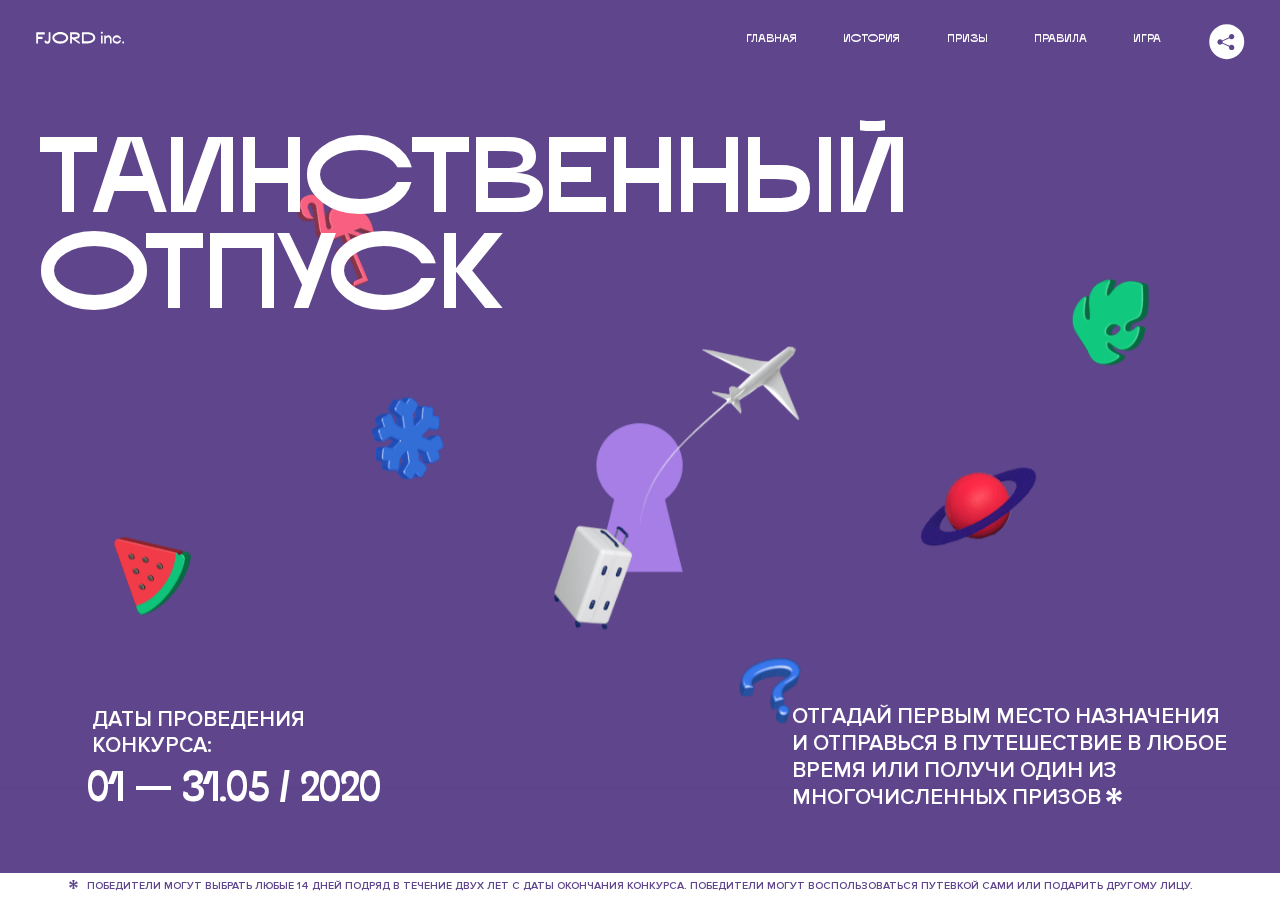
<file: 2/index.html>
<!DOCTYPE html>
<html lang="ru">
<head>
  <meta charset="UTF-8">
  <meta name="description" content="">
  <meta name="viewport" content="width=device-width, initial-scale=1.0">
  <meta http-equiv="X-UA-Compatible" content="ie=edge">
  <title>Mysterious Vacation</title>
<link href="css/style.min.css" rel="stylesheet">  <base href="https://htmlacademy-animation.github.io/1212351-magic-vacation-1/2/">
</head>
<body>
  <header class="page-header js-header">
    <div class="page-header__wrapper">
      <a href="#" class="page-header__logo" aria-label="Перейти на страницу FJORD.Inc">
        <svg width="100" height="15" viewBox="0 0 100 15" fill="none" xmlns="http://www.w3.org/2000/svg">
          <path d="M0.26 1.4V14H2.276V8.906H7.334V6.44H2.276V3.848H9.872V1.4H0.26ZM12.733 14.36C15.127 14.36 16.243 12.65 16.243 9.5V1.4H14.263V8.96C14.263 11.21 13.723 11.876 12.733 11.876C11.833 11.876 11.473 11.3 11.347 10.58L9.36702 10.94C9.63702 13.046 10.663 14.36 12.733 14.36ZM18.3918 7.7C18.3918 11.372 22.3878 14.36 27.3198 14.36C32.2518 14.36 36.2478 11.372 36.2478 7.7C36.2478 4.028 32.2518 1.04 27.3198 1.04C22.3878 1.04 18.3918 4.028 18.3918 7.7ZM20.6058 7.7C20.6058 5.378 23.6118 3.524 27.3198 3.524C30.9918 3.524 33.9798 5.378 33.9798 7.7C33.9798 10.004 30.9918 11.858 27.3198 11.858C23.6118 11.858 20.6058 10.004 20.6058 7.7ZM40.403 14V8.906H40.799L49.079 14.702V12.38L44.039 8.906H44.201C47.999 8.906 49.277 7.304 49.277 5.162C49.277 3.092 47.999 1.4 44.201 1.4H38.387V14H40.403ZM43.535 3.722C45.785 3.722 47.045 4.136 47.045 5.432C47.045 6.764 45.785 7.034 43.535 7.034H40.403V3.722H43.535ZM51.6936 1.382V14H57.8676C62.7456 14 66.7236 11.534 66.7236 7.7C66.7236 3.848 62.7456 1.382 57.8676 1.382H51.6936ZM53.7096 11.624V3.722H57.5436C61.5396 3.722 64.4916 5.018 64.4916 7.7C64.4916 10.238 61.5396 11.624 57.5436 11.624H53.7096ZM73.1832 14.018H74.9832V5H73.1832V14.018ZM72.9132 1.976C72.9132 2.57 73.3992 3.092 74.0832 3.092C74.7492 3.092 75.2352 2.57 75.2352 1.976C75.2352 1.382 74.7672 0.805999 74.0832 0.805999C73.3812 0.805999 72.9132 1.382 72.9132 1.976ZM76.7867 14H78.5687V9.104C78.7487 8.006 79.5947 6.962 81.0887 6.962C82.1147 6.962 83.2667 7.448 83.2667 9.554V14H85.0487V9.014C85.0487 6.152 83.2307 4.73 81.3587 4.73C79.9187 4.73 79.0727 5.558 78.5687 6.854V5H76.7867V14ZM90.9898 14.27C93.5098 14.27 95.3818 12.506 95.7238 10.328H94.0498C93.7258 11.3 92.6998 12.02 90.9898 12.02C88.8478 12.02 87.7678 10.922 87.7678 9.59C87.7678 8.24 88.8478 6.962 90.9898 6.962C92.7538 6.962 93.7978 7.844 94.0858 8.924H95.7418C95.4358 6.71 93.6178 4.73 90.9898 4.73C88.0918 4.73 86.1298 7.124 86.1298 9.59C86.1298 12.074 88.1278 14.27 90.9898 14.27ZM97.0693 12.938C97.0693 13.658 97.5553 14.144 98.2753 14.144C98.9953 14.144 99.4813 13.658 99.4813 12.938C99.4813 12.2 98.9953 11.714 98.2753 11.714C97.5553 11.714 97.0693 12.2 97.0693 12.938Z" fill="currentColor"></path>
        </svg>
      </a>
      <button class="page-header__toggler js-menu-toggler" type="button" aria-label="Управление мобильным меню"><span>Меню</span></button>
      <nav class="page-header__nav">
        <div class="page-header__menu js-menu" id="menu">
          <ul>
            <li>
              <a class="js-menu-link active" href="#top" data-href="top">главная</a>
            </li>
            <li>
              <a class="js-menu-link" href="#story" data-href="story">история</a>
            </li>
            <li>
              <a class="js-menu-link" href="#prizes" data-href="prizes">призы</a>
            </li>
            <li>
              <a class="js-menu-link" href="#rules" data-href="rules">правила</a>
            </li>
            <li>
              <a class="js-menu-link" href="#game" data-href="game">игра</a>
            </li>
          </ul>
        </div>
        <div class="page-header__social">
          <div class="social-block js-social-block">
            <button class="social-block__toggler" aria-label="Управлять блоком с социальными кнопками">
              <svg width="26" height="22" viewBox="0 0 27 22" fill="none" xmlns="http://www.w3.org/2000/svg">
                <path d="M19.6721 7.43664C21.6273 7.43664 23.213 5.85095 23.213 3.89566C23.213 1.94037 21.6273 0.354675 19.6721 0.354675C17.7168 0.354675 16.1311 1.94037 16.1311 3.89566C16.1311 4.19968 16.1728 4.49178 16.2458 4.77345L7.21751 8.95527C6.57519 8.05214 5.52303 7.46049 4.33078 7.46049C2.37549 7.46049 0.789795 9.04618 0.789795 11.0015C0.789795 12.9568 2.37549 14.5425 4.33078 14.5425C5.52303 14.5425 6.57668 13.9508 7.21751 13.0477L16.2458 17.2295C16.1743 17.5112 16.1311 17.8033 16.1311 18.1073C16.1311 20.0626 17.7168 21.6483 19.6721 21.6483C21.6273 21.6483 23.213 20.0626 23.213 18.1073C23.213 16.152 21.6273 14.5663 19.6721 14.5663C18.4798 14.5663 17.4262 15.158 16.7853 16.0611L7.75701 11.8793C7.82854 11.5976 7.87176 11.3055 7.87176 11.0015C7.87176 10.6974 7.83003 10.4053 7.75701 10.1237L16.7853 5.94186C17.4262 6.84499 18.4783 7.43664 19.6721 7.43664Z" fill="currentColor"></path>
              </svg>
            </button>
            <ul class="social-block__list">
              <li>
                <a class="social-block__link social-block__link--fb" href="#" aria-label="Мы на Facebook">
                  <svg width="8" height="17" viewBox="0 0 8 17" fill="none" xmlns="http://www.w3.org/2000/svg">
                    <path d="M4.24646 16.9899H1.09275L1.05793 8.49828H0V5.30707H1.05793V3.81124C1.05793 1.42084 2.57654 0 5.21735 0H7.41758V3.18585H5.30841C4.28262 3.18585 4.2478 3.48582 4.2478 4.24914V5.30707H7.42964L7.16716 8.49828H4.2478V16.9899H4.24646Z" fill="currentColor"></path>
                  </svg>
                </a>
              </li>
              <li>
                <a class="social-block__link social-block__link--insta" href="#" aria-label="Мы в Instagram">
                  <svg width="15" height="15" viewBox="0 0 15 15" fill="none" xmlns="http://www.w3.org/2000/svg">
                    <path d="M11.0197 0H4.19806C2.14246 0 0.471191 1.66993 0.471191 3.72285V10.5499C0.471191 12.6082 2.14112 14.2727 4.19806 14.2727H11.0197C13.0753 14.2727 14.7466 12.6082 14.7466 10.5499V3.72285C14.7466 1.67127 13.0753 0 11.0197 0ZM11.0197 12.4849H4.19806C3.13076 12.4849 2.26432 11.6158 2.26432 10.5512V3.72419C2.26432 2.65956 3.13076 1.79715 4.19806 1.79715H11.0197C12.087 1.79715 12.9535 2.6609 12.9535 3.72419V10.5512C12.9535 11.6145 12.087 12.4849 11.0197 12.4849Z" fill="currentColor"></path>
                    <path d="M7.60887 3.11084C5.38989 3.11084 3.58203 4.9187 3.58203 7.14036C3.58203 9.35532 5.38989 11.1645 7.60887 11.1645C9.83053 11.1645 11.6357 9.35666 11.6357 7.14036C11.6357 4.9187 9.83053 3.11084 7.60887 3.11084ZM7.60887 9.36871C6.37551 9.36871 5.37784 8.37372 5.37784 7.14036C5.37784 5.90699 6.37551 4.90665 7.60887 4.90665C8.83822 4.90665 9.84259 5.90833 9.84259 7.14036C9.84392 8.37238 8.83822 9.36871 7.60887 9.36871Z" fill="currentColor"></path>
                    <path d="M11.3573 2.35962C10.8256 2.35962 10.3931 2.79752 10.3931 3.32381C10.3931 3.85546 10.8256 4.29336 11.3573 4.29336C11.8862 4.29336 12.3215 3.85546 12.3215 3.32381C12.3215 2.79752 11.8862 2.35962 11.3573 2.35962Z" fill="currentColor"></path>
                  </svg>
                </a>
              </li>
              <li>
                <a class="social-block__link social-block__link--vk" href="#" aria-label="Мы ВКонтакте">
                  <svg width="17" height="10" viewBox="0 0 17 10" fill="none" xmlns="http://www.w3.org/2000/svg">
                    <path d="M14.1234 4.9002C14.1234 4.9002 16.3623 1.72708 16.5866 0.680242C16.6595 0.312285 16.4947 0.103188 16.1069 0.103188C16.1069 0.103188 14.8193 0.103188 14.168 0.103188C13.7235 0.103188 13.5587 0.293278 13.4235 0.579768C13.4235 0.579768 12.3724 2.82553 11.0969 4.24712C10.6861 4.70333 10.4781 4.84318 10.2511 4.84318C10.0646 4.84318 9.98625 4.6911 9.98625 4.27834V0.649016C9.98625 0.147997 9.92545 0.00135496 9.5066 0.00135496H6.39628C6.15578 0.00135496 6.0085 0.134417 6.0085 0.324506C6.0085 0.801084 6.73406 0.908351 6.73406 2.20231V4.87305C6.73406 5.40529 6.70569 5.61575 6.45303 5.61575C5.78016 5.61575 4.19528 3.30618 3.30623 0.678887C3.12923 0.145282 2.93737 0 2.43475 0H0.486409C0.205373 0 0 0.190085 0 0.476576C0 0.991172 0.60666 3.40801 2.99277 6.64358C4.59927 8.8201 6.70569 10 8.60269 10C9.76196 10 10.0416 9.80312 10.0416 9.31432V7.63883C10.0416 7.22607 10.2065 7.04956 10.4429 7.04956C10.7078 7.04956 11.1847 7.13238 12.2805 8.22268C13.5843 9.47862 13.6762 10 14.3896 10H16.5676C16.7919 10 17 9.89273 17 9.52342C17 9.02919 16.3623 8.15343 15.384 7.10659C14.9801 6.56755 14.3302 5.98914 14.1248 5.72301C13.8275 5.40801 13.9154 5.23014 14.1234 4.9002Z" fill="currentColor"></path>
                  </svg>
                </a>
              </li>
            </ul>
          </div>
        </div>
      </nav>
    </div>
  </header>

  <main class="page-content">

    <section class="animation-screen"></section>

    <section class="screen screen--hidden screen--intro" id="top">
      <div class="screen__wrapper">
        <div class="intro">
          <h1 class="intro__title">Таинственный отпуск</h1>
          <div class="intro__content">
            <div class="intro__info">
              <p class="intro__label">Даты проведения конкурса:</p>
              <p class="intro__date">01 — 31.05 / 2020</p>
            </div>
            <div class="intro__message">
              <p>
                Отгадай первым место назначения и&nbsp;отправься в&nbsp;путешествие в&nbsp;любое время или получи один из многочисленных призов
                <svg width="16" height="16" viewBox="0 0 10 10" fill="none" xmlns="http://www.w3.org/2000/svg">
                  <path d="M0 6.35337L3.90271 4.99012L0 3.64663L1.34615 1.32374L4.44287 4.01073L3.67364 0H6.34615L5.57692 4.01073L8.65385 1.32374L10 3.64663L6.13405 4.99012L10 6.35337L8.65385 8.65651L5.57692 5.98927L6.34615 10H3.67364L4.44287 5.96952L1.34615 8.65651L0 6.35337Z" fill="currentColor"></path>
                </svg>
              </p>
            </div>
          </div>
        </div>
      </div>
      <div class="screen__footer js-footer">
        <button class="screen__footer-enlarge js-footer-toggler" type="button" aria-label="Показать сообщение">
          <svg width="10" height="10" viewBox="0 0 10 10" fill="none" xmlns="http://www.w3.org/2000/svg">
            <path d="M0 6.35337L3.90271 4.99012L0 3.64663L1.34615 1.32374L4.44287 4.01073L3.67364 0H6.34615L5.57692 4.01073L8.65385 1.32374L10 3.64663L6.13405 4.99012L10 6.35337L8.65385 8.65651L5.57692 5.98927L6.34615 10H3.67364L4.44287 5.96952L1.34615 8.65651L0 6.35337Z" fill="currentColor"></path>
          </svg>
        </button>
        <button class="screen__footer-collapse js-footer-toggler" type="button" aria-label="Скрыть сообщение">
          <svg width="13" height="13" viewBox="0 0 13 13" fill="none" xmlns="http://www.w3.org/2000/svg">
            <line x1="12.3536" y1="0.353553" x2="0.738349" y2="11.9688" stroke="currentColor"></line>
            <line x1="0.738319" y1="0.539925" x2="12.3535" y2="12.1551" stroke="currentColor"></line>
          </svg>
        </button>
        <div class="screen__footer-wrapper">
          <div class="screen__footer-announce">
            <p class="screen__footer-label">Даты проведения конкурса:</p>
            <p class="screen__footer-date">01 — 31.05 / 2020</p>
          </div>
          <div class="screen__footer-note">
            <p>
              <svg width="10" height="10" viewBox="0 0 10 10" fill="none" xmlns="http://www.w3.org/2000/svg">
                <path d="M0 6.35337L3.90271 4.99012L0 3.64663L1.34615 1.32374L4.44287 4.01073L3.67364 0H6.34615L5.57692 4.01073L8.65385 1.32374L10 3.64663L6.13405 4.99012L10 6.35337L8.65385 8.65651L5.57692 5.98927L6.34615 10H3.67364L4.44287 5.96952L1.34615 8.65651L0 6.35337Z" fill="currentColor"></path>
              </svg>
              <span>Победители могут выбрать любые 14 дней подряд в&nbsp;течение двух лет с&nbsp;даты окончания конкурса. Победители могут воспользоваться путевкой сами или подарить другому лицу.</span>
            </p>
          </div>
        </div>
      </div>
    </section>

    <section class="screen screen--hidden screen--story" id="story">

      <div class="slider swiper-container js-slider">

        <div class="swiper-wrapper">

          <div class="slider__item swiper-slide">
            <h2 class="slider__item-title">История</h2>
            <p class="slider__item-text">Джеймс Таргет был основателем компании &laquo;Fjord Inc.&raquo;. С&nbsp;1965 года &laquo;Fjord Inc.&raquo; прославилась надёжными и&nbsp;удобными чемоданами и&nbsp;аксессуарами для туристов.</p>
          </div>

          <div class="slider__item swiper-slide">
            <p class="slider__item-text">Когда Джеймсу было 7&nbsp;лет, в&nbsp;их&nbsp;доме гостил дядюшка и&nbsp;развлекал детей рассказами о&nbsp;своей поездке в&nbsp;место, показавшееся малышу Таргету невероятным. Тогда Джеймс решил, что однажды посетит его, но&nbsp;не&nbsp;будет рассказывать о&nbsp;мечте, пока не&nbsp;осуществит.</p>
          </div>

          <div class="slider__item swiper-slide">
            <p class="slider__item-text">Джеймс Таргет стал увлеченным путешественником. Он&nbsp;посетил 5&nbsp;континентов, 126&nbsp;стран.</p>
          </div>

          <div class="slider__item swiper-slide">
            <p class="slider__item-text">Он&nbsp;сплавлялся по&nbsp;Амазонке и&nbsp;погружался в&nbsp;пещеры Франции, медитировал в&nbsp;горах Тибета и&nbsp;пожимал руку вождя племени Акугауа.</p>
          </div>

          <div class="slider__item swiper-slide">
            <p class="slider__item-text">Из&nbsp;своих поездок Джеймс Таргет привозил идеи, как сделать свои чемоданы &laquo;Fjord Inc.&raquo; удобными и&nbsp;приспособленными к&nbsp;разным дорожным условиям.</p>
          </div>

          <div class="slider__item swiper-slide">
            <p class="slider__item-text">Всё это время Джеймс не&nbsp;оставлял идею поездки своей мечты. Однако, как только он&nbsp;брался за&nbsp;планирование, возникали препятствия, не&nbsp;позволяющие отправиться туда.</p>
          </div>

          <div class="slider__item swiper-slide">
            <p class="slider__item-text">В&nbsp;возрасте 67&nbsp;лет Джеймс Таргет попал под лавину и&nbsp;погиб. В&nbsp;своём завещании он&nbsp;поручил отправить в&nbsp;заветное путешествие трёх смельчаков, единых с&nbsp;ним духом.</p>
          </div>

          <div class="slider__item swiper-slide">
            <p class="slider__item-text">Тех, кто сможет узнать таинственное место, задавая вопросы специально обученному ИИ&nbsp;&laquo;Соне&raquo;, ждет фантастическое путешествие.</p>
          </div>
        </div>
        <div class="slider__controls">
          <button class="slider__control slider__control--prev js-control-prev" type="button" aria-label="Показать предыдущую историю">
            <svg width="12" height="22" viewBox="0 0 12 22" fill="none" xmlns="http://www.w3.org/2000/svg">
              <path d="M11 1L1 11L11 21" stroke="currentColor" stroke-width="2" stroke-linejoin="round"></path>
            </svg>
          </button>
          <button class="slider__control slider__control--next js-control-next" type="button" aria-label="Показать следующую историю">
            <svg width="12" height="22" viewBox="0 0 12 22" fill="none" xmlns="http://www.w3.org/2000/svg">
              <path d="M1 1L11 11L1 21" stroke="currentColor" stroke-width="2" stroke-linejoin="round"></path>
            </svg>
          </button>
        </div>
        <div class="slider__pagination swiper-pagination"></div>
      </div>
    </section>

    <section class="screen screen--hidden screen--prizes" id="prizes">
      <div class="screen__wrapper">
        <div class="prizes">
          <h2 class="prizes__title">ПРизы</h2>
          <div class="prizes__lead">
            <p>Найди ответ и&nbsp;получи один из&nbsp;призов:</p>
          </div>
          <ul class="prizes__list">
            <li class="prizes__item prizes__item--journeys">
              <div class="prizes__icon">
                <picture>
                  <source srcset="img/prize1-mob.svg" media="(orientation: portrait)">
                  <img src="img/prize1.svg" alt="">
                </picture>
              </div>
              <p class="prizes__desc">
                <b>3</b>
                <span>загадочных путешествия</span>
              </p>
            </li>
            <li class="prizes__item prizes__item--cases">
              <div class="prizes__icon">
                <picture>
                  <source srcset="img/prize2-mob.svg" media="(orientation: portrait)">
                  <img src="img/prize2.svg" alt="">
                </picture>
              </div>
              <p class="prizes__desc">
                <b>7</b>
                <span>надежных чемоданов</span>
              </p>
            </li>
            <li class="prizes__item prizes__item--codes">
              <div class="prizes__icon">
                <picture>
                  <source srcset="img/prize3-mob.svg" media="(orientation: portrait)">
                  <img src="img/prize3.svg" alt="">
                </picture>
              </div>
              <p class="prizes__desc">
                <b>900</b>
                <span>
                  промокодов на&nbsp;скидку 15%
                  <svg width="10" height="10" viewBox="0 0 10 10" fill="none" xmlns="http://www.w3.org/2000/svg">
                    <path d="M0 6.35337L3.90271 4.99012L0 3.64663L1.34615 1.32374L4.44287 4.01073L3.67364 0H6.34615L5.57692 4.01073L8.65385 1.32374L10 3.64663L6.13405 4.99012L10 6.35337L8.65385 8.65651L5.57692 5.98927L6.34615 10H3.67364L4.44287 5.96952L1.34615 8.65651L0 6.35337Z" fill="currentColor"></path>
                  </svg>
                </span>
              </p>
            </li>
          </ul>
        </div>
      </div>
      <div class="screen__footer js-footer">
        <button class="screen__footer-enlarge js-footer-toggler" type="button" aria-label="Показать сообщение">
          <svg width="10" height="10" viewBox="0 0 10 10" fill="none" xmlns="http://www.w3.org/2000/svg">
            <path d="M0 6.35337L3.90271 4.99012L0 3.64663L1.34615 1.32374L4.44287 4.01073L3.67364 0H6.34615L5.57692 4.01073L8.65385 1.32374L10 3.64663L6.13405 4.99012L10 6.35337L8.65385 8.65651L5.57692 5.98927L6.34615 10H3.67364L4.44287 5.96952L1.34615 8.65651L0 6.35337Z" fill="currentColor"></path>
          </svg>
        </button>
        <button class="screen__footer-collapse js-footer-toggler" type="button" aria-label="Скрыть сообщение">
          <svg width="13" height="13" viewBox="0 0 13 13" fill="none" xmlns="http://www.w3.org/2000/svg">
            <line x1="12.3536" y1="0.353553" x2="0.738349" y2="11.9688" stroke="currentColor"></line>
            <line x1="0.738319" y1="0.539925" x2="12.3535" y2="12.1551" stroke="currentColor"></line>
          </svg>
        </button>
        <div class="screen__footer-wrapper">
          <div class="screen__footer-announce">
            <p class="screen__footer-label">Даты проведения конкурса:</p>
            <p class="screen__footer-date">01 — 31.05 / 2020</p>
          </div>
          <div class="screen__footer-note">
            <p>
              <svg width="10" height="10" viewBox="0 0 10 10" fill="none" xmlns="http://www.w3.org/2000/svg">
                <path d="M0 6.35337L3.90271 4.99012L0 3.64663L1.34615 1.32374L4.44287 4.01073L3.67364 0H6.34615L5.57692 4.01073L8.65385 1.32374L10 3.64663L6.13405 4.99012L10 6.35337L8.65385 8.65651L5.57692 5.98927L6.34615 10H3.67364L4.44287 5.96952L1.34615 8.65651L0 6.35337Z" fill="currentColor"></path>
              </svg>
              <span>Скидка&nbsp;15% на&nbsp;единоразовое приобретение путёвки с&nbsp;1&nbsp;июня 2020 по&nbsp;31&nbsp;мая 2022&nbsp;года. Суммируется с&nbsp;другими акциями</span>
            </p>
          </div>
        </div>
      </div>
    </section>

    <section class="screen screen--hidden screen--rules" id="rules">
      <div class="screen__wrapper">
        <div class="rules">
          <h2 class="rules__title">Правила</h2>
          <div class="rules__lead">
            <p>Для того чтобы получить наследство Джеймса Таргета, тебе нужно выведать у&nbsp;&laquo;Сони&raquo;, куда предстоит отправиться тебе в&nbsp;случае победы</p>
          </div>
          <ol class="rules__list">
            <li class="rules__item">
              <p>Тебе отводится <br>5&nbsp;минут</p>
            </li>
            <li class="rules__item">
              <p>Задавай любые вопросы в&nbsp;текстовом поле</p>
            </li>
            <li class="rules__item">
              <p>Нажимай кнопку &laquo;Узнать&raquo;, чтобы получить ответ</p>
            </li>
            <li class="rules__item">
              <p>&laquo;Соня&raquo; может отвечать только&nbsp;Да или Нет</p>
            </li>
          </ol>
          <a href="#game" class="rules__link btn">Погнали!</a>
        </div>
      </div>
      <div class="screen__disclaimer">
        <div class="disclaimer">
          <ul>
            <li>
              <a href="#">Правовая информация</a>
            </li>
            <li>
              <a href="#">Подробные правила</a>
            </li>
          </ul>
        </div>
      </div>
    </section>

    <section class="screen screen--hidden screen--game" id="game">
      <div class="screen__wrapper">
        <div class="game">
          <div class="game__header">
            <h2 class="game__title">Игра</h2>
            <div class="game__counter">
              <span>05</span>:<span>00</span>
            </div>
          </div>
          <div class="game__body">
            <div class="chat">
              <div class="chat__body js-chat">
                <ul class="chat__list" id="messages"></ul>
              </div>
              <div class="chat__footer">
                <form action="#" method="post" class="form" id="message-form">
                  <label for="message-field" class="visually-hidden">Поле для ввода вопроса</label>
                  <input type="text" class="form__field" id="message-field">
                  <button class="form__button btn">
                    Узнать
                    <svg width="18" height="19" viewBox="0 0 18 19" fill="none" xmlns="http://www.w3.org/2000/svg">
                      <path stroke="currentColor" stroke-width="2" d="M9 19V1"></path>
                      <path d="M1 9l8-8 8 8" stroke="currentColor" stroke-width="2" stroke-linejoin="round"></path>
                    </svg>
                  </button>
                </form>
              </div>
            </div>
          </div>
          <!-- временные кнопки для показа результата -->
          <div class="game__buttons">
            <button class="game__button btn js-show-result" type="button" data-target="result">Положительный результат</button>
            <button class="game__button btn js-show-result" type="button" data-target="result2">Положительный результат - 2</button>
            <button class="game__button btn js-show-result" type="button" data-target="result3">Отрицательный результат</button>
          </div>
        </div>
      </div>
    </section>

    <section class="screen screen--hidden screen--result" id="result">
      <div class="screen__wrapper">
        <div class="result result--trip">
          <div class="result__image">
            <picture>
              <source srcset="img/result1-mob.png 1x, img/result1-mob@2x.png 2x" media="(max-width: 768px) and (orientation: portrait)">
              <img src="img/result1.png" srcset="img/result1@2x.png 2x" alt="">
            </picture>
          </div>
          <h2 class="result__title">
            <span class="visually-hidden">ПОбеда!</span>
            <svg xmlns="http://www.w3.org/2000/svg" viewBox="0 0 568.85 109.24">
              <path d="M16,24.44V92H2.6V8H75V92H61.52V24.44H16Z" transform="translate(-2.1 -1.5)" fill="none" stroke="currentColor"></path>
              <path d="M148.76,5.6c32.88,0,59.52,19.92,59.52,44.4s-26.64,44.4-59.52,44.4S89.24,74.48,89.24,50,115.88,5.6,148.76,5.6Zm0,72.12c24.48,0,44.4-12.36,44.4-27.72s-19.92-27.84-44.4-27.84C124,22.16,104,34.52,104,50S124,77.72,148.76,77.72Z" transform="translate(-2.1 -1.5)" fill="none" stroke="currentColor"></path>
              <path d="M287.36,8V24.44H236v14.4h25.32c25.44,0,34,11.16,34,26.52,0,15.6-8.52,26.64-34,26.64H222.56V8h64.8ZM256.88,76.52c15.12,0,23.52-2,23.52-11.52S272,54.44,256.88,54.44H236V76.52h20.88Z" transform="translate(-2.1 -1.5)" fill="none" stroke="currentColor"></path>
              <path d="M371.47,8V24.44H320.84V41.6h33.6V58h-33.6V75.56h50.64V92H307.4V8h64.08Z" transform="translate(-2.1 -1.5)" fill="none" stroke="currentColor"></path>
              <path d="M382.39,110.24V75.56h7.44c4.56-4.68,7.8-18.36,8.76-56L399,8h48.6V75.56h10v34.68H442.87V92H397v18.24H382.39Zm51.72-34.68V24.44H411.55v3.12c-0.48,22.44-3.24,37.68-7.2,48h29.76Z" transform="translate(-2.1 -1.5)" fill="none" stroke="currentColor"></path>
              <path d="M463.75,92l28-84h27.12l28.08,84H533.47l-7.8-23.52h-37.8L480.07,92H463.75Zm56.64-40L507,11.84,493.51,52h26.88Z" transform="translate(-2.1 -1.5)" fill="none" stroke="currentColor"></path>
              <path d="M554.12,70.4L555.55,2H569l1.44,68.4H554.12Zm8.28,6.36c4.8,0,8,3.24,8,8.16a8,8,0,1,1-16.08,0C554.35,80,557.59,76.76,562.39,76.76Z" transform="translate(-2.1 -1.5)" fill="none" stroke="currentColor"></path>
            </svg>
          </h2>
          <div class="result__text">
            <p>ты&nbsp;отправляешься в&nbsp;Арктику!</p>
          </div>
          <div class="result__form">
            <form action="#" method="post" class="form form--result">
              <label for="email-field" class="form__label">зарегистрируй результат</label>
              <input type="email" class="form__field" id="email-field" placeholder="e-mail для регистации результата и получения приза" required="">
              <button class="form__button btn">
                отправить
                <svg width="18" height="19" viewBox="0 0 18 19" fill="none" xmlns="http://www.w3.org/2000/svg">
                  <path stroke="currentColor" stroke-width="2" d="M9 19V1"></path>
                  <path d="M1 9l8-8 8 8" stroke="currentColor" stroke-width="2" stroke-linejoin="round"></path>
                </svg>
              </button>
            </form>
          </div>
        </div>
      </div>
    </section>

    <section class="screen screen--hidden screen--result" id="result2">
      <div class="screen__wrapper">
        <div class="result result--prize">
          <div class="result__image">
            <picture>
              <source srcset="img/result2-mob.png 1x, img/result2-mob@2x.png 2x" media="(max-width: 768px) and (orientation: portrait)">
              <img src="img/result2.png" srcset="img/result2@2x.png 2x" alt="">
            </picture>
          </div>
          <h2 class="result__title">
            <span class="visually-hidden">ПОбеда!</span>
            <svg xmlns="http://www.w3.org/2000/svg" viewBox="0 0 568.85 109.24">
              <path d="M16,24.44V92H2.6V8H75V92H61.52V24.44H16Z" transform="translate(-2.1 -1.5)" fill="none" stroke="currentColor"></path>
              <path d="M148.76,5.6c32.88,0,59.52,19.92,59.52,44.4s-26.64,44.4-59.52,44.4S89.24,74.48,89.24,50,115.88,5.6,148.76,5.6Zm0,72.12c24.48,0,44.4-12.36,44.4-27.72s-19.92-27.84-44.4-27.84C124,22.16,104,34.52,104,50S124,77.72,148.76,77.72Z" transform="translate(-2.1 -1.5)" fill="none" stroke="currentColor"></path>
              <path d="M287.36,8V24.44H236v14.4h25.32c25.44,0,34,11.16,34,26.52,0,15.6-8.52,26.64-34,26.64H222.56V8h64.8ZM256.88,76.52c15.12,0,23.52-2,23.52-11.52S272,54.44,256.88,54.44H236V76.52h20.88Z" transform="translate(-2.1 -1.5)" fill="none" stroke="currentColor"></path>
              <path d="M371.47,8V24.44H320.84V41.6h33.6V58h-33.6V75.56h50.64V92H307.4V8h64.08Z" transform="translate(-2.1 -1.5)" fill="none" stroke="currentColor"></path>
              <path d="M382.39,110.24V75.56h7.44c4.56-4.68,7.8-18.36,8.76-56L399,8h48.6V75.56h10v34.68H442.87V92H397v18.24H382.39Zm51.72-34.68V24.44H411.55v3.12c-0.48,22.44-3.24,37.68-7.2,48h29.76Z" transform="translate(-2.1 -1.5)" fill="none" stroke="currentColor"></path>
              <path d="M463.75,92l28-84h27.12l28.08,84H533.47l-7.8-23.52h-37.8L480.07,92H463.75Zm56.64-40L507,11.84,493.51,52h26.88Z" transform="translate(-2.1 -1.5)" fill="none" stroke="currentColor"></path>
              <path d="M554.12,70.4L555.55,2H569l1.44,68.4H554.12Zm8.28,6.36c4.8,0,8,3.24,8,8.16a8,8,0,1,1-16.08,0C554.35,80,557.59,76.76,562.39,76.76Z" transform="translate(-2.1 -1.5)" fill="none" stroke="currentColor"></path>
            </svg>
          </h2>
          <div class="result__text">
            <p>чемодан &laquo;Fjord&nbsp;Inc.&raquo;&nbsp;твой</p>
          </div>
          <div class="result__form">
            <form action="#" method="post" class="form form--result">
              <label for="email-field2" class="form__label">зарегистрируй результат</label>
              <input type="email" class="form__field" id="email-field2" placeholder="e-mail для регистации результата и получения приза" required="">
              <button class="form__button btn">
                отправить
                <svg width="18" height="19" viewBox="0 0 18 19" fill="none" xmlns="http://www.w3.org/2000/svg">
                  <path stroke="currentColor" stroke-width="2" d="M9 19V1"></path>
                  <path d="M1 9l8-8 8 8" stroke="currentColor" stroke-width="2" stroke-linejoin="round"></path>
                </svg>
              </button>
            </form>
          </div>
        </div>
      </div>
    </section>

    <section class="screen screen--hidden screen--result" id="result3">
      <div class="screen__wrapper">
        <div class="result result--negative">
          <div class="result__image">
            <picture>
              <source srcset="img/result3-mob.png 1x, img/result3-mob@2x.png 2x" media="(max-width: 768px) and (orientation: portrait)">
              <img src="img/result3.png" srcset="img/result3@2x.png 2x" alt="">
            </picture>
          </div>
          <h2 class="result__title">
            <span class="visually-hidden">Не угадал!</span>
            <svg xmlns="http://www.w3.org/2000/svg" viewBox="0 0 660.77 109.24">
              <path d="M2.66,92V8H16.1V42.2H53.3V8H66.74V92H53.3V58.64H16.1V92H2.66Z" transform="translate(-2.16 -1.5)" fill="none" stroke="currentColor"></path>
              <path d="M147.62,8V24.44H97V41.6h33.6V58H97V75.56h50.64V92H83.54V8h64.08Z" transform="translate(-2.16 -1.5)" fill="none" stroke="currentColor"></path>
              <path d="M199.22,8l20.52,42.36L235.34,8h16.44l-31,84H204.38l9.48-25.92L185.78,8h13.44Z" transform="translate(-2.16 -1.5)" fill="none" stroke="currentColor"></path>
              <path d="M273.74,24.44V92H260.3V8h50.16V24.44H273.74Z" transform="translate(-2.16 -1.5)" fill="none" stroke="currentColor"></path>
              <path d="M307.1,92l28-84h27.12l28.08,84H376.82L369,68.48h-37.8L323.42,92H307.1Zm56.64-40L350.3,11.84,336.86,52h26.88Z" transform="translate(-2.16 -1.5)" fill="none" stroke="currentColor"></path>
              <path d="M396.38,110.24V75.56h7.44c4.56-4.68,7.8-18.36,8.76-56L412.94,8h48.6V75.56h10v34.68H456.86V92H411v18.24H396.38ZM448.1,75.56V24.44H425.54v3.12c-0.48,22.44-3.24,37.68-7.2,48H448.1Z" transform="translate(-2.16 -1.5)" fill="none" stroke="currentColor"></path>
              <path d="M477.74,92l28-84h27.12L560.9,92H547.46l-7.8-23.52h-37.8L494.06,92H477.74Zm56.64-40-13.44-40.2L507.5,52h26.88Z" transform="translate(-2.16 -1.5)" fill="none" stroke="currentColor"></path>
              <path d="M568.7,76.88a13.77,13.77,0,0,0,5,1c6.6,0,10.44-6.24,12-58.32L586.22,8h46.2V92H619V24.44H598.82l-0.12,3.12C597.14,81,589,94.4,573.74,94.4a28.55,28.55,0,0,1-6.72-.84Z" transform="translate(-2.16 -1.5)" fill="none" stroke="currentColor"></path>
              <path d="M646.1,70.4L647.54,2H661l1.44,68.4H646.1Zm8.28,6.36c4.8,0,8,3.24,8,8.16a8,8,0,0,1-16.08,0C646.34,80,649.58,76.76,654.38,76.76Z" transform="translate(-2.16 -1.5)" fill="none" stroke="currentColor"></path>
            </svg>
          </h2>
          <button class="result__button js-play" type="button">
            не сдавайся!
            <span>
              <svg width="27" height="22" viewBox="0 0 27 22" fill="none" xmlns="http://www.w3.org/2000/svg">
                <path d="M10.6899 1.47998C5.42992 1.47998 1.16992 5.73998 1.16992 11C1.16992 16.26 5.42992 20.52 10.6899 20.52C15.9499 20.52 20.2099 16.26 20.2099 11V7.13998" stroke="currentColor" stroke-width="2" stroke-miterlimit="10"></path>
                <path d="M15.1099 12.5099L20.1499 7.13989L25.3099 12.6299" stroke="currentColor" stroke-width="2" stroke-miterlimit="10" stroke-linejoin="round"></path>
              </svg>
            </span>
          </button>
        </div>
      </div>
    </section>

  </main>

<script src="js/script.js"></script></body>
</html>
</file>
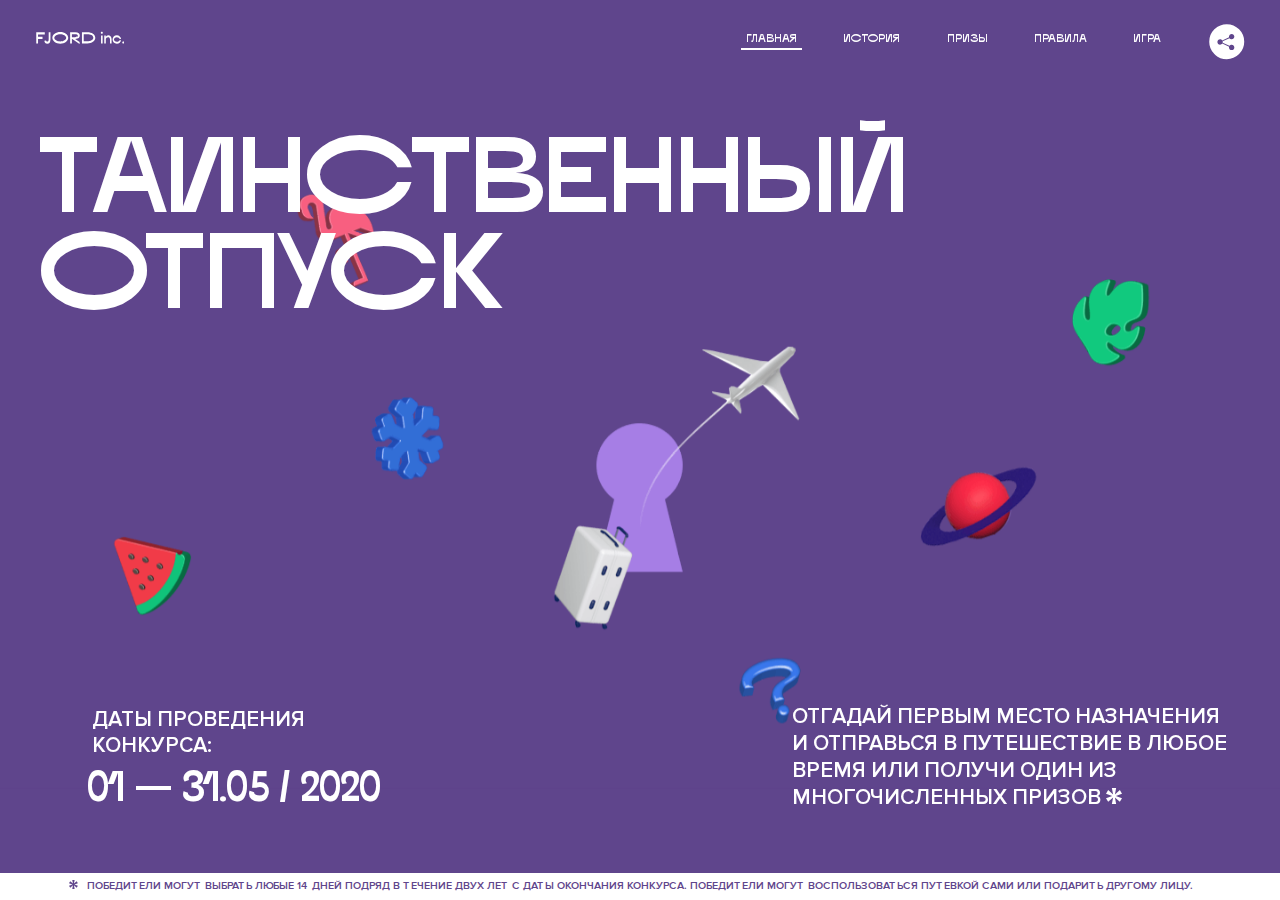
<file: 3/index.html>
<!DOCTYPE html>
<html lang="ru">
<head>
  <meta charset="UTF-8">
  <meta name="description" content="">
  <meta name="viewport" content="width=device-width, initial-scale=1.0">
  <meta http-equiv="X-UA-Compatible" content="ie=edge">
  <title>Mysterious Vacation</title>
<link href="css/style.min.css" rel="stylesheet">  <base href="https://htmlacademy-animation.github.io/1212351-magic-vacation-1/3/">
</head>
<body>
  <header class="page-header js-header">
    <div class="page-header__wrapper">
      <a href="#" class="page-header__logo" aria-label="Перейти на страницу FJORD.Inc">
        <svg width="100" height="15" viewBox="0 0 100 15" fill="none" xmlns="http://www.w3.org/2000/svg">
          <path d="M0.26 1.4V14H2.276V8.906H7.334V6.44H2.276V3.848H9.872V1.4H0.26ZM12.733 14.36C15.127 14.36 16.243 12.65 16.243 9.5V1.4H14.263V8.96C14.263 11.21 13.723 11.876 12.733 11.876C11.833 11.876 11.473 11.3 11.347 10.58L9.36702 10.94C9.63702 13.046 10.663 14.36 12.733 14.36ZM18.3918 7.7C18.3918 11.372 22.3878 14.36 27.3198 14.36C32.2518 14.36 36.2478 11.372 36.2478 7.7C36.2478 4.028 32.2518 1.04 27.3198 1.04C22.3878 1.04 18.3918 4.028 18.3918 7.7ZM20.6058 7.7C20.6058 5.378 23.6118 3.524 27.3198 3.524C30.9918 3.524 33.9798 5.378 33.9798 7.7C33.9798 10.004 30.9918 11.858 27.3198 11.858C23.6118 11.858 20.6058 10.004 20.6058 7.7ZM40.403 14V8.906H40.799L49.079 14.702V12.38L44.039 8.906H44.201C47.999 8.906 49.277 7.304 49.277 5.162C49.277 3.092 47.999 1.4 44.201 1.4H38.387V14H40.403ZM43.535 3.722C45.785 3.722 47.045 4.136 47.045 5.432C47.045 6.764 45.785 7.034 43.535 7.034H40.403V3.722H43.535ZM51.6936 1.382V14H57.8676C62.7456 14 66.7236 11.534 66.7236 7.7C66.7236 3.848 62.7456 1.382 57.8676 1.382H51.6936ZM53.7096 11.624V3.722H57.5436C61.5396 3.722 64.4916 5.018 64.4916 7.7C64.4916 10.238 61.5396 11.624 57.5436 11.624H53.7096ZM73.1832 14.018H74.9832V5H73.1832V14.018ZM72.9132 1.976C72.9132 2.57 73.3992 3.092 74.0832 3.092C74.7492 3.092 75.2352 2.57 75.2352 1.976C75.2352 1.382 74.7672 0.805999 74.0832 0.805999C73.3812 0.805999 72.9132 1.382 72.9132 1.976ZM76.7867 14H78.5687V9.104C78.7487 8.006 79.5947 6.962 81.0887 6.962C82.1147 6.962 83.2667 7.448 83.2667 9.554V14H85.0487V9.014C85.0487 6.152 83.2307 4.73 81.3587 4.73C79.9187 4.73 79.0727 5.558 78.5687 6.854V5H76.7867V14ZM90.9898 14.27C93.5098 14.27 95.3818 12.506 95.7238 10.328H94.0498C93.7258 11.3 92.6998 12.02 90.9898 12.02C88.8478 12.02 87.7678 10.922 87.7678 9.59C87.7678 8.24 88.8478 6.962 90.9898 6.962C92.7538 6.962 93.7978 7.844 94.0858 8.924H95.7418C95.4358 6.71 93.6178 4.73 90.9898 4.73C88.0918 4.73 86.1298 7.124 86.1298 9.59C86.1298 12.074 88.1278 14.27 90.9898 14.27ZM97.0693 12.938C97.0693 13.658 97.5553 14.144 98.2753 14.144C98.9953 14.144 99.4813 13.658 99.4813 12.938C99.4813 12.2 98.9953 11.714 98.2753 11.714C97.5553 11.714 97.0693 12.2 97.0693 12.938Z" fill="currentColor"></path>
        </svg>
      </a>
      <button class="page-header__toggler js-menu-toggler" type="button" aria-label="Управление мобильным меню"><span>Меню</span></button>
      <nav class="page-header__nav">
        <div class="page-header__menu js-menu" id="menu">
          <ul>
            <li>
              <a class="js-menu-link active" href="#top" data-href="top">главная</a>
            </li>
            <li>
              <a class="js-menu-link" href="#story" data-href="story">история</a>
            </li>
            <li>
              <a class="js-menu-link" href="#prizes" data-href="prizes">призы</a>
            </li>
            <li>
              <a class="js-menu-link" href="#rules" data-href="rules">правила</a>
            </li>
            <li>
              <a class="js-menu-link" href="#game" data-href="game">игра</a>
            </li>
          </ul>
        </div>
        <div class="page-header__social">
          <div class="social-block js-social-block">
            <button class="social-block__toggler" aria-label="Управлять блоком с социальными кнопками">
              <svg width="26" height="22" viewBox="0 0 27 22" fill="none" xmlns="http://www.w3.org/2000/svg">
                <path d="M19.6721 7.43664C21.6273 7.43664 23.213 5.85095 23.213 3.89566C23.213 1.94037 21.6273 0.354675 19.6721 0.354675C17.7168 0.354675 16.1311 1.94037 16.1311 3.89566C16.1311 4.19968 16.1728 4.49178 16.2458 4.77345L7.21751 8.95527C6.57519 8.05214 5.52303 7.46049 4.33078 7.46049C2.37549 7.46049 0.789795 9.04618 0.789795 11.0015C0.789795 12.9568 2.37549 14.5425 4.33078 14.5425C5.52303 14.5425 6.57668 13.9508 7.21751 13.0477L16.2458 17.2295C16.1743 17.5112 16.1311 17.8033 16.1311 18.1073C16.1311 20.0626 17.7168 21.6483 19.6721 21.6483C21.6273 21.6483 23.213 20.0626 23.213 18.1073C23.213 16.152 21.6273 14.5663 19.6721 14.5663C18.4798 14.5663 17.4262 15.158 16.7853 16.0611L7.75701 11.8793C7.82854 11.5976 7.87176 11.3055 7.87176 11.0015C7.87176 10.6974 7.83003 10.4053 7.75701 10.1237L16.7853 5.94186C17.4262 6.84499 18.4783 7.43664 19.6721 7.43664Z" fill="currentColor"></path>
              </svg>
            </button>
            <ul class="social-block__list">
              <li>
                <a class="social-block__link social-block__link--fb" href="#" aria-label="Мы на Facebook">
                  <svg width="8" height="17" viewBox="0 0 8 17" fill="none" xmlns="http://www.w3.org/2000/svg">
                    <path d="M4.24646 16.9899H1.09275L1.05793 8.49828H0V5.30707H1.05793V3.81124C1.05793 1.42084 2.57654 0 5.21735 0H7.41758V3.18585H5.30841C4.28262 3.18585 4.2478 3.48582 4.2478 4.24914V5.30707H7.42964L7.16716 8.49828H4.2478V16.9899H4.24646Z" fill="currentColor"></path>
                  </svg>
                </a>
              </li>
              <li>
                <a class="social-block__link social-block__link--insta" href="#" aria-label="Мы в Instagram">
                  <svg width="15" height="15" viewBox="0 0 15 15" fill="none" xmlns="http://www.w3.org/2000/svg">
                    <path d="M11.0197 0H4.19806C2.14246 0 0.471191 1.66993 0.471191 3.72285V10.5499C0.471191 12.6082 2.14112 14.2727 4.19806 14.2727H11.0197C13.0753 14.2727 14.7466 12.6082 14.7466 10.5499V3.72285C14.7466 1.67127 13.0753 0 11.0197 0ZM11.0197 12.4849H4.19806C3.13076 12.4849 2.26432 11.6158 2.26432 10.5512V3.72419C2.26432 2.65956 3.13076 1.79715 4.19806 1.79715H11.0197C12.087 1.79715 12.9535 2.6609 12.9535 3.72419V10.5512C12.9535 11.6145 12.087 12.4849 11.0197 12.4849Z" fill="currentColor"></path>
                    <path d="M7.60887 3.11084C5.38989 3.11084 3.58203 4.9187 3.58203 7.14036C3.58203 9.35532 5.38989 11.1645 7.60887 11.1645C9.83053 11.1645 11.6357 9.35666 11.6357 7.14036C11.6357 4.9187 9.83053 3.11084 7.60887 3.11084ZM7.60887 9.36871C6.37551 9.36871 5.37784 8.37372 5.37784 7.14036C5.37784 5.90699 6.37551 4.90665 7.60887 4.90665C8.83822 4.90665 9.84259 5.90833 9.84259 7.14036C9.84392 8.37238 8.83822 9.36871 7.60887 9.36871Z" fill="currentColor"></path>
                    <path d="M11.3573 2.35962C10.8256 2.35962 10.3931 2.79752 10.3931 3.32381C10.3931 3.85546 10.8256 4.29336 11.3573 4.29336C11.8862 4.29336 12.3215 3.85546 12.3215 3.32381C12.3215 2.79752 11.8862 2.35962 11.3573 2.35962Z" fill="currentColor"></path>
                  </svg>
                </a>
              </li>
              <li>
                <a class="social-block__link social-block__link--vk" href="#" aria-label="Мы ВКонтакте">
                  <svg width="17" height="10" viewBox="0 0 17 10" fill="none" xmlns="http://www.w3.org/2000/svg">
                    <path d="M14.1234 4.9002C14.1234 4.9002 16.3623 1.72708 16.5866 0.680242C16.6595 0.312285 16.4947 0.103188 16.1069 0.103188C16.1069 0.103188 14.8193 0.103188 14.168 0.103188C13.7235 0.103188 13.5587 0.293278 13.4235 0.579768C13.4235 0.579768 12.3724 2.82553 11.0969 4.24712C10.6861 4.70333 10.4781 4.84318 10.2511 4.84318C10.0646 4.84318 9.98625 4.6911 9.98625 4.27834V0.649016C9.98625 0.147997 9.92545 0.00135496 9.5066 0.00135496H6.39628C6.15578 0.00135496 6.0085 0.134417 6.0085 0.324506C6.0085 0.801084 6.73406 0.908351 6.73406 2.20231V4.87305C6.73406 5.40529 6.70569 5.61575 6.45303 5.61575C5.78016 5.61575 4.19528 3.30618 3.30623 0.678887C3.12923 0.145282 2.93737 0 2.43475 0H0.486409C0.205373 0 0 0.190085 0 0.476576C0 0.991172 0.60666 3.40801 2.99277 6.64358C4.59927 8.8201 6.70569 10 8.60269 10C9.76196 10 10.0416 9.80312 10.0416 9.31432V7.63883C10.0416 7.22607 10.2065 7.04956 10.4429 7.04956C10.7078 7.04956 11.1847 7.13238 12.2805 8.22268C13.5843 9.47862 13.6762 10 14.3896 10H16.5676C16.7919 10 17 9.89273 17 9.52342C17 9.02919 16.3623 8.15343 15.384 7.10659C14.9801 6.56755 14.3302 5.98914 14.1248 5.72301C13.8275 5.40801 13.9154 5.23014 14.1234 4.9002Z" fill="currentColor"></path>
                  </svg>
                </a>
              </li>
            </ul>
          </div>
        </div>
      </nav>
    </div>
  </header>

  <main class="page-content">

    <section class="animation-screen"></section>

    <section class="screen screen--hidden screen--intro" id="top">
      <div class="screen__wrapper">
        <div class="intro">
          <h1 class="intro__title">Таинственный отпуск</h1>
          <div class="intro__content">
            <div class="intro__info">
              <p class="intro__label">Даты проведения конкурса:</p>
              <p class="intro__date">01 — 31.05 / 2020</p>
            </div>
            <div class="intro__message">
              <p>
                Отгадай первым место назначения и&nbsp;отправься в&nbsp;путешествие в&nbsp;любое время или получи один из многочисленных призов
                <svg width="16" height="16" viewBox="0 0 10 10" fill="none" xmlns="http://www.w3.org/2000/svg">
                  <path d="M0 6.35337L3.90271 4.99012L0 3.64663L1.34615 1.32374L4.44287 4.01073L3.67364 0H6.34615L5.57692 4.01073L8.65385 1.32374L10 3.64663L6.13405 4.99012L10 6.35337L8.65385 8.65651L5.57692 5.98927L6.34615 10H3.67364L4.44287 5.96952L1.34615 8.65651L0 6.35337Z" fill="currentColor"></path>
                </svg>
              </p>
            </div>
          </div>
        </div>
      </div>
      <div class="screen__footer">
        <button class="screen__footer-enlarge js-footer-toggler" type="button" aria-label="Показать сообщение">
          <svg width="10" height="10" viewBox="0 0 10 10" fill="none" xmlns="http://www.w3.org/2000/svg">
            <path d="M0 6.35337L3.90271 4.99012L0 3.64663L1.34615 1.32374L4.44287 4.01073L3.67364 0H6.34615L5.57692 4.01073L8.65385 1.32374L10 3.64663L6.13405 4.99012L10 6.35337L8.65385 8.65651L5.57692 5.98927L6.34615 10H3.67364L4.44287 5.96952L1.34615 8.65651L0 6.35337Z" fill="currentColor"></path>
          </svg>
        </button>
        <button class="screen__footer-collapse js-footer-toggler" type="button" aria-label="Скрыть сообщение">
          <svg width="13" height="13" viewBox="0 0 13 13" fill="none" xmlns="http://www.w3.org/2000/svg">
            <line x1="12.3536" y1="0.353553" x2="0.738349" y2="11.9688" stroke="currentColor"></line>
            <line x1="0.738319" y1="0.539925" x2="12.3535" y2="12.1551" stroke="currentColor"></line>
          </svg>
        </button>
        <div class="screen__footer-wrapper">
          <div class="screen__footer-announce">
            <p class="screen__footer-label">Даты проведения конкурса:</p>
            <p class="screen__footer-date">01 — 31.05 / 2020</p>
          </div>
          <div class="screen__footer-note">
            <p>
              <svg width="10" height="10" viewBox="0 0 10 10" fill="none" xmlns="http://www.w3.org/2000/svg">
                <path d="M0 6.35337L3.90271 4.99012L0 3.64663L1.34615 1.32374L4.44287 4.01073L3.67364 0H6.34615L5.57692 4.01073L8.65385 1.32374L10 3.64663L6.13405 4.99012L10 6.35337L8.65385 8.65651L5.57692 5.98927L6.34615 10H3.67364L4.44287 5.96952L1.34615 8.65651L0 6.35337Z" fill="currentColor"></path>
              </svg>
              <span>Победители могут выбрать любые 14 дней подряд в&nbsp;течение двух лет с&nbsp;даты окончания конкурса. Победители могут воспользоваться путевкой сами или подарить другому лицу.</span>
            </p>
          </div>
        </div>
      </div>
    </section>

    <section class="screen screen--hidden screen--story" id="story">

      <div class="slider swiper-container js-slider">

        <div class="swiper-wrapper">

          <div class="slider__item swiper-slide">
            <h2 class="slider__item-title">История</h2>
            <p class="slider__item-text">Джеймс Таргет был основателем компании &laquo;Fjord Inc.&raquo;. С&nbsp;1965 года &laquo;Fjord Inc.&raquo; прославилась надёжными и&nbsp;удобными чемоданами и&nbsp;аксессуарами для туристов.</p>
          </div>

          <div class="slider__item swiper-slide">
            <p class="slider__item-text">Когда Джеймсу было 7&nbsp;лет, в&nbsp;их&nbsp;доме гостил дядюшка и&nbsp;развлекал детей рассказами о&nbsp;своей поездке в&nbsp;место, показавшееся малышу Таргету невероятным. Тогда Джеймс решил, что однажды посетит его, но&nbsp;не&nbsp;будет рассказывать о&nbsp;мечте, пока не&nbsp;осуществит.</p>
          </div>

          <div class="slider__item swiper-slide">
            <p class="slider__item-text">Джеймс Таргет стал увлеченным путешественником. Он&nbsp;посетил 5&nbsp;континентов, 126&nbsp;стран.</p>
          </div>

          <div class="slider__item swiper-slide">
            <p class="slider__item-text">Он&nbsp;сплавлялся по&nbsp;Амазонке и&nbsp;погружался в&nbsp;пещеры Франции, медитировал в&nbsp;горах Тибета и&nbsp;пожимал руку вождя племени Акугауа.</p>
          </div>

          <div class="slider__item swiper-slide">
            <p class="slider__item-text">Из&nbsp;своих поездок Джеймс Таргет привозил идеи, как сделать свои чемоданы &laquo;Fjord Inc.&raquo; удобными и&nbsp;приспособленными к&nbsp;разным дорожным условиям.</p>
          </div>

          <div class="slider__item swiper-slide">
            <p class="slider__item-text">Всё это время Джеймс не&nbsp;оставлял идею поездки своей мечты. Однако, как только он&nbsp;брался за&nbsp;планирование, возникали препятствия, не&nbsp;позволяющие отправиться туда.</p>
          </div>

          <div class="slider__item swiper-slide">
            <p class="slider__item-text">В&nbsp;возрасте 67&nbsp;лет Джеймс Таргет попал под лавину и&nbsp;погиб. В&nbsp;своём завещании он&nbsp;поручил отправить в&nbsp;заветное путешествие трёх смельчаков, единых с&nbsp;ним духом.</p>
          </div>

          <div class="slider__item swiper-slide">
            <p class="slider__item-text">Тех, кто сможет узнать таинственное место, задавая вопросы специально обученному ИИ&nbsp;&laquo;Соне&raquo;, ждет фантастическое путешествие.</p>
          </div>
        </div>
        <div class="slider__controls">
          <button class="slider__control slider__control--prev js-control-prev" type="button" aria-label="Показать предыдущую историю">
            <svg width="12" height="22" viewBox="0 0 12 22" fill="none" xmlns="http://www.w3.org/2000/svg">
              <path d="M11 1L1 11L11 21" stroke="currentColor" stroke-width="2" stroke-linejoin="round"></path>
            </svg>
          </button>
          <button class="slider__control slider__control--next js-control-next" type="button" aria-label="Показать следующую историю">
            <svg width="12" height="22" viewBox="0 0 12 22" fill="none" xmlns="http://www.w3.org/2000/svg">
              <path d="M1 1L11 11L1 21" stroke="currentColor" stroke-width="2" stroke-linejoin="round"></path>
            </svg>
          </button>
        </div>
        <div class="slider__pagination swiper-pagination"></div>
      </div>
    </section>

    <section class="screen screen--hidden screen--prizes" id="prizes">
      <div class="screen__wrapper">
        <div class="prizes">
          <h2 class="prizes__title">ПРизы</h2>
          <div class="prizes__lead">
            <p>Найди ответ и&nbsp;получи один из&nbsp;призов:</p>
          </div>
          <ul class="prizes__list">
            <li class="prizes__item prizes__item--journeys">
              <div class="prizes__icon">
                <picture>
                  <source srcset="img/prize1-mob.svg" media="(orientation: portrait)">
                  <img src="img/prize1.svg" alt="">
                </picture>
              </div>
              <p class="prizes__desc">
                <b>3</b>
                <span>загадочных путешествия</span>
              </p>
            </li>
            <li class="prizes__item prizes__item--cases">
              <div class="prizes__icon">
                <picture>
                  <source srcset="img/prize2-mob.svg" media="(orientation: portrait)">
                  <img src="img/prize2.svg" alt="">
                </picture>
              </div>
              <p class="prizes__desc">
                <b>7</b>
                <span>надежных чемоданов</span>
              </p>
            </li>
            <li class="prizes__item prizes__item--codes">
              <div class="prizes__icon">
                <picture>
                  <source srcset="img/prize3-mob.svg" media="(orientation: portrait)">
                  <img src="img/prize3.svg" alt="">
                </picture>
              </div>
              <p class="prizes__desc">
                <b>900</b>
                <span>
                  промокодов на&nbsp;скидку 15%
                  <svg width="10" height="10" viewBox="0 0 10 10" fill="none" xmlns="http://www.w3.org/2000/svg">
                    <path d="M0 6.35337L3.90271 4.99012L0 3.64663L1.34615 1.32374L4.44287 4.01073L3.67364 0H6.34615L5.57692 4.01073L8.65385 1.32374L10 3.64663L6.13405 4.99012L10 6.35337L8.65385 8.65651L5.57692 5.98927L6.34615 10H3.67364L4.44287 5.96952L1.34615 8.65651L0 6.35337Z" fill="currentColor"></path>
                  </svg>
                </span>
              </p>
            </li>
          </ul>
        </div>
      </div>
      <div class="screen__footer js-footer">
        <button class="screen__footer-enlarge js-footer-toggler" type="button" aria-label="Показать сообщение">
          <svg width="10" height="10" viewBox="0 0 10 10" fill="none" xmlns="http://www.w3.org/2000/svg">
            <path d="M0 6.35337L3.90271 4.99012L0 3.64663L1.34615 1.32374L4.44287 4.01073L3.67364 0H6.34615L5.57692 4.01073L8.65385 1.32374L10 3.64663L6.13405 4.99012L10 6.35337L8.65385 8.65651L5.57692 5.98927L6.34615 10H3.67364L4.44287 5.96952L1.34615 8.65651L0 6.35337Z" fill="currentColor"></path>
          </svg>
        </button>
        <button class="screen__footer-collapse js-footer-toggler" type="button" aria-label="Скрыть сообщение">
          <svg width="13" height="13" viewBox="0 0 13 13" fill="none" xmlns="http://www.w3.org/2000/svg">
            <line x1="12.3536" y1="0.353553" x2="0.738349" y2="11.9688" stroke="currentColor"></line>
            <line x1="0.738319" y1="0.539925" x2="12.3535" y2="12.1551" stroke="currentColor"></line>
          </svg>
        </button>
        <div class="screen__footer-wrapper">
          <div class="screen__footer-announce">
            <p class="screen__footer-label">Даты проведения конкурса:</p>
            <p class="screen__footer-date">01 — 31.05 / 2020</p>
          </div>
          <div class="screen__footer-note">
            <p>
              <svg width="10" height="10" viewBox="0 0 10 10" fill="none" xmlns="http://www.w3.org/2000/svg">
                <path d="M0 6.35337L3.90271 4.99012L0 3.64663L1.34615 1.32374L4.44287 4.01073L3.67364 0H6.34615L5.57692 4.01073L8.65385 1.32374L10 3.64663L6.13405 4.99012L10 6.35337L8.65385 8.65651L5.57692 5.98927L6.34615 10H3.67364L4.44287 5.96952L1.34615 8.65651L0 6.35337Z" fill="currentColor"></path>
              </svg>
              <span>Скидка&nbsp;15% на&nbsp;единоразовое приобретение путёвки с&nbsp;1&nbsp;июня 2020 по&nbsp;31&nbsp;мая 2022&nbsp;года. Суммируется с&nbsp;другими акциями</span>
            </p>
          </div>
        </div>
      </div>
    </section>

    <section class="screen screen--hidden screen--rules" id="rules">
      <div class="screen__wrapper">
        <div class="rules">
          <h2 class="rules__title">Правила</h2>
          <div class="rules__lead">
            <p>Для того чтобы получить наследство Джеймса Таргета, тебе нужно выведать у&nbsp;&laquo;Сони&raquo;, куда предстоит отправиться тебе в&nbsp;случае победы</p>
          </div>
          <ol class="rules__list">
            <li class="rules__item">
              <p>Тебе отводится <br>5&nbsp;минут</p>
            </li>
            <li class="rules__item">
              <p>Задавай любые вопросы в&nbsp;текстовом поле</p>
            </li>
            <li class="rules__item">
              <p>Нажимай кнопку &laquo;Узнать&raquo;, чтобы получить ответ</p>
            </li>
            <li class="rules__item">
              <p>&laquo;Соня&raquo; может отвечать только&nbsp;Да или Нет</p>
            </li>
          </ol>
          <a href="#game" class="rules__link btn">Погнали!</a>
        </div>
      </div>
      <div class="screen__disclaimer">
        <div class="disclaimer">
          <ul>
            <li>
              <a href="#">Правовая информация</a>
            </li>
            <li>
              <a href="#">Подробные правила</a>
            </li>
          </ul>
        </div>
      </div>
    </section>

    <section class="screen screen--hidden screen--game" id="game">
      <div class="screen__wrapper">
        <div class="game">
          <div class="game__header">
            <h2 class="game__title">Игра</h2>
            <div class="game__counter">
              <span>05</span>:<span>00</span>
            </div>
          </div>
          <div class="game__body">
            <div class="chat">
              <div class="chat__body js-chat">
                <ul class="chat__list" id="messages"></ul>
              </div>
              <div class="chat__footer">
                <form action="#" method="post" class="form" id="message-form">
                  <label for="message-field" class="visually-hidden">Поле для ввода вопроса</label>
                  <input type="text" class="form__field" id="message-field">
                  <button class="form__button btn">
                    Узнать
                    <svg width="18" height="19" viewBox="0 0 18 19" fill="none" xmlns="http://www.w3.org/2000/svg">
                      <path stroke="currentColor" stroke-width="2" d="M9 19V1"></path>
                      <path d="M1 9l8-8 8 8" stroke="currentColor" stroke-width="2" stroke-linejoin="round"></path>
                    </svg>
                  </button>
                </form>
              </div>
            </div>
          </div>
          <!-- временные кнопки для показа результата -->
          <div class="game__buttons">
            <button class="game__button btn js-show-result" type="button" data-target="result">Положительный результат</button>
            <button class="game__button btn js-show-result" type="button" data-target="result2">Положительный результат - 2</button>
            <button class="game__button btn js-show-result" type="button" data-target="result3">Отрицательный результат</button>
          </div>
        </div>
      </div>
    </section>

    <section class="screen screen--hidden screen--result" id="result">
      <div class="screen__wrapper">
        <div class="result result--trip">
          <div class="result__image">
            <picture>
              <source srcset="img/result1-mob.png 1x, img/result1-mob@2x.png 2x" media="(max-width: 768px) and (orientation: portrait)">
              <img src="img/result1.png" srcset="img/result1@2x.png 2x" alt="">
            </picture>
          </div>
          <h2 class="result__title">
            <span class="visually-hidden">ПОбеда!</span>
            <svg xmlns="http://www.w3.org/2000/svg" viewBox="0 0 568.85 109.24">
              <path d="M16,24.44V92H2.6V8H75V92H61.52V24.44H16Z" transform="translate(-2.1 -1.5)" fill="none" stroke="currentColor"></path>
              <path d="M148.76,5.6c32.88,0,59.52,19.92,59.52,44.4s-26.64,44.4-59.52,44.4S89.24,74.48,89.24,50,115.88,5.6,148.76,5.6Zm0,72.12c24.48,0,44.4-12.36,44.4-27.72s-19.92-27.84-44.4-27.84C124,22.16,104,34.52,104,50S124,77.72,148.76,77.72Z" transform="translate(-2.1 -1.5)" fill="none" stroke="currentColor"></path>
              <path d="M287.36,8V24.44H236v14.4h25.32c25.44,0,34,11.16,34,26.52,0,15.6-8.52,26.64-34,26.64H222.56V8h64.8ZM256.88,76.52c15.12,0,23.52-2,23.52-11.52S272,54.44,256.88,54.44H236V76.52h20.88Z" transform="translate(-2.1 -1.5)" fill="none" stroke="currentColor"></path>
              <path d="M371.47,8V24.44H320.84V41.6h33.6V58h-33.6V75.56h50.64V92H307.4V8h64.08Z" transform="translate(-2.1 -1.5)" fill="none" stroke="currentColor"></path>
              <path d="M382.39,110.24V75.56h7.44c4.56-4.68,7.8-18.36,8.76-56L399,8h48.6V75.56h10v34.68H442.87V92H397v18.24H382.39Zm51.72-34.68V24.44H411.55v3.12c-0.48,22.44-3.24,37.68-7.2,48h29.76Z" transform="translate(-2.1 -1.5)" fill="none" stroke="currentColor"></path>
              <path d="M463.75,92l28-84h27.12l28.08,84H533.47l-7.8-23.52h-37.8L480.07,92H463.75Zm56.64-40L507,11.84,493.51,52h26.88Z" transform="translate(-2.1 -1.5)" fill="none" stroke="currentColor"></path>
              <path d="M554.12,70.4L555.55,2H569l1.44,68.4H554.12Zm8.28,6.36c4.8,0,8,3.24,8,8.16a8,8,0,1,1-16.08,0C554.35,80,557.59,76.76,562.39,76.76Z" transform="translate(-2.1 -1.5)" fill="none" stroke="currentColor"></path>
            </svg>
          </h2>
          <div class="result__text">
            <p>ты&nbsp;отправляешься в&nbsp;Арктику!</p>
          </div>
          <div class="result__form">
            <form action="#" method="post" class="form form--result">
              <label for="email-field" class="form__label">зарегистрируй результат</label>
              <input type="email" class="form__field" id="email-field" placeholder="e-mail для регистации результата и получения приза" required="">
              <button class="form__button btn">
                отправить
                <svg width="18" height="19" viewBox="0 0 18 19" fill="none" xmlns="http://www.w3.org/2000/svg">
                  <path stroke="currentColor" stroke-width="2" d="M9 19V1"></path>
                  <path d="M1 9l8-8 8 8" stroke="currentColor" stroke-width="2" stroke-linejoin="round"></path>
                </svg>
              </button>
            </form>
          </div>
        </div>
      </div>
    </section>

    <section class="screen screen--hidden screen--result" id="result2">
      <div class="screen__wrapper">
        <div class="result result--prize">
          <div class="result__image">
            <picture>
              <source srcset="img/result2-mob.png 1x, img/result2-mob@2x.png 2x" media="(max-width: 768px) and (orientation: portrait)">
              <img src="img/result2.png" srcset="img/result2@2x.png 2x" alt="">
            </picture>
          </div>
          <h2 class="result__title">
            <span class="visually-hidden">ПОбеда!</span>
            <svg xmlns="http://www.w3.org/2000/svg" viewBox="0 0 568.85 109.24">
              <path d="M16,24.44V92H2.6V8H75V92H61.52V24.44H16Z" transform="translate(-2.1 -1.5)" fill="none" stroke="currentColor"></path>
              <path d="M148.76,5.6c32.88,0,59.52,19.92,59.52,44.4s-26.64,44.4-59.52,44.4S89.24,74.48,89.24,50,115.88,5.6,148.76,5.6Zm0,72.12c24.48,0,44.4-12.36,44.4-27.72s-19.92-27.84-44.4-27.84C124,22.16,104,34.52,104,50S124,77.72,148.76,77.72Z" transform="translate(-2.1 -1.5)" fill="none" stroke="currentColor"></path>
              <path d="M287.36,8V24.44H236v14.4h25.32c25.44,0,34,11.16,34,26.52,0,15.6-8.52,26.64-34,26.64H222.56V8h64.8ZM256.88,76.52c15.12,0,23.52-2,23.52-11.52S272,54.44,256.88,54.44H236V76.52h20.88Z" transform="translate(-2.1 -1.5)" fill="none" stroke="currentColor"></path>
              <path d="M371.47,8V24.44H320.84V41.6h33.6V58h-33.6V75.56h50.64V92H307.4V8h64.08Z" transform="translate(-2.1 -1.5)" fill="none" stroke="currentColor"></path>
              <path d="M382.39,110.24V75.56h7.44c4.56-4.68,7.8-18.36,8.76-56L399,8h48.6V75.56h10v34.68H442.87V92H397v18.24H382.39Zm51.72-34.68V24.44H411.55v3.12c-0.48,22.44-3.24,37.68-7.2,48h29.76Z" transform="translate(-2.1 -1.5)" fill="none" stroke="currentColor"></path>
              <path d="M463.75,92l28-84h27.12l28.08,84H533.47l-7.8-23.52h-37.8L480.07,92H463.75Zm56.64-40L507,11.84,493.51,52h26.88Z" transform="translate(-2.1 -1.5)" fill="none" stroke="currentColor"></path>
              <path d="M554.12,70.4L555.55,2H569l1.44,68.4H554.12Zm8.28,6.36c4.8,0,8,3.24,8,8.16a8,8,0,1,1-16.08,0C554.35,80,557.59,76.76,562.39,76.76Z" transform="translate(-2.1 -1.5)" fill="none" stroke="currentColor"></path>
            </svg>
          </h2>
          <div class="result__text">
            <p>чемодан &laquo;Fjord&nbsp;Inc.&raquo;&nbsp;твой</p>
          </div>
          <div class="result__form">
            <form action="#" method="post" class="form form--result">
              <label for="email-field2" class="form__label">зарегистрируй результат</label>
              <input type="email" class="form__field" id="email-field2" placeholder="e-mail для регистации результата и получения приза" required="">
              <button class="form__button btn">
                отправить
                <svg width="18" height="19" viewBox="0 0 18 19" fill="none" xmlns="http://www.w3.org/2000/svg">
                  <path stroke="currentColor" stroke-width="2" d="M9 19V1"></path>
                  <path d="M1 9l8-8 8 8" stroke="currentColor" stroke-width="2" stroke-linejoin="round"></path>
                </svg>
              </button>
            </form>
          </div>
        </div>
      </div>
    </section>

    <section class="screen screen--hidden screen--result" id="result3">
      <div class="screen__wrapper">
        <div class="result result--negative">
          <div class="result__image">
            <picture>
              <source srcset="img/result3-mob.png 1x, img/result3-mob@2x.png 2x" media="(max-width: 768px) and (orientation: portrait)">
              <img src="img/result3.png" srcset="img/result3@2x.png 2x" alt="">
            </picture>
          </div>
          <h2 class="result__title">
            <span class="visually-hidden">Не угадал!</span>
            <svg xmlns="http://www.w3.org/2000/svg" viewBox="0 0 660.77 109.24">
              <path d="M2.66,92V8H16.1V42.2H53.3V8H66.74V92H53.3V58.64H16.1V92H2.66Z" transform="translate(-2.16 -1.5)" fill="none" stroke="currentColor"></path>
              <path d="M147.62,8V24.44H97V41.6h33.6V58H97V75.56h50.64V92H83.54V8h64.08Z" transform="translate(-2.16 -1.5)" fill="none" stroke="currentColor"></path>
              <path d="M199.22,8l20.52,42.36L235.34,8h16.44l-31,84H204.38l9.48-25.92L185.78,8h13.44Z" transform="translate(-2.16 -1.5)" fill="none" stroke="currentColor"></path>
              <path d="M273.74,24.44V92H260.3V8h50.16V24.44H273.74Z" transform="translate(-2.16 -1.5)" fill="none" stroke="currentColor"></path>
              <path d="M307.1,92l28-84h27.12l28.08,84H376.82L369,68.48h-37.8L323.42,92H307.1Zm56.64-40L350.3,11.84,336.86,52h26.88Z" transform="translate(-2.16 -1.5)" fill="none" stroke="currentColor"></path>
              <path d="M396.38,110.24V75.56h7.44c4.56-4.68,7.8-18.36,8.76-56L412.94,8h48.6V75.56h10v34.68H456.86V92H411v18.24H396.38ZM448.1,75.56V24.44H425.54v3.12c-0.48,22.44-3.24,37.68-7.2,48H448.1Z" transform="translate(-2.16 -1.5)" fill="none" stroke="currentColor"></path>
              <path d="M477.74,92l28-84h27.12L560.9,92H547.46l-7.8-23.52h-37.8L494.06,92H477.74Zm56.64-40-13.44-40.2L507.5,52h26.88Z" transform="translate(-2.16 -1.5)" fill="none" stroke="currentColor"></path>
              <path d="M568.7,76.88a13.77,13.77,0,0,0,5,1c6.6,0,10.44-6.24,12-58.32L586.22,8h46.2V92H619V24.44H598.82l-0.12,3.12C597.14,81,589,94.4,573.74,94.4a28.55,28.55,0,0,1-6.72-.84Z" transform="translate(-2.16 -1.5)" fill="none" stroke="currentColor"></path>
              <path d="M646.1,70.4L647.54,2H661l1.44,68.4H646.1Zm8.28,6.36c4.8,0,8,3.24,8,8.16a8,8,0,0,1-16.08,0C646.34,80,649.58,76.76,654.38,76.76Z" transform="translate(-2.16 -1.5)" fill="none" stroke="currentColor"></path>
            </svg>
          </h2>
          <button class="result__button js-play" type="button">
            не сдавайся!
            <span>
              <svg width="27" height="22" viewBox="0 0 27 22" fill="none" xmlns="http://www.w3.org/2000/svg">
                <path d="M10.6899 1.47998C5.42992 1.47998 1.16992 5.73998 1.16992 11C1.16992 16.26 5.42992 20.52 10.6899 20.52C15.9499 20.52 20.2099 16.26 20.2099 11V7.13998" stroke="currentColor" stroke-width="2" stroke-miterlimit="10"></path>
                <path d="M15.1099 12.5099L20.1499 7.13989L25.3099 12.6299" stroke="currentColor" stroke-width="2" stroke-miterlimit="10" stroke-linejoin="round"></path>
              </svg>
            </span>
          </button>
        </div>
      </div>
    </section>

  </main>

<script src="js/script.js"></script></body>
</html>
</file>
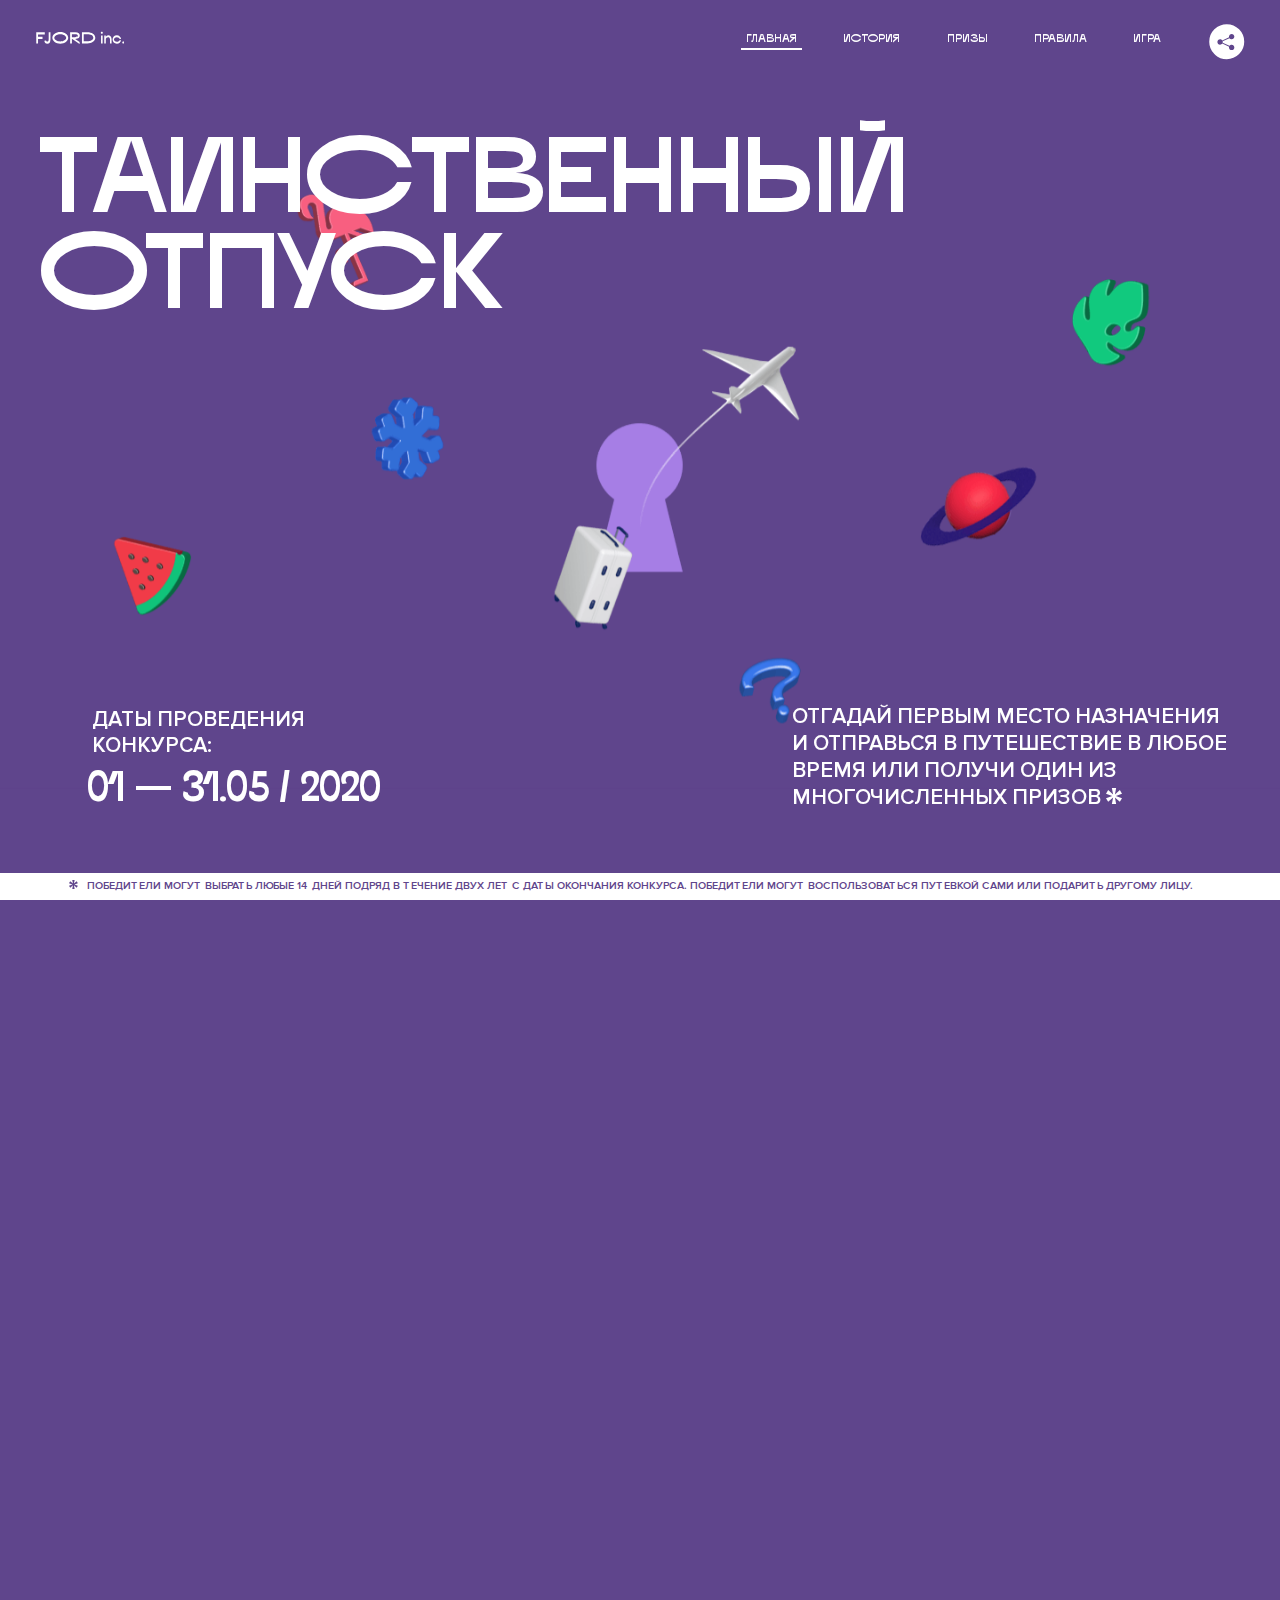
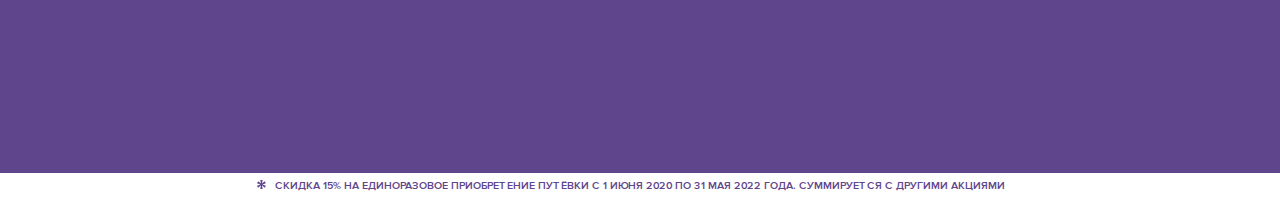
<file: 4/index.html>
<!DOCTYPE html>
<html lang="ru">
<head>
  <meta charset="UTF-8">
  <meta name="description" content="">
  <meta name="viewport" content="width=device-width, initial-scale=1.0">
  <meta http-equiv="X-UA-Compatible" content="ie=edge">
  <title>Mysterious Vacation</title>
<link href="css/style.min.css" rel="stylesheet">  <base href="https://htmlacademy-animation.github.io/1212351-magic-vacation-1/4/">
</head>
<body>
  <header class="page-header js-header">
    <div class="page-header__wrapper">
      <a href="#" class="page-header__logo" aria-label="Перейти на страницу FJORD.Inc">
        <svg width="100" height="15" viewBox="0 0 100 15" fill="none" xmlns="http://www.w3.org/2000/svg">
          <path d="M0.26 1.4V14H2.276V8.906H7.334V6.44H2.276V3.848H9.872V1.4H0.26ZM12.733 14.36C15.127 14.36 16.243 12.65 16.243 9.5V1.4H14.263V8.96C14.263 11.21 13.723 11.876 12.733 11.876C11.833 11.876 11.473 11.3 11.347 10.58L9.36702 10.94C9.63702 13.046 10.663 14.36 12.733 14.36ZM18.3918 7.7C18.3918 11.372 22.3878 14.36 27.3198 14.36C32.2518 14.36 36.2478 11.372 36.2478 7.7C36.2478 4.028 32.2518 1.04 27.3198 1.04C22.3878 1.04 18.3918 4.028 18.3918 7.7ZM20.6058 7.7C20.6058 5.378 23.6118 3.524 27.3198 3.524C30.9918 3.524 33.9798 5.378 33.9798 7.7C33.9798 10.004 30.9918 11.858 27.3198 11.858C23.6118 11.858 20.6058 10.004 20.6058 7.7ZM40.403 14V8.906H40.799L49.079 14.702V12.38L44.039 8.906H44.201C47.999 8.906 49.277 7.304 49.277 5.162C49.277 3.092 47.999 1.4 44.201 1.4H38.387V14H40.403ZM43.535 3.722C45.785 3.722 47.045 4.136 47.045 5.432C47.045 6.764 45.785 7.034 43.535 7.034H40.403V3.722H43.535ZM51.6936 1.382V14H57.8676C62.7456 14 66.7236 11.534 66.7236 7.7C66.7236 3.848 62.7456 1.382 57.8676 1.382H51.6936ZM53.7096 11.624V3.722H57.5436C61.5396 3.722 64.4916 5.018 64.4916 7.7C64.4916 10.238 61.5396 11.624 57.5436 11.624H53.7096ZM73.1832 14.018H74.9832V5H73.1832V14.018ZM72.9132 1.976C72.9132 2.57 73.3992 3.092 74.0832 3.092C74.7492 3.092 75.2352 2.57 75.2352 1.976C75.2352 1.382 74.7672 0.805999 74.0832 0.805999C73.3812 0.805999 72.9132 1.382 72.9132 1.976ZM76.7867 14H78.5687V9.104C78.7487 8.006 79.5947 6.962 81.0887 6.962C82.1147 6.962 83.2667 7.448 83.2667 9.554V14H85.0487V9.014C85.0487 6.152 83.2307 4.73 81.3587 4.73C79.9187 4.73 79.0727 5.558 78.5687 6.854V5H76.7867V14ZM90.9898 14.27C93.5098 14.27 95.3818 12.506 95.7238 10.328H94.0498C93.7258 11.3 92.6998 12.02 90.9898 12.02C88.8478 12.02 87.7678 10.922 87.7678 9.59C87.7678 8.24 88.8478 6.962 90.9898 6.962C92.7538 6.962 93.7978 7.844 94.0858 8.924H95.7418C95.4358 6.71 93.6178 4.73 90.9898 4.73C88.0918 4.73 86.1298 7.124 86.1298 9.59C86.1298 12.074 88.1278 14.27 90.9898 14.27ZM97.0693 12.938C97.0693 13.658 97.5553 14.144 98.2753 14.144C98.9953 14.144 99.4813 13.658 99.4813 12.938C99.4813 12.2 98.9953 11.714 98.2753 11.714C97.5553 11.714 97.0693 12.2 97.0693 12.938Z" fill="currentColor"></path>
        </svg>
      </a>
      <button class="page-header__toggler js-menu-toggler" type="button" aria-label="Управление мобильным меню"><span>Меню</span></button>
      <nav class="page-header__nav">
        <div class="page-header__menu js-menu" id="menu">
          <ul>
            <li>
              <a class="js-menu-link active" href="#top" data-href="top">главная</a>
            </li>
            <li>
              <a class="js-menu-link" href="#story" data-href="story">история</a>
            </li>
            <li>
              <a class="js-menu-link" href="#prizes" data-href="prizes">призы</a>
            </li>
            <li>
              <a class="js-menu-link" href="#rules" data-href="rules">правила</a>
            </li>
            <li>
              <a class="js-menu-link" href="#game" data-href="game">игра</a>
            </li>
          </ul>
        </div>
        <div class="page-header__social">
          <div class="social-block js-social-block">
            <button class="social-block__toggler" aria-label="Управлять блоком с социальными кнопками">
              <svg width="26" height="22" viewBox="0 0 27 22" fill="none" xmlns="http://www.w3.org/2000/svg">
                <path d="M19.6721 7.43664C21.6273 7.43664 23.213 5.85095 23.213 3.89566C23.213 1.94037 21.6273 0.354675 19.6721 0.354675C17.7168 0.354675 16.1311 1.94037 16.1311 3.89566C16.1311 4.19968 16.1728 4.49178 16.2458 4.77345L7.21751 8.95527C6.57519 8.05214 5.52303 7.46049 4.33078 7.46049C2.37549 7.46049 0.789795 9.04618 0.789795 11.0015C0.789795 12.9568 2.37549 14.5425 4.33078 14.5425C5.52303 14.5425 6.57668 13.9508 7.21751 13.0477L16.2458 17.2295C16.1743 17.5112 16.1311 17.8033 16.1311 18.1073C16.1311 20.0626 17.7168 21.6483 19.6721 21.6483C21.6273 21.6483 23.213 20.0626 23.213 18.1073C23.213 16.152 21.6273 14.5663 19.6721 14.5663C18.4798 14.5663 17.4262 15.158 16.7853 16.0611L7.75701 11.8793C7.82854 11.5976 7.87176 11.3055 7.87176 11.0015C7.87176 10.6974 7.83003 10.4053 7.75701 10.1237L16.7853 5.94186C17.4262 6.84499 18.4783 7.43664 19.6721 7.43664Z" fill="currentColor"></path>
              </svg>
            </button>
            <ul class="social-block__list">
              <li>
                <a class="social-block__link social-block__link--fb" href="#" aria-label="Мы на Facebook">
                  <svg width="8" height="17" viewBox="0 0 8 17" fill="none" xmlns="http://www.w3.org/2000/svg">
                    <path d="M4.24646 16.9899H1.09275L1.05793 8.49828H0V5.30707H1.05793V3.81124C1.05793 1.42084 2.57654 0 5.21735 0H7.41758V3.18585H5.30841C4.28262 3.18585 4.2478 3.48582 4.2478 4.24914V5.30707H7.42964L7.16716 8.49828H4.2478V16.9899H4.24646Z" fill="currentColor"></path>
                  </svg>
                </a>
              </li>
              <li>
                <a class="social-block__link social-block__link--insta" href="#" aria-label="Мы в Instagram">
                  <svg width="15" height="15" viewBox="0 0 15 15" fill="none" xmlns="http://www.w3.org/2000/svg">
                    <path d="M11.0197 0H4.19806C2.14246 0 0.471191 1.66993 0.471191 3.72285V10.5499C0.471191 12.6082 2.14112 14.2727 4.19806 14.2727H11.0197C13.0753 14.2727 14.7466 12.6082 14.7466 10.5499V3.72285C14.7466 1.67127 13.0753 0 11.0197 0ZM11.0197 12.4849H4.19806C3.13076 12.4849 2.26432 11.6158 2.26432 10.5512V3.72419C2.26432 2.65956 3.13076 1.79715 4.19806 1.79715H11.0197C12.087 1.79715 12.9535 2.6609 12.9535 3.72419V10.5512C12.9535 11.6145 12.087 12.4849 11.0197 12.4849Z" fill="currentColor"></path>
                    <path d="M7.60887 3.11084C5.38989 3.11084 3.58203 4.9187 3.58203 7.14036C3.58203 9.35532 5.38989 11.1645 7.60887 11.1645C9.83053 11.1645 11.6357 9.35666 11.6357 7.14036C11.6357 4.9187 9.83053 3.11084 7.60887 3.11084ZM7.60887 9.36871C6.37551 9.36871 5.37784 8.37372 5.37784 7.14036C5.37784 5.90699 6.37551 4.90665 7.60887 4.90665C8.83822 4.90665 9.84259 5.90833 9.84259 7.14036C9.84392 8.37238 8.83822 9.36871 7.60887 9.36871Z" fill="currentColor"></path>
                    <path d="M11.3573 2.35962C10.8256 2.35962 10.3931 2.79752 10.3931 3.32381C10.3931 3.85546 10.8256 4.29336 11.3573 4.29336C11.8862 4.29336 12.3215 3.85546 12.3215 3.32381C12.3215 2.79752 11.8862 2.35962 11.3573 2.35962Z" fill="currentColor"></path>
                  </svg>
                </a>
              </li>
              <li>
                <a class="social-block__link social-block__link--vk" href="#" aria-label="Мы ВКонтакте">
                  <svg width="17" height="10" viewBox="0 0 17 10" fill="none" xmlns="http://www.w3.org/2000/svg">
                    <path d="M14.1234 4.9002C14.1234 4.9002 16.3623 1.72708 16.5866 0.680242C16.6595 0.312285 16.4947 0.103188 16.1069 0.103188C16.1069 0.103188 14.8193 0.103188 14.168 0.103188C13.7235 0.103188 13.5587 0.293278 13.4235 0.579768C13.4235 0.579768 12.3724 2.82553 11.0969 4.24712C10.6861 4.70333 10.4781 4.84318 10.2511 4.84318C10.0646 4.84318 9.98625 4.6911 9.98625 4.27834V0.649016C9.98625 0.147997 9.92545 0.00135496 9.5066 0.00135496H6.39628C6.15578 0.00135496 6.0085 0.134417 6.0085 0.324506C6.0085 0.801084 6.73406 0.908351 6.73406 2.20231V4.87305C6.73406 5.40529 6.70569 5.61575 6.45303 5.61575C5.78016 5.61575 4.19528 3.30618 3.30623 0.678887C3.12923 0.145282 2.93737 0 2.43475 0H0.486409C0.205373 0 0 0.190085 0 0.476576C0 0.991172 0.60666 3.40801 2.99277 6.64358C4.59927 8.8201 6.70569 10 8.60269 10C9.76196 10 10.0416 9.80312 10.0416 9.31432V7.63883C10.0416 7.22607 10.2065 7.04956 10.4429 7.04956C10.7078 7.04956 11.1847 7.13238 12.2805 8.22268C13.5843 9.47862 13.6762 10 14.3896 10H16.5676C16.7919 10 17 9.89273 17 9.52342C17 9.02919 16.3623 8.15343 15.384 7.10659C14.9801 6.56755 14.3302 5.98914 14.1248 5.72301C13.8275 5.40801 13.9154 5.23014 14.1234 4.9002Z" fill="currentColor"></path>
                  </svg>
                </a>
              </li>
            </ul>
          </div>
        </div>
      </nav>
    </div>
  </header>

  <main class="page-content">

    <section class="animation-screen"></section>

    <section class="screen screen--hidden screen--intro" id="top">
      <div class="screen__wrapper">
        <div class="intro">
          <h1 class="intro__title">Таинственный отпуск</h1>
          <div class="intro__content">
            <div class="intro__info">
              <p class="intro__label">Даты проведения конкурса:</p>
              <p class="intro__date">01 — 31.05 / 2020</p>
            </div>
            <div class="intro__message">
              <p>
                Отгадай первым место назначения и&nbsp;отправься в&nbsp;путешествие в&nbsp;любое время или получи один из многочисленных призов
                <svg width="16" height="16" viewBox="0 0 10 10" fill="none" xmlns="http://www.w3.org/2000/svg">
                  <path d="M0 6.35337L3.90271 4.99012L0 3.64663L1.34615 1.32374L4.44287 4.01073L3.67364 0H6.34615L5.57692 4.01073L8.65385 1.32374L10 3.64663L6.13405 4.99012L10 6.35337L8.65385 8.65651L5.57692 5.98927L6.34615 10H3.67364L4.44287 5.96952L1.34615 8.65651L0 6.35337Z" fill="currentColor"></path>
                </svg>
              </p>
            </div>
          </div>
        </div>
      </div>
      <div class="screen__footer">
        <button class="screen__footer-enlarge js-footer-toggler" type="button" aria-label="Показать сообщение">
          <svg width="10" height="10" viewBox="0 0 10 10" fill="none" xmlns="http://www.w3.org/2000/svg">
            <path d="M0 6.35337L3.90271 4.99012L0 3.64663L1.34615 1.32374L4.44287 4.01073L3.67364 0H6.34615L5.57692 4.01073L8.65385 1.32374L10 3.64663L6.13405 4.99012L10 6.35337L8.65385 8.65651L5.57692 5.98927L6.34615 10H3.67364L4.44287 5.96952L1.34615 8.65651L0 6.35337Z" fill="currentColor"></path>
          </svg>
        </button>
        <button class="screen__footer-collapse js-footer-toggler" type="button" aria-label="Скрыть сообщение">
          <svg width="13" height="13" viewBox="0 0 13 13" fill="none" xmlns="http://www.w3.org/2000/svg">
            <line x1="12.3536" y1="0.353553" x2="0.738349" y2="11.9688" stroke="currentColor"></line>
            <line x1="0.738319" y1="0.539925" x2="12.3535" y2="12.1551" stroke="currentColor"></line>
          </svg>
        </button>
        <div class="screen__footer-wrapper">
          <div class="screen__footer-announce">
            <p class="screen__footer-label">Даты проведения конкурса:</p>
            <p class="screen__footer-date">01 — 31.05 / 2020</p>
          </div>
          <div class="screen__footer-note">
            <p>
              <svg width="10" height="10" viewBox="0 0 10 10" fill="none" xmlns="http://www.w3.org/2000/svg">
                <path d="M0 6.35337L3.90271 4.99012L0 3.64663L1.34615 1.32374L4.44287 4.01073L3.67364 0H6.34615L5.57692 4.01073L8.65385 1.32374L10 3.64663L6.13405 4.99012L10 6.35337L8.65385 8.65651L5.57692 5.98927L6.34615 10H3.67364L4.44287 5.96952L1.34615 8.65651L0 6.35337Z" fill="currentColor"></path>
              </svg>
              <span>Победители могут выбрать любые 14 дней подряд в&nbsp;течение двух лет с&nbsp;даты окончания конкурса. Победители могут воспользоваться путевкой сами или подарить другому лицу.</span>
            </p>
          </div>
        </div>
      </div>
    </section>

    <section class="screen screen--hidden screen--story" id="story">

      <div class="slider swiper-container js-slider">

        <div class="swiper-wrapper">

          <div class="slider__item swiper-slide">
            <h2 class="slider__item-title">История</h2>
            <p class="slider__item-text">Джеймс Таргет был основателем компании &laquo;Fjord Inc.&raquo;. С&nbsp;1965 года &laquo;Fjord Inc.&raquo; прославилась надёжными и&nbsp;удобными чемоданами и&nbsp;аксессуарами для туристов.</p>
          </div>

          <div class="slider__item swiper-slide">
            <p class="slider__item-text">Когда Джеймсу было 7&nbsp;лет, в&nbsp;их&nbsp;доме гостил дядюшка и&nbsp;развлекал детей рассказами о&nbsp;своей поездке в&nbsp;место, показавшееся малышу Таргету невероятным. Тогда Джеймс решил, что однажды посетит его, но&nbsp;не&nbsp;будет рассказывать о&nbsp;мечте, пока не&nbsp;осуществит.</p>
          </div>

          <div class="slider__item swiper-slide">
            <p class="slider__item-text">Джеймс Таргет стал увлеченным путешественником. Он&nbsp;посетил 5&nbsp;континентов, 126&nbsp;стран.</p>
          </div>

          <div class="slider__item swiper-slide">
            <p class="slider__item-text">Он&nbsp;сплавлялся по&nbsp;Амазонке и&nbsp;погружался в&nbsp;пещеры Франции, медитировал в&nbsp;горах Тибета и&nbsp;пожимал руку вождя племени Акугауа.</p>
          </div>

          <div class="slider__item swiper-slide">
            <p class="slider__item-text">Из&nbsp;своих поездок Джеймс Таргет привозил идеи, как сделать свои чемоданы &laquo;Fjord Inc.&raquo; удобными и&nbsp;приспособленными к&nbsp;разным дорожным условиям.</p>
          </div>

          <div class="slider__item swiper-slide">
            <p class="slider__item-text">Всё это время Джеймс не&nbsp;оставлял идею поездки своей мечты. Однако, как только он&nbsp;брался за&nbsp;планирование, возникали препятствия, не&nbsp;позволяющие отправиться туда.</p>
          </div>

          <div class="slider__item swiper-slide">
            <p class="slider__item-text">В&nbsp;возрасте 67&nbsp;лет Джеймс Таргет попал под лавину и&nbsp;погиб. В&nbsp;своём завещании он&nbsp;поручил отправить в&nbsp;заветное путешествие трёх смельчаков, единых с&nbsp;ним духом.</p>
          </div>

          <div class="slider__item swiper-slide">
            <p class="slider__item-text">Тех, кто сможет узнать таинственное место, задавая вопросы специально обученному ИИ&nbsp;&laquo;Соне&raquo;, ждет фантастическое путешествие.</p>
          </div>
        </div>
        <div class="slider__controls">
          <button class="slider__control slider__control--prev js-control-prev" type="button" aria-label="Показать предыдущую историю">
            <svg width="12" height="22" viewBox="0 0 12 22" fill="none" xmlns="http://www.w3.org/2000/svg">
              <path d="M11 1L1 11L11 21" stroke="currentColor" stroke-width="2" stroke-linejoin="round"></path>
            </svg>
          </button>
          <button class="slider__control slider__control--next js-control-next" type="button" aria-label="Показать следующую историю">
            <svg width="12" height="22" viewBox="0 0 12 22" fill="none" xmlns="http://www.w3.org/2000/svg">
              <path d="M1 1L11 11L1 21" stroke="currentColor" stroke-width="2" stroke-linejoin="round"></path>
            </svg>
          </button>
        </div>
        <div class="slider__pagination swiper-pagination"></div>
      </div>
    </section>

    <section class="screen screen--hidden screen--prizes" id="prizes">
      <div class="screen__wrapper">
        <div class="prizes">
          <h2 class="prizes__title">ПРизы</h2>
          <div class="prizes__lead">
            <p>Найди ответ и&nbsp;получи один из&nbsp;призов:</p>
          </div>
          <ul class="prizes__list">
            <li class="prizes__item prizes__item--journeys">
              <div class="prizes__icon">
                <picture>
                  <source srcset="img/prize1-mob.svg" media="(orientation: portrait)">
                  <img src="img/prize1.svg" alt="">
                </picture>
              </div>
              <p class="prizes__desc">
                <b>3</b>
                <span>загадочных путешествия</span>
              </p>
            </li>
            <li class="prizes__item prizes__item--cases">
              <div class="prizes__icon">
                <picture>
                  <source srcset="img/prize2-mob.svg" media="(orientation: portrait)">
                  <img src="img/prize2.svg" alt="">
                </picture>
              </div>
              <p class="prizes__desc">
                <b>7</b>
                <span>надежных чемоданов</span>
              </p>
            </li>
            <li class="prizes__item prizes__item--codes">
              <div class="prizes__icon">
                <picture>
                  <source srcset="img/prize3-mob.svg" media="(orientation: portrait)">
                  <img src="img/prize3.svg" alt="">
                </picture>
              </div>
              <p class="prizes__desc">
                <b>900</b>
                <span>
                  промокодов на&nbsp;скидку 15%
                  <svg width="10" height="10" viewBox="0 0 10 10" fill="none" xmlns="http://www.w3.org/2000/svg">
                    <path d="M0 6.35337L3.90271 4.99012L0 3.64663L1.34615 1.32374L4.44287 4.01073L3.67364 0H6.34615L5.57692 4.01073L8.65385 1.32374L10 3.64663L6.13405 4.99012L10 6.35337L8.65385 8.65651L5.57692 5.98927L6.34615 10H3.67364L4.44287 5.96952L1.34615 8.65651L0 6.35337Z" fill="currentColor"></path>
                  </svg>
                </span>
              </p>
            </li>
          </ul>
        </div>
      </div>
      <div class="screen__footer js-footer">
        <button class="screen__footer-enlarge js-footer-toggler" type="button" aria-label="Показать сообщение">
          <svg width="10" height="10" viewBox="0 0 10 10" fill="none" xmlns="http://www.w3.org/2000/svg">
            <path d="M0 6.35337L3.90271 4.99012L0 3.64663L1.34615 1.32374L4.44287 4.01073L3.67364 0H6.34615L5.57692 4.01073L8.65385 1.32374L10 3.64663L6.13405 4.99012L10 6.35337L8.65385 8.65651L5.57692 5.98927L6.34615 10H3.67364L4.44287 5.96952L1.34615 8.65651L0 6.35337Z" fill="currentColor"></path>
          </svg>
        </button>
        <button class="screen__footer-collapse js-footer-toggler" type="button" aria-label="Скрыть сообщение">
          <svg width="13" height="13" viewBox="0 0 13 13" fill="none" xmlns="http://www.w3.org/2000/svg">
            <line x1="12.3536" y1="0.353553" x2="0.738349" y2="11.9688" stroke="currentColor"></line>
            <line x1="0.738319" y1="0.539925" x2="12.3535" y2="12.1551" stroke="currentColor"></line>
          </svg>
        </button>
        <div class="screen__footer-wrapper">
          <div class="screen__footer-announce">
            <p class="screen__footer-label">Даты проведения конкурса:</p>
            <p class="screen__footer-date">01 — 31.05 / 2020</p>
          </div>
          <div class="screen__footer-note">
            <p>
              <svg width="10" height="10" viewBox="0 0 10 10" fill="none" xmlns="http://www.w3.org/2000/svg">
                <path d="M0 6.35337L3.90271 4.99012L0 3.64663L1.34615 1.32374L4.44287 4.01073L3.67364 0H6.34615L5.57692 4.01073L8.65385 1.32374L10 3.64663L6.13405 4.99012L10 6.35337L8.65385 8.65651L5.57692 5.98927L6.34615 10H3.67364L4.44287 5.96952L1.34615 8.65651L0 6.35337Z" fill="currentColor"></path>
              </svg>
              <span>Скидка&nbsp;15% на&nbsp;единоразовое приобретение путёвки с&nbsp;1&nbsp;июня 2020 по&nbsp;31&nbsp;мая 2022&nbsp;года. Суммируется с&nbsp;другими акциями</span>
            </p>
          </div>
        </div>
      </div>
    </section>

    <section class="screen screen--hidden screen--rules" id="rules">
      <div class="screen__wrapper">
        <div class="rules">
          <h2 class="rules__title">Правила</h2>
          <div class="rules__lead">
            <p>Для того чтобы получить наследство Джеймса Таргета, тебе нужно выведать у&nbsp;&laquo;Сони&raquo;, куда предстоит отправиться тебе в&nbsp;случае победы</p>
          </div>
          <ol class="rules__list">
            <li class="rules__item">
              <p>Тебе отводится <br>5&nbsp;минут</p>
            </li>
            <li class="rules__item">
              <p>Задавай любые вопросы в&nbsp;текстовом поле</p>
            </li>
            <li class="rules__item">
              <p>Нажимай кнопку &laquo;Узнать&raquo;, чтобы получить ответ</p>
            </li>
            <li class="rules__item">
              <p>&laquo;Соня&raquo; может отвечать только&nbsp;Да или Нет</p>
            </li>
          </ol>
          <a href="#game" class="rules__link btn">Погнали!</a>
        </div>
      </div>
      <div class="screen__disclaimer">
        <div class="disclaimer">
          <ul>
            <li>
              <a href="#">Правовая информация</a>
            </li>
            <li>
              <a href="#">Подробные правила</a>
            </li>
          </ul>
        </div>
      </div>
    </section>

    <section class="screen screen--hidden screen--game" id="game">
      <div class="screen__wrapper">
        <div class="game">
          <div class="game__header">
            <h2 class="game__title">Игра</h2>
            <div class="game__counter">
              <span>05</span>:<span>00</span>
            </div>
          </div>
          <div class="game__body">
            <div class="chat">
              <div class="chat__body js-chat">
                <ul class="chat__list" id="messages"></ul>
              </div>
              <div class="chat__footer">
                <form action="#" method="post" class="form" id="message-form">
                  <label for="message-field" class="visually-hidden">Поле для ввода вопроса</label>
                  <input type="text" class="form__field" id="message-field">
                  <button class="form__button btn">
                    Узнать
                    <svg width="18" height="19" viewBox="0 0 18 19" fill="none" xmlns="http://www.w3.org/2000/svg">
                      <path stroke="currentColor" stroke-width="2" d="M9 19V1"></path>
                      <path d="M1 9l8-8 8 8" stroke="currentColor" stroke-width="2" stroke-linejoin="round"></path>
                    </svg>
                  </button>
                </form>
              </div>
            </div>
          </div>
          <!-- временные кнопки для показа результата -->
          <div class="game__buttons">
            <button class="game__button btn js-show-result" type="button" data-target="result">Положительный результат</button>
            <button class="game__button btn js-show-result" type="button" data-target="result2">Положительный результат - 2</button>
            <button class="game__button btn js-show-result" type="button" data-target="result3">Отрицательный результат</button>
          </div>
        </div>
      </div>
    </section>

    <section class="screen screen--hidden screen--result" id="result">
      <div class="screen__wrapper">
        <div class="result result--trip">
          <div class="result__image">
            <picture>
              <source srcset="img/result1-mob.png 1x, img/result1-mob@2x.png 2x" media="(max-width: 768px) and (orientation: portrait)">
              <img src="img/result1.png" srcset="img/result1@2x.png 2x" alt="">
            </picture>
          </div>
          <h2 class="result__title">
            <span class="visually-hidden">ПОбеда!</span>
            <svg xmlns="http://www.w3.org/2000/svg" viewBox="0 0 568.85 109.24">
              <path d="M16,24.44V92H2.6V8H75V92H61.52V24.44H16Z" transform="translate(-2.1 -1.5)" fill="none" stroke="currentColor"></path>
              <path d="M148.76,5.6c32.88,0,59.52,19.92,59.52,44.4s-26.64,44.4-59.52,44.4S89.24,74.48,89.24,50,115.88,5.6,148.76,5.6Zm0,72.12c24.48,0,44.4-12.36,44.4-27.72s-19.92-27.84-44.4-27.84C124,22.16,104,34.52,104,50S124,77.72,148.76,77.72Z" transform="translate(-2.1 -1.5)" fill="none" stroke="currentColor"></path>
              <path d="M287.36,8V24.44H236v14.4h25.32c25.44,0,34,11.16,34,26.52,0,15.6-8.52,26.64-34,26.64H222.56V8h64.8ZM256.88,76.52c15.12,0,23.52-2,23.52-11.52S272,54.44,256.88,54.44H236V76.52h20.88Z" transform="translate(-2.1 -1.5)" fill="none" stroke="currentColor"></path>
              <path d="M371.47,8V24.44H320.84V41.6h33.6V58h-33.6V75.56h50.64V92H307.4V8h64.08Z" transform="translate(-2.1 -1.5)" fill="none" stroke="currentColor"></path>
              <path d="M382.39,110.24V75.56h7.44c4.56-4.68,7.8-18.36,8.76-56L399,8h48.6V75.56h10v34.68H442.87V92H397v18.24H382.39Zm51.72-34.68V24.44H411.55v3.12c-0.48,22.44-3.24,37.68-7.2,48h29.76Z" transform="translate(-2.1 -1.5)" fill="none" stroke="currentColor"></path>
              <path d="M463.75,92l28-84h27.12l28.08,84H533.47l-7.8-23.52h-37.8L480.07,92H463.75Zm56.64-40L507,11.84,493.51,52h26.88Z" transform="translate(-2.1 -1.5)" fill="none" stroke="currentColor"></path>
              <path d="M554.12,70.4L555.55,2H569l1.44,68.4H554.12Zm8.28,6.36c4.8,0,8,3.24,8,8.16a8,8,0,1,1-16.08,0C554.35,80,557.59,76.76,562.39,76.76Z" transform="translate(-2.1 -1.5)" fill="none" stroke="currentColor"></path>
            </svg>
          </h2>
          <div class="result__text">
            <p>ты&nbsp;отправляешься в&nbsp;Арктику!</p>
          </div>
          <div class="result__form">
            <form action="#" method="post" class="form form--result">
              <label for="email-field" class="form__label">зарегистрируй результат</label>
              <input type="email" class="form__field" id="email-field" placeholder="e-mail для регистации результата и получения приза" required="">
              <button class="form__button btn">
                отправить
                <svg width="18" height="19" viewBox="0 0 18 19" fill="none" xmlns="http://www.w3.org/2000/svg">
                  <path stroke="currentColor" stroke-width="2" d="M9 19V1"></path>
                  <path d="M1 9l8-8 8 8" stroke="currentColor" stroke-width="2" stroke-linejoin="round"></path>
                </svg>
              </button>
            </form>
          </div>
        </div>
      </div>
    </section>

    <section class="screen screen--hidden screen--result" id="result2">
      <div class="screen__wrapper">
        <div class="result result--prize">
          <div class="result__image">
            <picture>
              <source srcset="img/result2-mob.png 1x, img/result2-mob@2x.png 2x" media="(max-width: 768px) and (orientation: portrait)">
              <img src="img/result2.png" srcset="img/result2@2x.png 2x" alt="">
            </picture>
          </div>
          <h2 class="result__title">
            <span class="visually-hidden">ПОбеда!</span>
            <svg xmlns="http://www.w3.org/2000/svg" viewBox="0 0 568.85 109.24">
              <path d="M16,24.44V92H2.6V8H75V92H61.52V24.44H16Z" transform="translate(-2.1 -1.5)" fill="none" stroke="currentColor"></path>
              <path d="M148.76,5.6c32.88,0,59.52,19.92,59.52,44.4s-26.64,44.4-59.52,44.4S89.24,74.48,89.24,50,115.88,5.6,148.76,5.6Zm0,72.12c24.48,0,44.4-12.36,44.4-27.72s-19.92-27.84-44.4-27.84C124,22.16,104,34.52,104,50S124,77.72,148.76,77.72Z" transform="translate(-2.1 -1.5)" fill="none" stroke="currentColor"></path>
              <path d="M287.36,8V24.44H236v14.4h25.32c25.44,0,34,11.16,34,26.52,0,15.6-8.52,26.64-34,26.64H222.56V8h64.8ZM256.88,76.52c15.12,0,23.52-2,23.52-11.52S272,54.44,256.88,54.44H236V76.52h20.88Z" transform="translate(-2.1 -1.5)" fill="none" stroke="currentColor"></path>
              <path d="M371.47,8V24.44H320.84V41.6h33.6V58h-33.6V75.56h50.64V92H307.4V8h64.08Z" transform="translate(-2.1 -1.5)" fill="none" stroke="currentColor"></path>
              <path d="M382.39,110.24V75.56h7.44c4.56-4.68,7.8-18.36,8.76-56L399,8h48.6V75.56h10v34.68H442.87V92H397v18.24H382.39Zm51.72-34.68V24.44H411.55v3.12c-0.48,22.44-3.24,37.68-7.2,48h29.76Z" transform="translate(-2.1 -1.5)" fill="none" stroke="currentColor"></path>
              <path d="M463.75,92l28-84h27.12l28.08,84H533.47l-7.8-23.52h-37.8L480.07,92H463.75Zm56.64-40L507,11.84,493.51,52h26.88Z" transform="translate(-2.1 -1.5)" fill="none" stroke="currentColor"></path>
              <path d="M554.12,70.4L555.55,2H569l1.44,68.4H554.12Zm8.28,6.36c4.8,0,8,3.24,8,8.16a8,8,0,1,1-16.08,0C554.35,80,557.59,76.76,562.39,76.76Z" transform="translate(-2.1 -1.5)" fill="none" stroke="currentColor"></path>
            </svg>
          </h2>
          <div class="result__text">
            <p>чемодан &laquo;Fjord&nbsp;Inc.&raquo;&nbsp;твой</p>
          </div>
          <div class="result__form">
            <form action="#" method="post" class="form form--result">
              <label for="email-field2" class="form__label">зарегистрируй результат</label>
              <input type="email" class="form__field" id="email-field2" placeholder="e-mail для регистации результата и получения приза" required="">
              <button class="form__button btn">
                отправить
                <svg width="18" height="19" viewBox="0 0 18 19" fill="none" xmlns="http://www.w3.org/2000/svg">
                  <path stroke="currentColor" stroke-width="2" d="M9 19V1"></path>
                  <path d="M1 9l8-8 8 8" stroke="currentColor" stroke-width="2" stroke-linejoin="round"></path>
                </svg>
              </button>
            </form>
          </div>
        </div>
      </div>
    </section>

    <section class="screen screen--hidden screen--result" id="result3">
      <div class="screen__wrapper">
        <div class="result result--negative">
          <div class="result__image">
            <picture>
              <source srcset="img/result3-mob.png 1x, img/result3-mob@2x.png 2x" media="(max-width: 768px) and (orientation: portrait)">
              <img src="img/result3.png" srcset="img/result3@2x.png 2x" alt="">
            </picture>
          </div>
          <h2 class="result__title">
            <span class="visually-hidden">Не угадал!</span>
            <svg xmlns="http://www.w3.org/2000/svg" viewBox="0 0 660.77 109.24">
              <path d="M2.66,92V8H16.1V42.2H53.3V8H66.74V92H53.3V58.64H16.1V92H2.66Z" transform="translate(-2.16 -1.5)" fill="none" stroke="currentColor"></path>
              <path d="M147.62,8V24.44H97V41.6h33.6V58H97V75.56h50.64V92H83.54V8h64.08Z" transform="translate(-2.16 -1.5)" fill="none" stroke="currentColor"></path>
              <path d="M199.22,8l20.52,42.36L235.34,8h16.44l-31,84H204.38l9.48-25.92L185.78,8h13.44Z" transform="translate(-2.16 -1.5)" fill="none" stroke="currentColor"></path>
              <path d="M273.74,24.44V92H260.3V8h50.16V24.44H273.74Z" transform="translate(-2.16 -1.5)" fill="none" stroke="currentColor"></path>
              <path d="M307.1,92l28-84h27.12l28.08,84H376.82L369,68.48h-37.8L323.42,92H307.1Zm56.64-40L350.3,11.84,336.86,52h26.88Z" transform="translate(-2.16 -1.5)" fill="none" stroke="currentColor"></path>
              <path d="M396.38,110.24V75.56h7.44c4.56-4.68,7.8-18.36,8.76-56L412.94,8h48.6V75.56h10v34.68H456.86V92H411v18.24H396.38ZM448.1,75.56V24.44H425.54v3.12c-0.48,22.44-3.24,37.68-7.2,48H448.1Z" transform="translate(-2.16 -1.5)" fill="none" stroke="currentColor"></path>
              <path d="M477.74,92l28-84h27.12L560.9,92H547.46l-7.8-23.52h-37.8L494.06,92H477.74Zm56.64-40-13.44-40.2L507.5,52h26.88Z" transform="translate(-2.16 -1.5)" fill="none" stroke="currentColor"></path>
              <path d="M568.7,76.88a13.77,13.77,0,0,0,5,1c6.6,0,10.44-6.24,12-58.32L586.22,8h46.2V92H619V24.44H598.82l-0.12,3.12C597.14,81,589,94.4,573.74,94.4a28.55,28.55,0,0,1-6.72-.84Z" transform="translate(-2.16 -1.5)" fill="none" stroke="currentColor"></path>
              <path d="M646.1,70.4L647.54,2H661l1.44,68.4H646.1Zm8.28,6.36c4.8,0,8,3.24,8,8.16a8,8,0,0,1-16.08,0C646.34,80,649.58,76.76,654.38,76.76Z" transform="translate(-2.16 -1.5)" fill="none" stroke="currentColor"></path>
            </svg>
          </h2>
          <button class="result__button js-play" type="button">
            не сдавайся!
            <span>
              <svg width="27" height="22" viewBox="0 0 27 22" fill="none" xmlns="http://www.w3.org/2000/svg">
                <path d="M10.6899 1.47998C5.42992 1.47998 1.16992 5.73998 1.16992 11C1.16992 16.26 5.42992 20.52 10.6899 20.52C15.9499 20.52 20.2099 16.26 20.2099 11V7.13998" stroke="currentColor" stroke-width="2" stroke-miterlimit="10"></path>
                <path d="M15.1099 12.5099L20.1499 7.13989L25.3099 12.6299" stroke="currentColor" stroke-width="2" stroke-miterlimit="10" stroke-linejoin="round"></path>
              </svg>
            </span>
          </button>
        </div>
      </div>
    </section>

  </main>

<script src="js/script.js"></script></body>
</html>
</file>
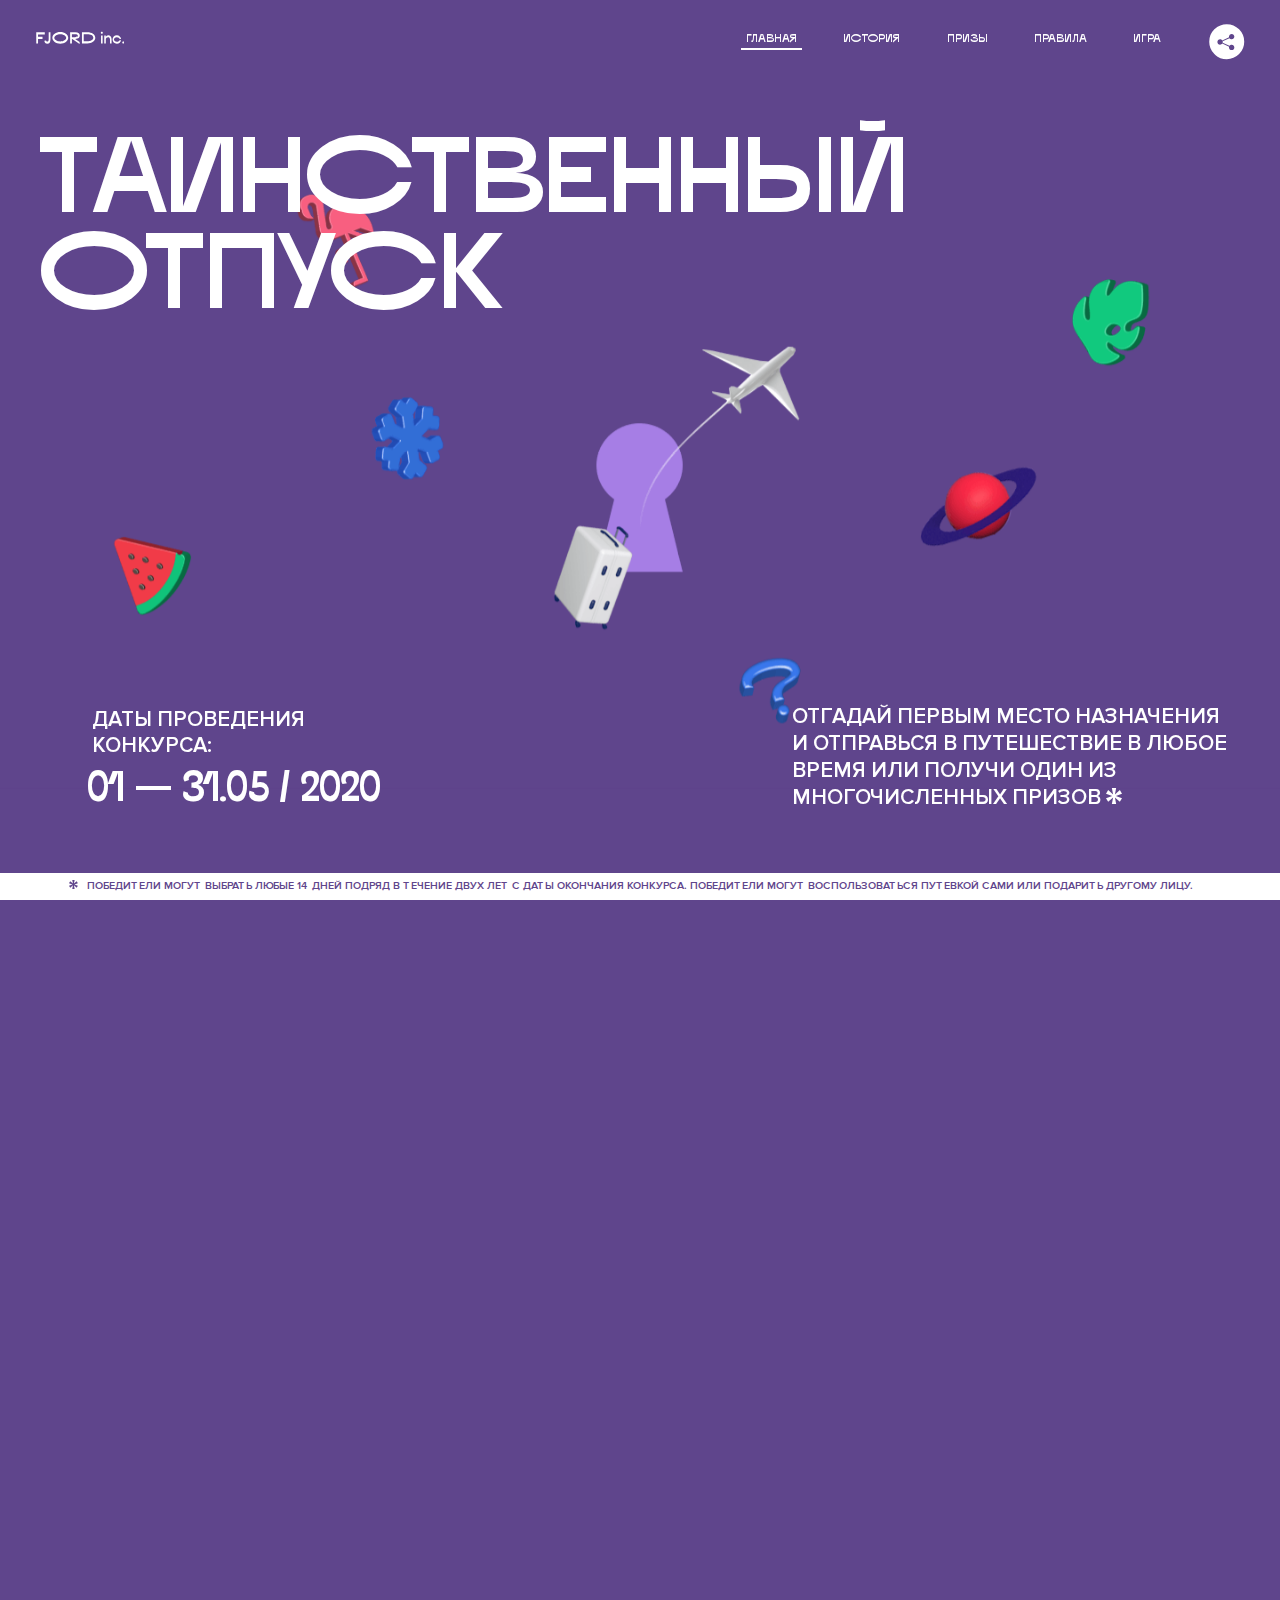
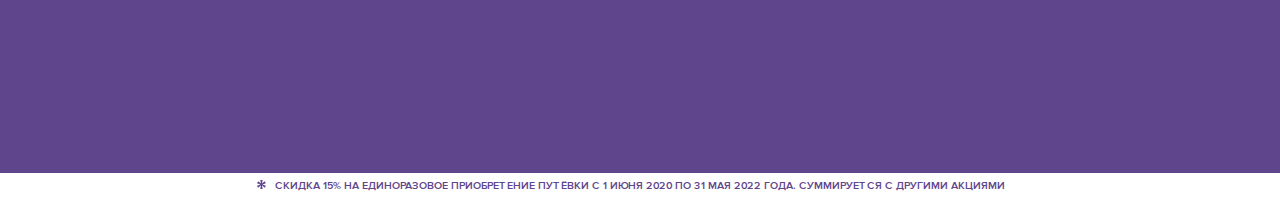
<file: 5/index.html>
<!DOCTYPE html>
<html lang="ru">
<head>
  <meta charset="UTF-8">
  <meta name="description" content="">
  <meta name="viewport" content="width=device-width, initial-scale=1.0">
  <meta http-equiv="X-UA-Compatible" content="ie=edge">
  <title>Mysterious Vacation</title>
<link href="css/style.min.css" rel="stylesheet">  <base href="https://htmlacademy-animation.github.io/1212351-magic-vacation-1/5/">
</head>
<body>
  <header class="page-header js-header">
    <div class="page-header__wrapper">
      <a href="#" class="page-header__logo" aria-label="Перейти на страницу FJORD.Inc">
        <svg width="100" height="15" viewBox="0 0 100 15" fill="none" xmlns="http://www.w3.org/2000/svg">
          <path d="M0.26 1.4V14H2.276V8.906H7.334V6.44H2.276V3.848H9.872V1.4H0.26ZM12.733 14.36C15.127 14.36 16.243 12.65 16.243 9.5V1.4H14.263V8.96C14.263 11.21 13.723 11.876 12.733 11.876C11.833 11.876 11.473 11.3 11.347 10.58L9.36702 10.94C9.63702 13.046 10.663 14.36 12.733 14.36ZM18.3918 7.7C18.3918 11.372 22.3878 14.36 27.3198 14.36C32.2518 14.36 36.2478 11.372 36.2478 7.7C36.2478 4.028 32.2518 1.04 27.3198 1.04C22.3878 1.04 18.3918 4.028 18.3918 7.7ZM20.6058 7.7C20.6058 5.378 23.6118 3.524 27.3198 3.524C30.9918 3.524 33.9798 5.378 33.9798 7.7C33.9798 10.004 30.9918 11.858 27.3198 11.858C23.6118 11.858 20.6058 10.004 20.6058 7.7ZM40.403 14V8.906H40.799L49.079 14.702V12.38L44.039 8.906H44.201C47.999 8.906 49.277 7.304 49.277 5.162C49.277 3.092 47.999 1.4 44.201 1.4H38.387V14H40.403ZM43.535 3.722C45.785 3.722 47.045 4.136 47.045 5.432C47.045 6.764 45.785 7.034 43.535 7.034H40.403V3.722H43.535ZM51.6936 1.382V14H57.8676C62.7456 14 66.7236 11.534 66.7236 7.7C66.7236 3.848 62.7456 1.382 57.8676 1.382H51.6936ZM53.7096 11.624V3.722H57.5436C61.5396 3.722 64.4916 5.018 64.4916 7.7C64.4916 10.238 61.5396 11.624 57.5436 11.624H53.7096ZM73.1832 14.018H74.9832V5H73.1832V14.018ZM72.9132 1.976C72.9132 2.57 73.3992 3.092 74.0832 3.092C74.7492 3.092 75.2352 2.57 75.2352 1.976C75.2352 1.382 74.7672 0.805999 74.0832 0.805999C73.3812 0.805999 72.9132 1.382 72.9132 1.976ZM76.7867 14H78.5687V9.104C78.7487 8.006 79.5947 6.962 81.0887 6.962C82.1147 6.962 83.2667 7.448 83.2667 9.554V14H85.0487V9.014C85.0487 6.152 83.2307 4.73 81.3587 4.73C79.9187 4.73 79.0727 5.558 78.5687 6.854V5H76.7867V14ZM90.9898 14.27C93.5098 14.27 95.3818 12.506 95.7238 10.328H94.0498C93.7258 11.3 92.6998 12.02 90.9898 12.02C88.8478 12.02 87.7678 10.922 87.7678 9.59C87.7678 8.24 88.8478 6.962 90.9898 6.962C92.7538 6.962 93.7978 7.844 94.0858 8.924H95.7418C95.4358 6.71 93.6178 4.73 90.9898 4.73C88.0918 4.73 86.1298 7.124 86.1298 9.59C86.1298 12.074 88.1278 14.27 90.9898 14.27ZM97.0693 12.938C97.0693 13.658 97.5553 14.144 98.2753 14.144C98.9953 14.144 99.4813 13.658 99.4813 12.938C99.4813 12.2 98.9953 11.714 98.2753 11.714C97.5553 11.714 97.0693 12.2 97.0693 12.938Z" fill="currentColor"></path>
        </svg>
      </a>
      <button class="page-header__toggler js-menu-toggler" type="button" aria-label="Управление мобильным меню"><span>Меню</span></button>
      <nav class="page-header__nav">
        <div class="page-header__menu js-menu" id="menu">
          <ul>
            <li>
              <a class="js-menu-link active" href="#top" data-href="top">главная</a>
            </li>
            <li>
              <a class="js-menu-link" href="#story" data-href="story">история</a>
            </li>
            <li>
              <a class="js-menu-link" href="#prizes" data-href="prizes">призы</a>
            </li>
            <li>
              <a class="js-menu-link" href="#rules" data-href="rules">правила</a>
            </li>
            <li>
              <a class="js-menu-link" href="#game" data-href="game">игра</a>
            </li>
          </ul>
        </div>
        <div class="page-header__social">
          <div class="social-block js-social-block">
            <button class="social-block__toggler" aria-label="Управлять блоком с социальными кнопками">
              <svg width="26" height="22" viewBox="0 0 27 22" fill="none" xmlns="http://www.w3.org/2000/svg">
                <path d="M19.6721 7.43664C21.6273 7.43664 23.213 5.85095 23.213 3.89566C23.213 1.94037 21.6273 0.354675 19.6721 0.354675C17.7168 0.354675 16.1311 1.94037 16.1311 3.89566C16.1311 4.19968 16.1728 4.49178 16.2458 4.77345L7.21751 8.95527C6.57519 8.05214 5.52303 7.46049 4.33078 7.46049C2.37549 7.46049 0.789795 9.04618 0.789795 11.0015C0.789795 12.9568 2.37549 14.5425 4.33078 14.5425C5.52303 14.5425 6.57668 13.9508 7.21751 13.0477L16.2458 17.2295C16.1743 17.5112 16.1311 17.8033 16.1311 18.1073C16.1311 20.0626 17.7168 21.6483 19.6721 21.6483C21.6273 21.6483 23.213 20.0626 23.213 18.1073C23.213 16.152 21.6273 14.5663 19.6721 14.5663C18.4798 14.5663 17.4262 15.158 16.7853 16.0611L7.75701 11.8793C7.82854 11.5976 7.87176 11.3055 7.87176 11.0015C7.87176 10.6974 7.83003 10.4053 7.75701 10.1237L16.7853 5.94186C17.4262 6.84499 18.4783 7.43664 19.6721 7.43664Z" fill="currentColor"></path>
              </svg>
            </button>
            <ul class="social-block__list">
              <li>
                <a class="social-block__link social-block__link--fb" href="#" aria-label="Мы на Facebook">
                  <svg width="8" height="17" viewBox="0 0 8 17" fill="none" xmlns="http://www.w3.org/2000/svg">
                    <path d="M4.24646 16.9899H1.09275L1.05793 8.49828H0V5.30707H1.05793V3.81124C1.05793 1.42084 2.57654 0 5.21735 0H7.41758V3.18585H5.30841C4.28262 3.18585 4.2478 3.48582 4.2478 4.24914V5.30707H7.42964L7.16716 8.49828H4.2478V16.9899H4.24646Z" fill="currentColor"></path>
                  </svg>
                </a>
              </li>
              <li>
                <a class="social-block__link social-block__link--insta" href="#" aria-label="Мы в Instagram">
                  <svg width="15" height="15" viewBox="0 0 15 15" fill="none" xmlns="http://www.w3.org/2000/svg">
                    <path d="M11.0197 0H4.19806C2.14246 0 0.471191 1.66993 0.471191 3.72285V10.5499C0.471191 12.6082 2.14112 14.2727 4.19806 14.2727H11.0197C13.0753 14.2727 14.7466 12.6082 14.7466 10.5499V3.72285C14.7466 1.67127 13.0753 0 11.0197 0ZM11.0197 12.4849H4.19806C3.13076 12.4849 2.26432 11.6158 2.26432 10.5512V3.72419C2.26432 2.65956 3.13076 1.79715 4.19806 1.79715H11.0197C12.087 1.79715 12.9535 2.6609 12.9535 3.72419V10.5512C12.9535 11.6145 12.087 12.4849 11.0197 12.4849Z" fill="currentColor"></path>
                    <path d="M7.60887 3.11084C5.38989 3.11084 3.58203 4.9187 3.58203 7.14036C3.58203 9.35532 5.38989 11.1645 7.60887 11.1645C9.83053 11.1645 11.6357 9.35666 11.6357 7.14036C11.6357 4.9187 9.83053 3.11084 7.60887 3.11084ZM7.60887 9.36871C6.37551 9.36871 5.37784 8.37372 5.37784 7.14036C5.37784 5.90699 6.37551 4.90665 7.60887 4.90665C8.83822 4.90665 9.84259 5.90833 9.84259 7.14036C9.84392 8.37238 8.83822 9.36871 7.60887 9.36871Z" fill="currentColor"></path>
                    <path d="M11.3573 2.35962C10.8256 2.35962 10.3931 2.79752 10.3931 3.32381C10.3931 3.85546 10.8256 4.29336 11.3573 4.29336C11.8862 4.29336 12.3215 3.85546 12.3215 3.32381C12.3215 2.79752 11.8862 2.35962 11.3573 2.35962Z" fill="currentColor"></path>
                  </svg>
                </a>
              </li>
              <li>
                <a class="social-block__link social-block__link--vk" href="#" aria-label="Мы ВКонтакте">
                  <svg width="17" height="10" viewBox="0 0 17 10" fill="none" xmlns="http://www.w3.org/2000/svg">
                    <path d="M14.1234 4.9002C14.1234 4.9002 16.3623 1.72708 16.5866 0.680242C16.6595 0.312285 16.4947 0.103188 16.1069 0.103188C16.1069 0.103188 14.8193 0.103188 14.168 0.103188C13.7235 0.103188 13.5587 0.293278 13.4235 0.579768C13.4235 0.579768 12.3724 2.82553 11.0969 4.24712C10.6861 4.70333 10.4781 4.84318 10.2511 4.84318C10.0646 4.84318 9.98625 4.6911 9.98625 4.27834V0.649016C9.98625 0.147997 9.92545 0.00135496 9.5066 0.00135496H6.39628C6.15578 0.00135496 6.0085 0.134417 6.0085 0.324506C6.0085 0.801084 6.73406 0.908351 6.73406 2.20231V4.87305C6.73406 5.40529 6.70569 5.61575 6.45303 5.61575C5.78016 5.61575 4.19528 3.30618 3.30623 0.678887C3.12923 0.145282 2.93737 0 2.43475 0H0.486409C0.205373 0 0 0.190085 0 0.476576C0 0.991172 0.60666 3.40801 2.99277 6.64358C4.59927 8.8201 6.70569 10 8.60269 10C9.76196 10 10.0416 9.80312 10.0416 9.31432V7.63883C10.0416 7.22607 10.2065 7.04956 10.4429 7.04956C10.7078 7.04956 11.1847 7.13238 12.2805 8.22268C13.5843 9.47862 13.6762 10 14.3896 10H16.5676C16.7919 10 17 9.89273 17 9.52342C17 9.02919 16.3623 8.15343 15.384 7.10659C14.9801 6.56755 14.3302 5.98914 14.1248 5.72301C13.8275 5.40801 13.9154 5.23014 14.1234 4.9002Z" fill="currentColor"></path>
                  </svg>
                </a>
              </li>
            </ul>
          </div>
        </div>
      </nav>
    </div>
  </header>

  <main class="page-content">

    <section class="animation-screen"></section>

    <section class="screen screen--hidden screen--intro" id="top">
      <div class="screen__wrapper">
        <div class="intro">
          <h1 class="intro__title">Таинственный отпуск</h1>
          <div class="intro__content">
            <div class="intro__info">
              <p class="intro__label">Даты проведения конкурса:</p>
              <p class="intro__date">01 — 31.05 / 2020</p>
            </div>
            <div class="intro__message">
              <p>
                Отгадай первым место назначения и&nbsp;отправься в&nbsp;путешествие в&nbsp;любое время или получи один из многочисленных призов
                <svg width="16" height="16" viewBox="0 0 10 10" fill="none" xmlns="http://www.w3.org/2000/svg">
                  <path d="M0 6.35337L3.90271 4.99012L0 3.64663L1.34615 1.32374L4.44287 4.01073L3.67364 0H6.34615L5.57692 4.01073L8.65385 1.32374L10 3.64663L6.13405 4.99012L10 6.35337L8.65385 8.65651L5.57692 5.98927L6.34615 10H3.67364L4.44287 5.96952L1.34615 8.65651L0 6.35337Z" fill="currentColor"></path>
                </svg>
              </p>
            </div>
          </div>
        </div>
      </div>
      <div class="screen__footer">
        <button class="screen__footer-enlarge js-footer-toggler" type="button" aria-label="Показать сообщение">
          <svg width="10" height="10" viewBox="0 0 10 10" fill="none" xmlns="http://www.w3.org/2000/svg">
            <path d="M0 6.35337L3.90271 4.99012L0 3.64663L1.34615 1.32374L4.44287 4.01073L3.67364 0H6.34615L5.57692 4.01073L8.65385 1.32374L10 3.64663L6.13405 4.99012L10 6.35337L8.65385 8.65651L5.57692 5.98927L6.34615 10H3.67364L4.44287 5.96952L1.34615 8.65651L0 6.35337Z" fill="currentColor"></path>
          </svg>
        </button>
        <button class="screen__footer-collapse js-footer-toggler" type="button" aria-label="Скрыть сообщение">
          <svg width="13" height="13" viewBox="0 0 13 13" fill="none" xmlns="http://www.w3.org/2000/svg">
            <line x1="12.3536" y1="0.353553" x2="0.738349" y2="11.9688" stroke="currentColor"></line>
            <line x1="0.738319" y1="0.539925" x2="12.3535" y2="12.1551" stroke="currentColor"></line>
          </svg>
        </button>
        <div class="screen__footer-wrapper">
          <div class="screen__footer-announce">
            <p class="screen__footer-label">Даты проведения конкурса:</p>
            <p class="screen__footer-date">01 — 31.05 / 2020</p>
          </div>
          <div class="screen__footer-note">
            <p>
              <svg width="10" height="10" viewBox="0 0 10 10" fill="none" xmlns="http://www.w3.org/2000/svg">
                <path d="M0 6.35337L3.90271 4.99012L0 3.64663L1.34615 1.32374L4.44287 4.01073L3.67364 0H6.34615L5.57692 4.01073L8.65385 1.32374L10 3.64663L6.13405 4.99012L10 6.35337L8.65385 8.65651L5.57692 5.98927L6.34615 10H3.67364L4.44287 5.96952L1.34615 8.65651L0 6.35337Z" fill="currentColor"></path>
              </svg>
              <span>Победители могут выбрать любые 14 дней подряд в&nbsp;течение двух лет с&nbsp;даты окончания конкурса. Победители могут воспользоваться путевкой сами или подарить другому лицу.</span>
            </p>
          </div>
        </div>
      </div>
    </section>

    <section class="screen screen--hidden screen--story" id="story">

      <div class="slider swiper-container js-slider">

        <div class="swiper-wrapper">

          <div class="slider__item swiper-slide">
            <h2 class="slider__item-title">История</h2>
            <p class="slider__item-text">Джеймс Таргет был основателем компании &laquo;Fjord Inc.&raquo;. С&nbsp;1965 года &laquo;Fjord Inc.&raquo; прославилась надёжными и&nbsp;удобными чемоданами и&nbsp;аксессуарами для туристов.</p>
          </div>

          <div class="slider__item swiper-slide">
            <p class="slider__item-text">Когда Джеймсу было 7&nbsp;лет, в&nbsp;их&nbsp;доме гостил дядюшка и&nbsp;развлекал детей рассказами о&nbsp;своей поездке в&nbsp;место, показавшееся малышу Таргету невероятным. Тогда Джеймс решил, что однажды посетит его, но&nbsp;не&nbsp;будет рассказывать о&nbsp;мечте, пока не&nbsp;осуществит.</p>
          </div>

          <div class="slider__item swiper-slide">
            <p class="slider__item-text">Джеймс Таргет стал увлеченным путешественником. Он&nbsp;посетил 5&nbsp;континентов, 126&nbsp;стран.</p>
          </div>

          <div class="slider__item swiper-slide">
            <p class="slider__item-text">Он&nbsp;сплавлялся по&nbsp;Амазонке и&nbsp;погружался в&nbsp;пещеры Франции, медитировал в&nbsp;горах Тибета и&nbsp;пожимал руку вождя племени Акугауа.</p>
          </div>

          <div class="slider__item swiper-slide">
            <p class="slider__item-text">Из&nbsp;своих поездок Джеймс Таргет привозил идеи, как сделать свои чемоданы &laquo;Fjord Inc.&raquo; удобными и&nbsp;приспособленными к&nbsp;разным дорожным условиям.</p>
          </div>

          <div class="slider__item swiper-slide">
            <p class="slider__item-text">Всё это время Джеймс не&nbsp;оставлял идею поездки своей мечты. Однако, как только он&nbsp;брался за&nbsp;планирование, возникали препятствия, не&nbsp;позволяющие отправиться туда.</p>
          </div>

          <div class="slider__item swiper-slide">
            <p class="slider__item-text">В&nbsp;возрасте 67&nbsp;лет Джеймс Таргет попал под лавину и&nbsp;погиб. В&nbsp;своём завещании он&nbsp;поручил отправить в&nbsp;заветное путешествие трёх смельчаков, единых с&nbsp;ним духом.</p>
          </div>

          <div class="slider__item swiper-slide">
            <p class="slider__item-text">Тех, кто сможет узнать таинственное место, задавая вопросы специально обученному ИИ&nbsp;&laquo;Соне&raquo;, ждет фантастическое путешествие.</p>
          </div>
        </div>
        <div class="slider__controls">
          <button class="slider__control slider__control--prev js-control-prev" type="button" aria-label="Показать предыдущую историю">
            <svg width="12" height="22" viewBox="0 0 12 22" fill="none" xmlns="http://www.w3.org/2000/svg">
              <path d="M11 1L1 11L11 21" stroke="currentColor" stroke-width="2" stroke-linejoin="round"></path>
            </svg>
          </button>
          <button class="slider__control slider__control--next js-control-next" type="button" aria-label="Показать следующую историю">
            <svg width="12" height="22" viewBox="0 0 12 22" fill="none" xmlns="http://www.w3.org/2000/svg">
              <path d="M1 1L11 11L1 21" stroke="currentColor" stroke-width="2" stroke-linejoin="round"></path>
            </svg>
          </button>
        </div>
        <div class="slider__pagination swiper-pagination"></div>
      </div>
    </section>

    <section class="screen screen--hidden screen--prizes" id="prizes">
      <div class="screen__wrapper">
        <div class="prizes">
          <h2 class="prizes__title">ПРизы</h2>
          <div class="prizes__lead">
            <p>Найди ответ и&nbsp;получи один из&nbsp;призов:</p>
          </div>
          <ul class="prizes__list">
            <li class="prizes__item prizes__item--journeys">
              <div class="prizes__icon">
                <picture>
                  <source srcset="img/prize1-mob.svg" media="(orientation: portrait)">
                  <img src="img/prize1.svg" alt="">
                </picture>
              </div>
              <p class="prizes__desc">
                <b>3</b>
                <span>загадочных путешествия</span>
              </p>
            </li>
            <li class="prizes__item prizes__item--cases">
              <div class="prizes__icon">
                <picture>
                  <source srcset="img/prize2-mob.svg" media="(orientation: portrait)">
                  <img src="img/prize2.svg" alt="">
                </picture>
              </div>
              <p class="prizes__desc">
                <b>7</b>
                <span>надежных чемоданов</span>
              </p>
            </li>
            <li class="prizes__item prizes__item--codes">
              <div class="prizes__icon">
                <picture>
                  <source srcset="img/prize3-mob.svg" media="(orientation: portrait)">
                  <img src="img/prize3.svg" alt="">
                </picture>
              </div>
              <p class="prizes__desc">
                <b>900</b>
                <span>
                  промокодов на&nbsp;скидку 15%
                  <svg width="10" height="10" viewBox="0 0 10 10" fill="none" xmlns="http://www.w3.org/2000/svg">
                    <path d="M0 6.35337L3.90271 4.99012L0 3.64663L1.34615 1.32374L4.44287 4.01073L3.67364 0H6.34615L5.57692 4.01073L8.65385 1.32374L10 3.64663L6.13405 4.99012L10 6.35337L8.65385 8.65651L5.57692 5.98927L6.34615 10H3.67364L4.44287 5.96952L1.34615 8.65651L0 6.35337Z" fill="currentColor"></path>
                  </svg>
                </span>
              </p>
            </li>
          </ul>
        </div>
      </div>
      <div class="screen__footer js-footer">
        <button class="screen__footer-enlarge js-footer-toggler" type="button" aria-label="Показать сообщение">
          <svg width="10" height="10" viewBox="0 0 10 10" fill="none" xmlns="http://www.w3.org/2000/svg">
            <path d="M0 6.35337L3.90271 4.99012L0 3.64663L1.34615 1.32374L4.44287 4.01073L3.67364 0H6.34615L5.57692 4.01073L8.65385 1.32374L10 3.64663L6.13405 4.99012L10 6.35337L8.65385 8.65651L5.57692 5.98927L6.34615 10H3.67364L4.44287 5.96952L1.34615 8.65651L0 6.35337Z" fill="currentColor"></path>
          </svg>
        </button>
        <button class="screen__footer-collapse js-footer-toggler" type="button" aria-label="Скрыть сообщение">
          <svg width="13" height="13" viewBox="0 0 13 13" fill="none" xmlns="http://www.w3.org/2000/svg">
            <line x1="12.3536" y1="0.353553" x2="0.738349" y2="11.9688" stroke="currentColor"></line>
            <line x1="0.738319" y1="0.539925" x2="12.3535" y2="12.1551" stroke="currentColor"></line>
          </svg>
        </button>
        <div class="screen__footer-wrapper">
          <div class="screen__footer-announce">
            <p class="screen__footer-label">Даты проведения конкурса:</p>
            <p class="screen__footer-date">01 — 31.05 / 2020</p>
          </div>
          <div class="screen__footer-note">
            <p>
              <svg width="10" height="10" viewBox="0 0 10 10" fill="none" xmlns="http://www.w3.org/2000/svg">
                <path d="M0 6.35337L3.90271 4.99012L0 3.64663L1.34615 1.32374L4.44287 4.01073L3.67364 0H6.34615L5.57692 4.01073L8.65385 1.32374L10 3.64663L6.13405 4.99012L10 6.35337L8.65385 8.65651L5.57692 5.98927L6.34615 10H3.67364L4.44287 5.96952L1.34615 8.65651L0 6.35337Z" fill="currentColor"></path>
              </svg>
              <span>Скидка&nbsp;15% на&nbsp;единоразовое приобретение путёвки с&nbsp;1&nbsp;июня 2020 по&nbsp;31&nbsp;мая 2022&nbsp;года. Суммируется с&nbsp;другими акциями</span>
            </p>
          </div>
        </div>
      </div>
    </section>

    <section class="screen screen--hidden screen--rules" id="rules">
      <div class="screen__wrapper">
        <div class="rules">
          <h2 class="rules__title">Правила</h2>
          <div class="rules__lead">
            <p>Для того чтобы получить наследство Джеймса Таргета, тебе нужно выведать у&nbsp;&laquo;Сони&raquo;, куда предстоит отправиться тебе в&nbsp;случае победы</p>
          </div>
          <ol class="rules__list">
            <li class="rules__item">
              <p>Тебе отводится <br>5&nbsp;минут</p>
            </li>
            <li class="rules__item">
              <p>Задавай любые вопросы в&nbsp;текстовом поле</p>
            </li>
            <li class="rules__item">
              <p>Нажимай кнопку &laquo;Узнать&raquo;, чтобы получить ответ</p>
            </li>
            <li class="rules__item">
              <p>&laquo;Соня&raquo; может отвечать только&nbsp;Да или Нет</p>
            </li>
          </ol>
          <a href="#game" class="rules__link btn">Погнали!</a>
        </div>
      </div>
      <div class="screen__disclaimer">
        <div class="disclaimer">
          <ul>
            <li>
              <a href="#">Правовая информация</a>
            </li>
            <li>
              <a href="#">Подробные правила</a>
            </li>
          </ul>
        </div>
      </div>
    </section>

    <section class="screen screen--hidden screen--game" id="game">
      <div class="screen__wrapper">
        <div class="game">
          <div class="game__header">
            <h2 class="game__title">Игра</h2>
            <div class="game__counter">
              <span>05</span>:<span>00</span>
            </div>
          </div>
          <div class="game__body">
            <div class="chat">
              <div class="chat__body js-chat">
                <ul class="chat__list" id="messages"></ul>
              </div>
              <div class="chat__footer">
                <form action="#" method="post" class="form" id="message-form">
                  <label for="message-field" class="visually-hidden">Поле для ввода вопроса</label>
                  <input type="text" class="form__field" id="message-field">
                  <button class="form__button btn">
                    Узнать
                    <svg width="18" height="19" viewBox="0 0 18 19" fill="none" xmlns="http://www.w3.org/2000/svg">
                      <path stroke="currentColor" stroke-width="2" d="M9 19V1"></path>
                      <path d="M1 9l8-8 8 8" stroke="currentColor" stroke-width="2" stroke-linejoin="round"></path>
                    </svg>
                  </button>
                </form>
              </div>
            </div>
          </div>
          <!-- временные кнопки для показа результата -->
          <div class="game__buttons">
            <button class="game__button btn js-show-result" type="button" data-target="result">Положительный результат</button>
            <button class="game__button btn js-show-result" type="button" data-target="result2">Положительный результат - 2</button>
            <button class="game__button btn js-show-result" type="button" data-target="result3">Отрицательный результат</button>
          </div>
        </div>
      </div>
    </section>

    <section class="screen screen--hidden screen--result" id="result">
      <div class="screen__wrapper">
        <div class="result result--trip">
          <div class="result__image">
            <picture>
              <source srcset="img/result1-mob.png 1x, img/result1-mob@2x.png 2x" media="(max-width: 768px) and (orientation: portrait)">
              <img src="img/result1.png" srcset="img/result1@2x.png 2x" alt="">
            </picture>
          </div>
          <h2 class="result__title">
            <span class="visually-hidden">ПОбеда!</span>
            <svg xmlns="http://www.w3.org/2000/svg" viewBox="0 0 568.85 109.24">
              <path d="M16,24.44V92H2.6V8H75V92H61.52V24.44H16Z" transform="translate(-2.1 -1.5)" fill="none" stroke="currentColor"></path>
              <path d="M148.76,5.6c32.88,0,59.52,19.92,59.52,44.4s-26.64,44.4-59.52,44.4S89.24,74.48,89.24,50,115.88,5.6,148.76,5.6Zm0,72.12c24.48,0,44.4-12.36,44.4-27.72s-19.92-27.84-44.4-27.84C124,22.16,104,34.52,104,50S124,77.72,148.76,77.72Z" transform="translate(-2.1 -1.5)" fill="none" stroke="currentColor"></path>
              <path d="M287.36,8V24.44H236v14.4h25.32c25.44,0,34,11.16,34,26.52,0,15.6-8.52,26.64-34,26.64H222.56V8h64.8ZM256.88,76.52c15.12,0,23.52-2,23.52-11.52S272,54.44,256.88,54.44H236V76.52h20.88Z" transform="translate(-2.1 -1.5)" fill="none" stroke="currentColor"></path>
              <path d="M371.47,8V24.44H320.84V41.6h33.6V58h-33.6V75.56h50.64V92H307.4V8h64.08Z" transform="translate(-2.1 -1.5)" fill="none" stroke="currentColor"></path>
              <path d="M382.39,110.24V75.56h7.44c4.56-4.68,7.8-18.36,8.76-56L399,8h48.6V75.56h10v34.68H442.87V92H397v18.24H382.39Zm51.72-34.68V24.44H411.55v3.12c-0.48,22.44-3.24,37.68-7.2,48h29.76Z" transform="translate(-2.1 -1.5)" fill="none" stroke="currentColor"></path>
              <path d="M463.75,92l28-84h27.12l28.08,84H533.47l-7.8-23.52h-37.8L480.07,92H463.75Zm56.64-40L507,11.84,493.51,52h26.88Z" transform="translate(-2.1 -1.5)" fill="none" stroke="currentColor"></path>
              <path d="M554.12,70.4L555.55,2H569l1.44,68.4H554.12Zm8.28,6.36c4.8,0,8,3.24,8,8.16a8,8,0,1,1-16.08,0C554.35,80,557.59,76.76,562.39,76.76Z" transform="translate(-2.1 -1.5)" fill="none" stroke="currentColor"></path>
            </svg>
          </h2>
          <div class="result__text">
            <p>ты&nbsp;отправляешься в&nbsp;Арктику!</p>
          </div>
          <div class="result__form">
            <form action="#" method="post" class="form form--result">
              <label for="email-field" class="form__label">зарегистрируй результат</label>
              <input type="email" class="form__field" id="email-field" placeholder="e-mail для регистации результата и получения приза" required="">
              <button class="form__button btn">
                отправить
                <svg width="18" height="19" viewBox="0 0 18 19" fill="none" xmlns="http://www.w3.org/2000/svg">
                  <path stroke="currentColor" stroke-width="2" d="M9 19V1"></path>
                  <path d="M1 9l8-8 8 8" stroke="currentColor" stroke-width="2" stroke-linejoin="round"></path>
                </svg>
              </button>
            </form>
          </div>
        </div>
      </div>
    </section>

    <section class="screen screen--hidden screen--result" id="result2">
      <div class="screen__wrapper">
        <div class="result result--prize">
          <div class="result__image">
            <picture>
              <source srcset="img/result2-mob.png 1x, img/result2-mob@2x.png 2x" media="(max-width: 768px) and (orientation: portrait)">
              <img src="img/result2.png" srcset="img/result2@2x.png 2x" alt="">
            </picture>
          </div>
          <h2 class="result__title">
            <span class="visually-hidden">ПОбеда!</span>
            <svg xmlns="http://www.w3.org/2000/svg" viewBox="0 0 568.85 109.24">
              <path d="M16,24.44V92H2.6V8H75V92H61.52V24.44H16Z" transform="translate(-2.1 -1.5)" fill="none" stroke="currentColor"></path>
              <path d="M148.76,5.6c32.88,0,59.52,19.92,59.52,44.4s-26.64,44.4-59.52,44.4S89.24,74.48,89.24,50,115.88,5.6,148.76,5.6Zm0,72.12c24.48,0,44.4-12.36,44.4-27.72s-19.92-27.84-44.4-27.84C124,22.16,104,34.52,104,50S124,77.72,148.76,77.72Z" transform="translate(-2.1 -1.5)" fill="none" stroke="currentColor"></path>
              <path d="M287.36,8V24.44H236v14.4h25.32c25.44,0,34,11.16,34,26.52,0,15.6-8.52,26.64-34,26.64H222.56V8h64.8ZM256.88,76.52c15.12,0,23.52-2,23.52-11.52S272,54.44,256.88,54.44H236V76.52h20.88Z" transform="translate(-2.1 -1.5)" fill="none" stroke="currentColor"></path>
              <path d="M371.47,8V24.44H320.84V41.6h33.6V58h-33.6V75.56h50.64V92H307.4V8h64.08Z" transform="translate(-2.1 -1.5)" fill="none" stroke="currentColor"></path>
              <path d="M382.39,110.24V75.56h7.44c4.56-4.68,7.8-18.36,8.76-56L399,8h48.6V75.56h10v34.68H442.87V92H397v18.24H382.39Zm51.72-34.68V24.44H411.55v3.12c-0.48,22.44-3.24,37.68-7.2,48h29.76Z" transform="translate(-2.1 -1.5)" fill="none" stroke="currentColor"></path>
              <path d="M463.75,92l28-84h27.12l28.08,84H533.47l-7.8-23.52h-37.8L480.07,92H463.75Zm56.64-40L507,11.84,493.51,52h26.88Z" transform="translate(-2.1 -1.5)" fill="none" stroke="currentColor"></path>
              <path d="M554.12,70.4L555.55,2H569l1.44,68.4H554.12Zm8.28,6.36c4.8,0,8,3.24,8,8.16a8,8,0,1,1-16.08,0C554.35,80,557.59,76.76,562.39,76.76Z" transform="translate(-2.1 -1.5)" fill="none" stroke="currentColor"></path>
            </svg>
          </h2>
          <div class="result__text">
            <p>чемодан &laquo;Fjord&nbsp;Inc.&raquo;&nbsp;твой</p>
          </div>
          <div class="result__form">
            <form action="#" method="post" class="form form--result">
              <label for="email-field2" class="form__label">зарегистрируй результат</label>
              <input type="email" class="form__field" id="email-field2" placeholder="e-mail для регистации результата и получения приза" required="">
              <button class="form__button btn">
                отправить
                <svg width="18" height="19" viewBox="0 0 18 19" fill="none" xmlns="http://www.w3.org/2000/svg">
                  <path stroke="currentColor" stroke-width="2" d="M9 19V1"></path>
                  <path d="M1 9l8-8 8 8" stroke="currentColor" stroke-width="2" stroke-linejoin="round"></path>
                </svg>
              </button>
            </form>
          </div>
        </div>
      </div>
    </section>

    <section class="screen screen--hidden screen--result" id="result3">
      <div class="screen__wrapper">
        <div class="result result--negative">
          <div class="result__image">
            <picture>
              <source srcset="img/result3-mob.png 1x, img/result3-mob@2x.png 2x" media="(max-width: 768px) and (orientation: portrait)">
              <img src="img/result3.png" srcset="img/result3@2x.png 2x" alt="">
            </picture>
          </div>
          <h2 class="result__title">
            <span class="visually-hidden">Не угадал!</span>
            <svg xmlns="http://www.w3.org/2000/svg" viewBox="0 0 660.77 109.24">
              <path d="M2.66,92V8H16.1V42.2H53.3V8H66.74V92H53.3V58.64H16.1V92H2.66Z" transform="translate(-2.16 -1.5)" fill="none" stroke="currentColor"></path>
              <path d="M147.62,8V24.44H97V41.6h33.6V58H97V75.56h50.64V92H83.54V8h64.08Z" transform="translate(-2.16 -1.5)" fill="none" stroke="currentColor"></path>
              <path d="M199.22,8l20.52,42.36L235.34,8h16.44l-31,84H204.38l9.48-25.92L185.78,8h13.44Z" transform="translate(-2.16 -1.5)" fill="none" stroke="currentColor"></path>
              <path d="M273.74,24.44V92H260.3V8h50.16V24.44H273.74Z" transform="translate(-2.16 -1.5)" fill="none" stroke="currentColor"></path>
              <path d="M307.1,92l28-84h27.12l28.08,84H376.82L369,68.48h-37.8L323.42,92H307.1Zm56.64-40L350.3,11.84,336.86,52h26.88Z" transform="translate(-2.16 -1.5)" fill="none" stroke="currentColor"></path>
              <path d="M396.38,110.24V75.56h7.44c4.56-4.68,7.8-18.36,8.76-56L412.94,8h48.6V75.56h10v34.68H456.86V92H411v18.24H396.38ZM448.1,75.56V24.44H425.54v3.12c-0.48,22.44-3.24,37.68-7.2,48H448.1Z" transform="translate(-2.16 -1.5)" fill="none" stroke="currentColor"></path>
              <path d="M477.74,92l28-84h27.12L560.9,92H547.46l-7.8-23.52h-37.8L494.06,92H477.74Zm56.64-40-13.44-40.2L507.5,52h26.88Z" transform="translate(-2.16 -1.5)" fill="none" stroke="currentColor"></path>
              <path d="M568.7,76.88a13.77,13.77,0,0,0,5,1c6.6,0,10.44-6.24,12-58.32L586.22,8h46.2V92H619V24.44H598.82l-0.12,3.12C597.14,81,589,94.4,573.74,94.4a28.55,28.55,0,0,1-6.72-.84Z" transform="translate(-2.16 -1.5)" fill="none" stroke="currentColor"></path>
              <path d="M646.1,70.4L647.54,2H661l1.44,68.4H646.1Zm8.28,6.36c4.8,0,8,3.24,8,8.16a8,8,0,0,1-16.08,0C646.34,80,649.58,76.76,654.38,76.76Z" transform="translate(-2.16 -1.5)" fill="none" stroke="currentColor"></path>
            </svg>
          </h2>
          <button class="result__button js-play" type="button">
            не сдавайся!
            <span>
              <svg width="27" height="22" viewBox="0 0 27 22" fill="none" xmlns="http://www.w3.org/2000/svg">
                <path d="M10.6899 1.47998C5.42992 1.47998 1.16992 5.73998 1.16992 11C1.16992 16.26 5.42992 20.52 10.6899 20.52C15.9499 20.52 20.2099 16.26 20.2099 11V7.13998" stroke="currentColor" stroke-width="2" stroke-miterlimit="10"></path>
                <path d="M15.1099 12.5099L20.1499 7.13989L25.3099 12.6299" stroke="currentColor" stroke-width="2" stroke-miterlimit="10" stroke-linejoin="round"></path>
              </svg>
            </span>
          </button>
        </div>
      </div>
    </section>

  </main>

<script src="js/script.js"></script></body>
</html>
</file>
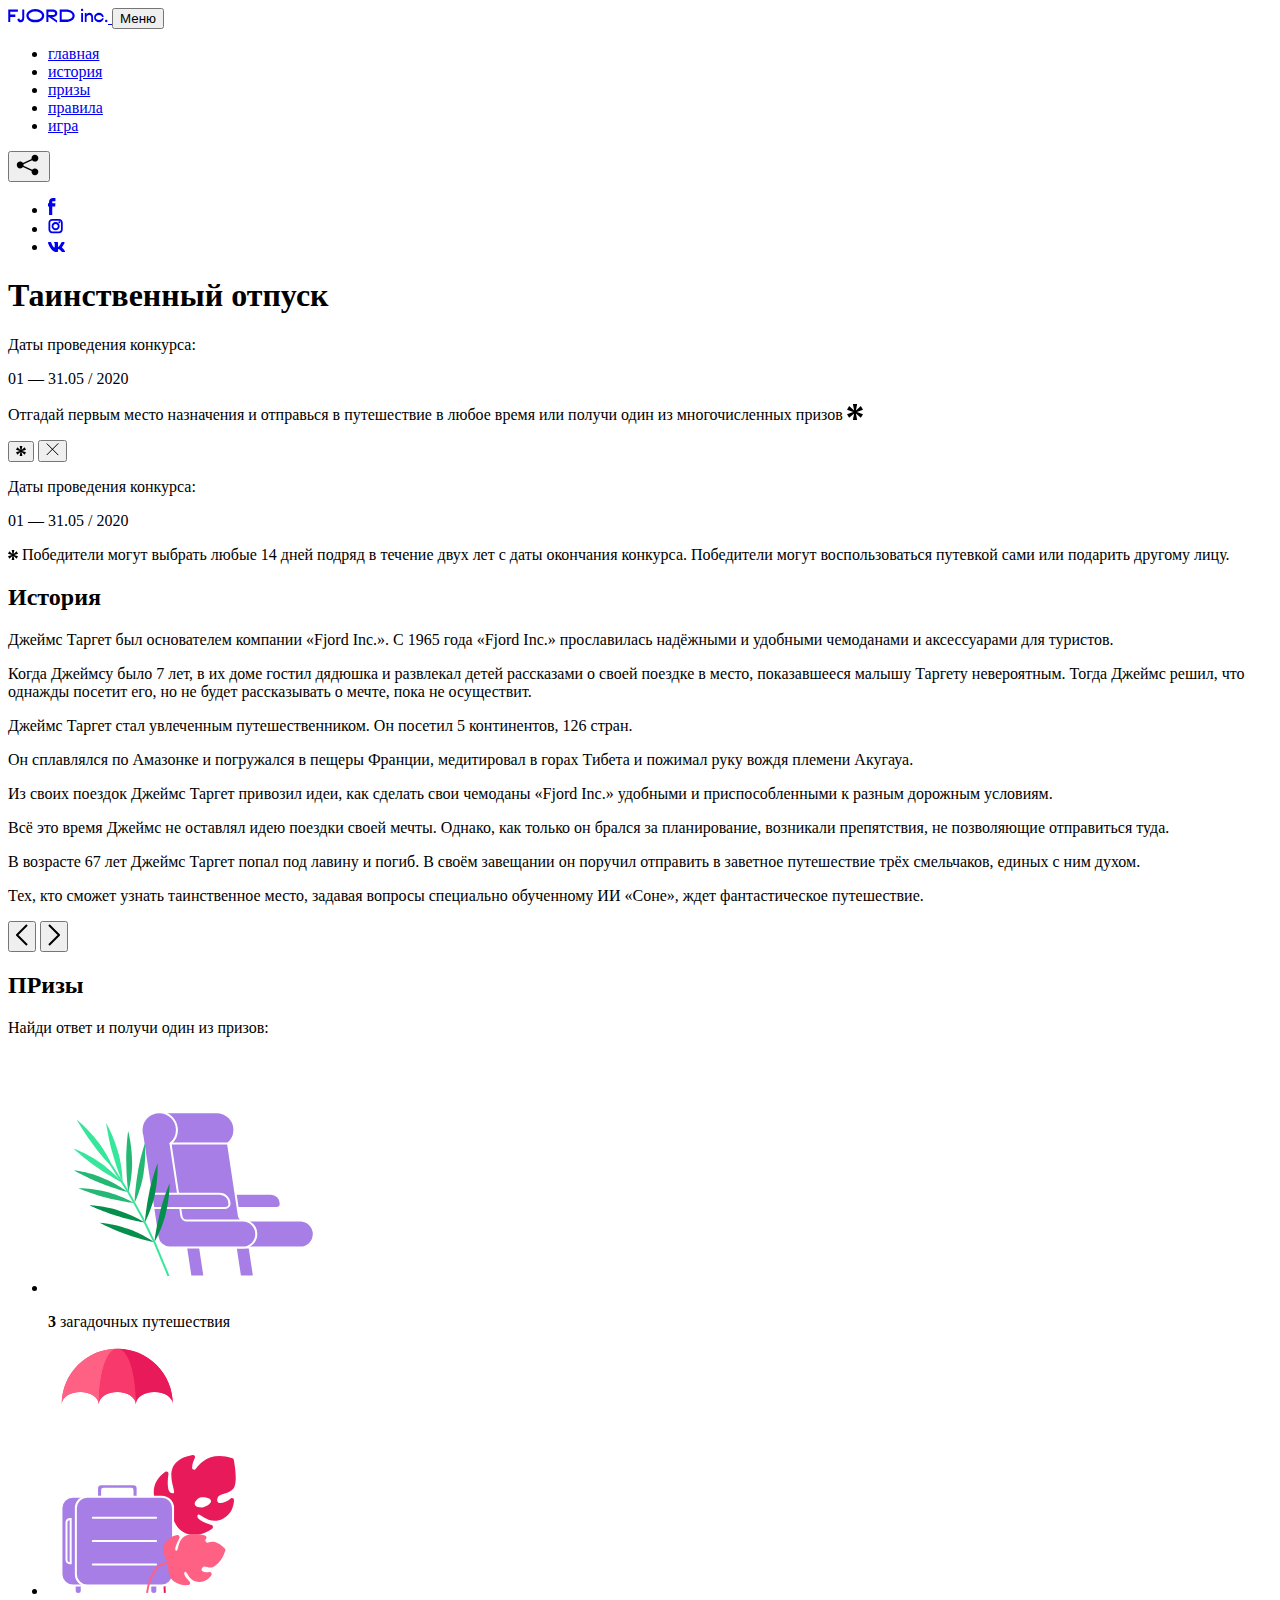
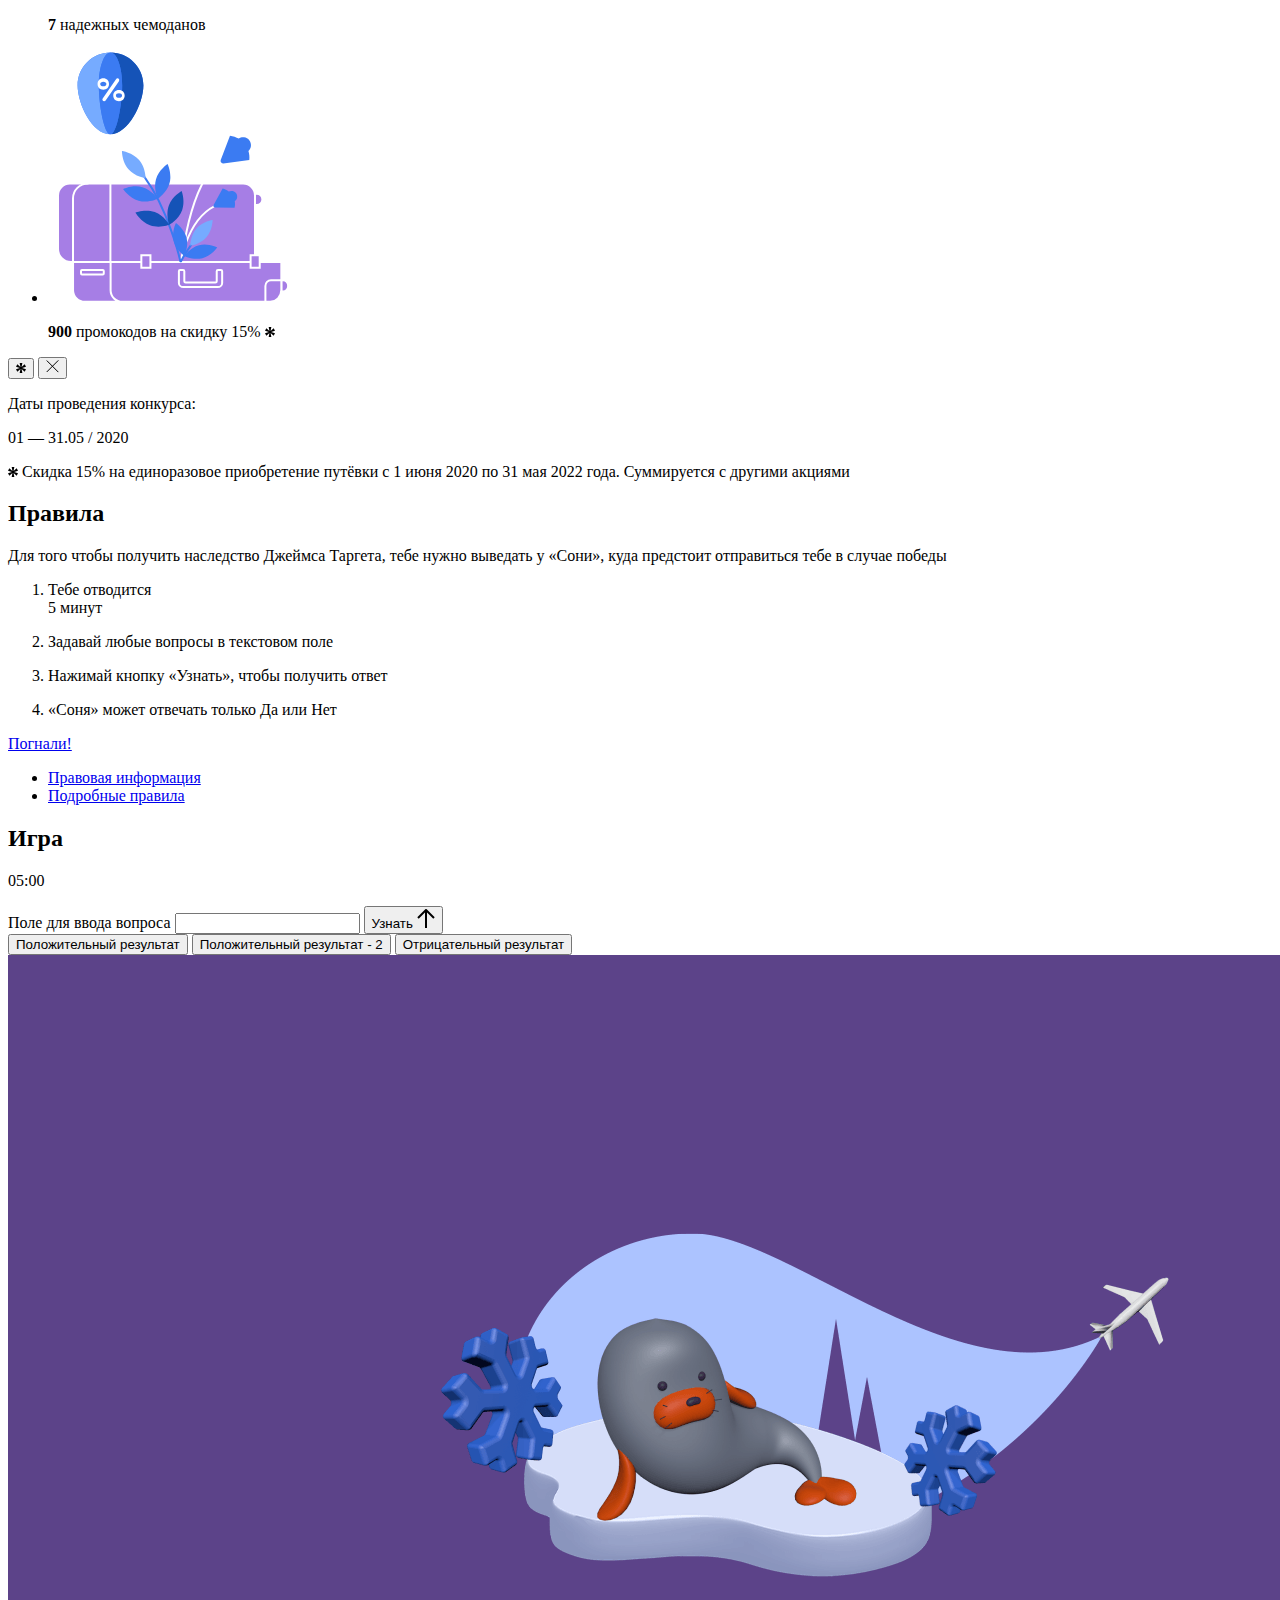
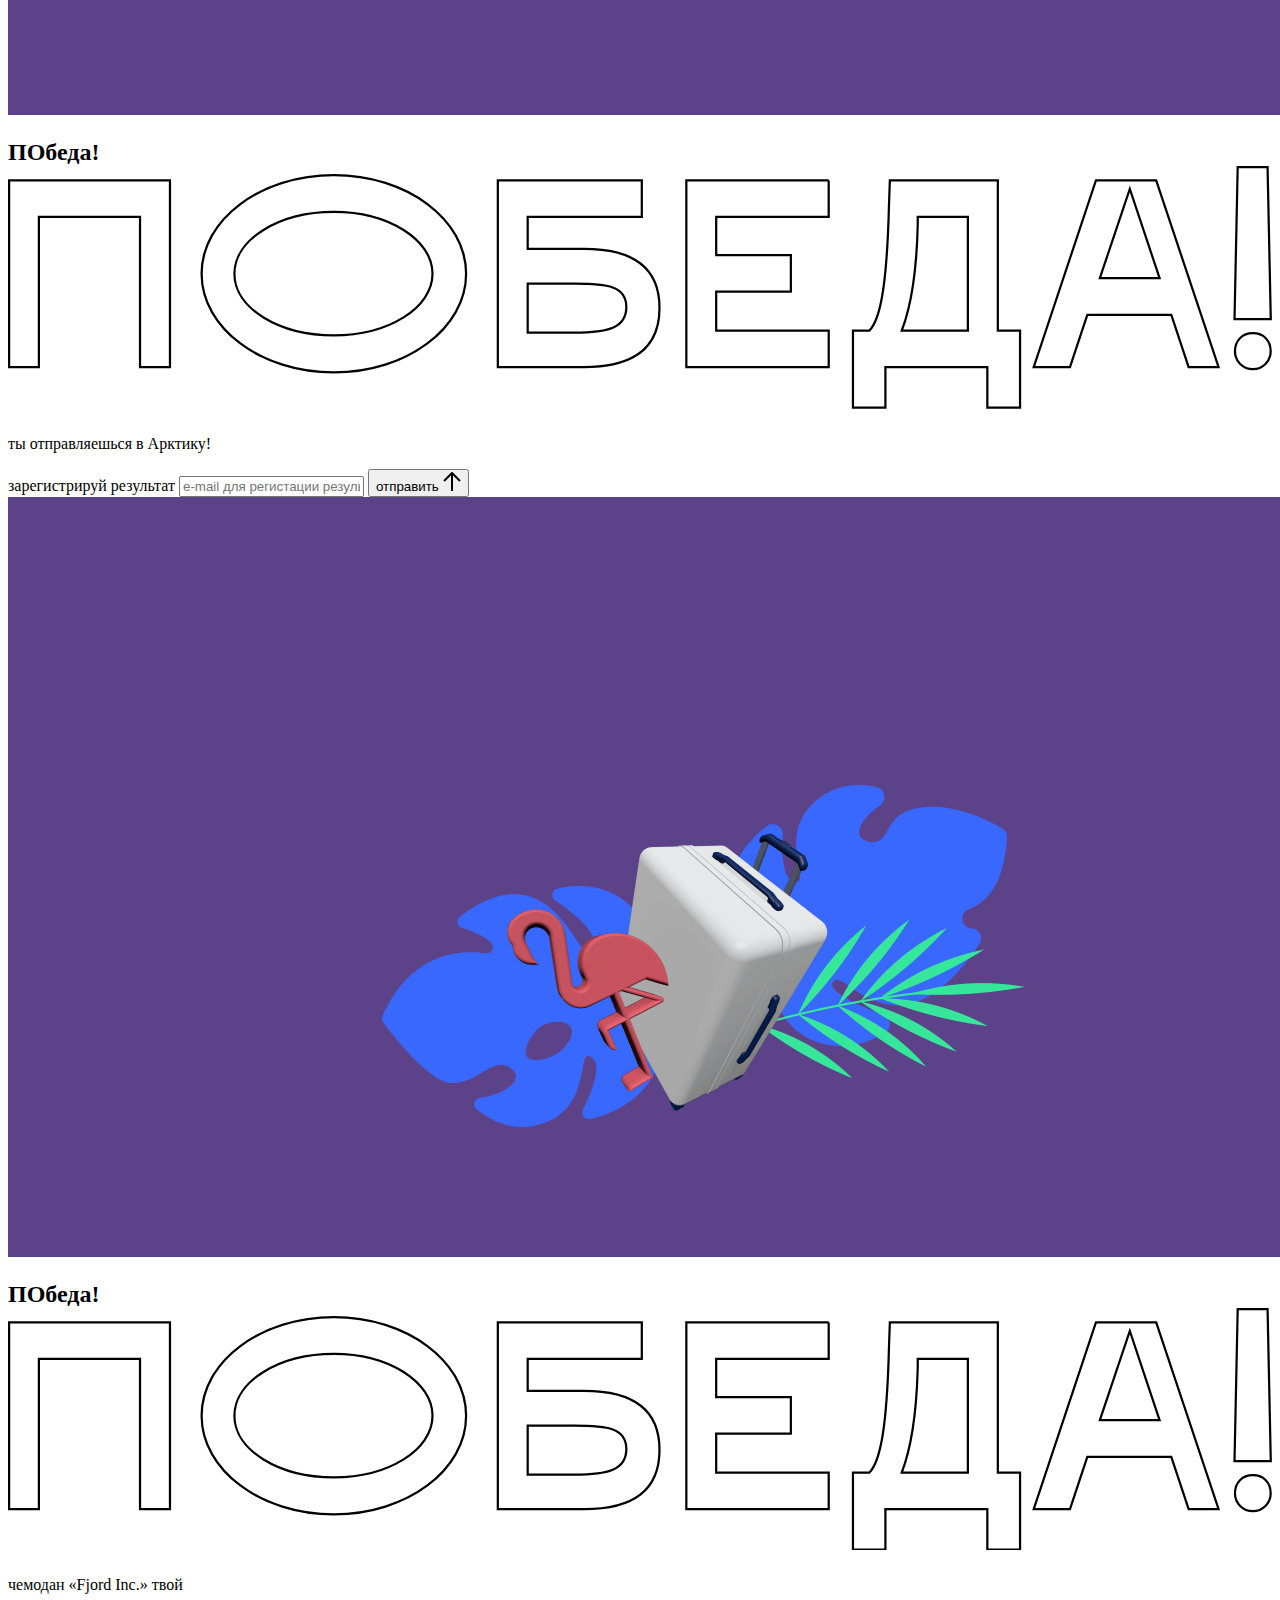
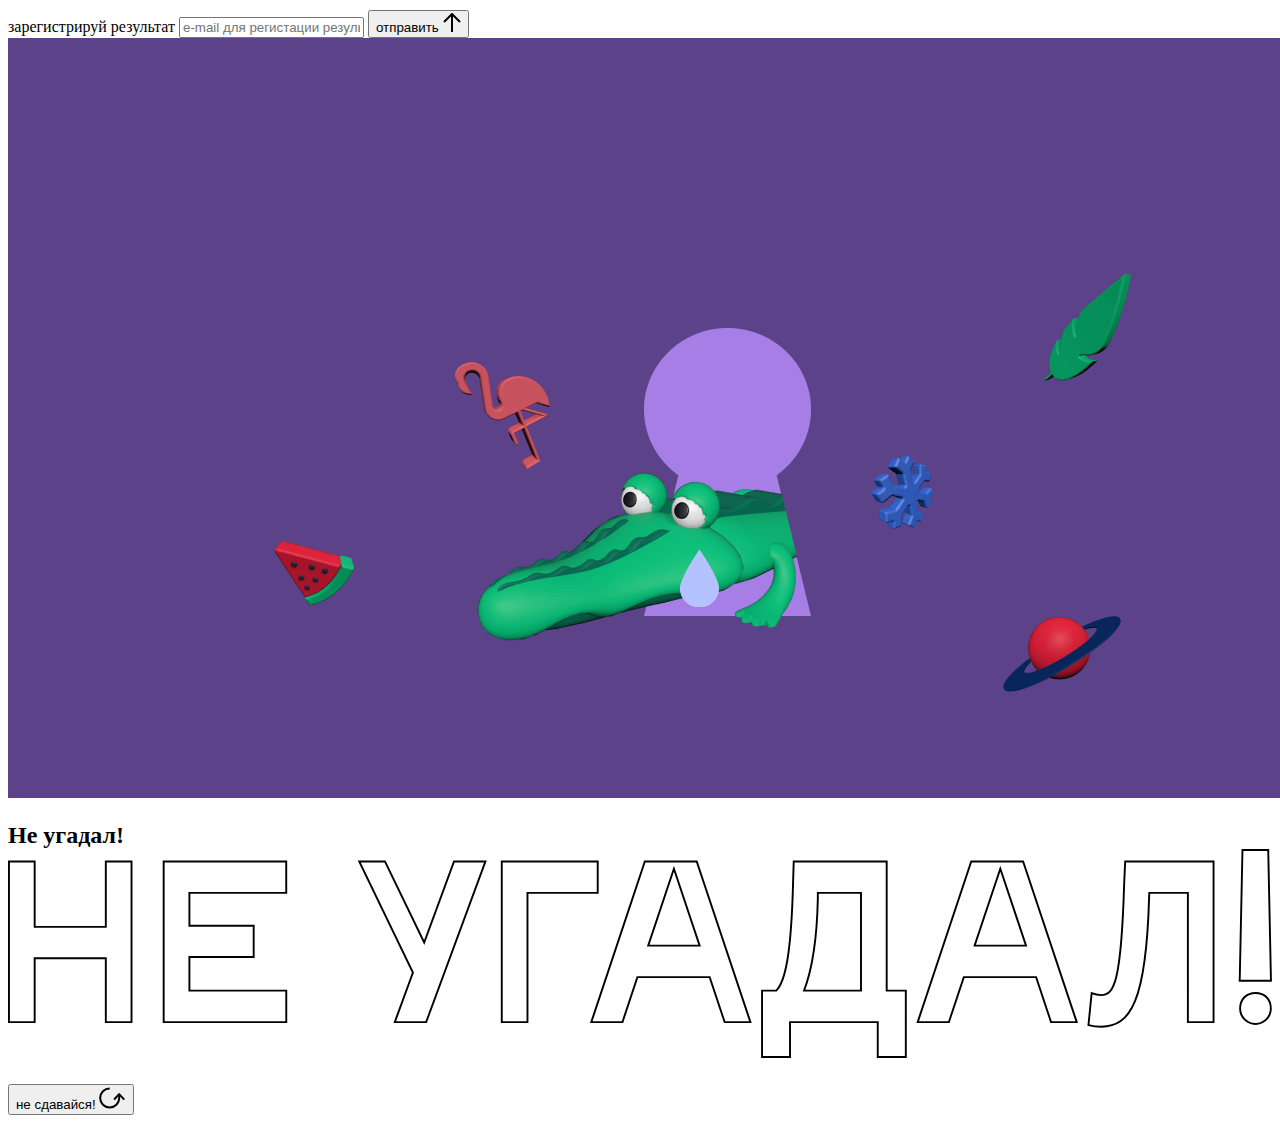
<file: source/index.html>
<!DOCTYPE html>
<html lang="ru">
<head>
  <meta charset="UTF-8">
  <meta name="description" content="">
  <meta name="viewport" content="width=device-width, initial-scale=1.0">
  <meta http-equiv="X-UA-Compatible" content="ie=edge">
  <title>Mysterious Vacation</title>
</head>
<body>
  <header class="page-header js-header">
    <div class="page-header__wrapper">
      <a href="#" class="page-header__logo" aria-label="Перейти на страницу FJORD.Inc">
        <svg width="100" height="15" viewBox="0 0 100 15" fill="none" xmlns="http://www.w3.org/2000/svg">
          <path d="M0.26 1.4V14H2.276V8.906H7.334V6.44H2.276V3.848H9.872V1.4H0.26ZM12.733 14.36C15.127 14.36 16.243 12.65 16.243 9.5V1.4H14.263V8.96C14.263 11.21 13.723 11.876 12.733 11.876C11.833 11.876 11.473 11.3 11.347 10.58L9.36702 10.94C9.63702 13.046 10.663 14.36 12.733 14.36ZM18.3918 7.7C18.3918 11.372 22.3878 14.36 27.3198 14.36C32.2518 14.36 36.2478 11.372 36.2478 7.7C36.2478 4.028 32.2518 1.04 27.3198 1.04C22.3878 1.04 18.3918 4.028 18.3918 7.7ZM20.6058 7.7C20.6058 5.378 23.6118 3.524 27.3198 3.524C30.9918 3.524 33.9798 5.378 33.9798 7.7C33.9798 10.004 30.9918 11.858 27.3198 11.858C23.6118 11.858 20.6058 10.004 20.6058 7.7ZM40.403 14V8.906H40.799L49.079 14.702V12.38L44.039 8.906H44.201C47.999 8.906 49.277 7.304 49.277 5.162C49.277 3.092 47.999 1.4 44.201 1.4H38.387V14H40.403ZM43.535 3.722C45.785 3.722 47.045 4.136 47.045 5.432C47.045 6.764 45.785 7.034 43.535 7.034H40.403V3.722H43.535ZM51.6936 1.382V14H57.8676C62.7456 14 66.7236 11.534 66.7236 7.7C66.7236 3.848 62.7456 1.382 57.8676 1.382H51.6936ZM53.7096 11.624V3.722H57.5436C61.5396 3.722 64.4916 5.018 64.4916 7.7C64.4916 10.238 61.5396 11.624 57.5436 11.624H53.7096ZM73.1832 14.018H74.9832V5H73.1832V14.018ZM72.9132 1.976C72.9132 2.57 73.3992 3.092 74.0832 3.092C74.7492 3.092 75.2352 2.57 75.2352 1.976C75.2352 1.382 74.7672 0.805999 74.0832 0.805999C73.3812 0.805999 72.9132 1.382 72.9132 1.976ZM76.7867 14H78.5687V9.104C78.7487 8.006 79.5947 6.962 81.0887 6.962C82.1147 6.962 83.2667 7.448 83.2667 9.554V14H85.0487V9.014C85.0487 6.152 83.2307 4.73 81.3587 4.73C79.9187 4.73 79.0727 5.558 78.5687 6.854V5H76.7867V14ZM90.9898 14.27C93.5098 14.27 95.3818 12.506 95.7238 10.328H94.0498C93.7258 11.3 92.6998 12.02 90.9898 12.02C88.8478 12.02 87.7678 10.922 87.7678 9.59C87.7678 8.24 88.8478 6.962 90.9898 6.962C92.7538 6.962 93.7978 7.844 94.0858 8.924H95.7418C95.4358 6.71 93.6178 4.73 90.9898 4.73C88.0918 4.73 86.1298 7.124 86.1298 9.59C86.1298 12.074 88.1278 14.27 90.9898 14.27ZM97.0693 12.938C97.0693 13.658 97.5553 14.144 98.2753 14.144C98.9953 14.144 99.4813 13.658 99.4813 12.938C99.4813 12.2 98.9953 11.714 98.2753 11.714C97.5553 11.714 97.0693 12.2 97.0693 12.938Z" fill="currentColor"/>
        </svg>
      </a>
      <button class="page-header__toggler js-menu-toggler" type="button" aria-label="Управление мобильным меню"><span>Меню</span></button>
      <nav class="page-header__nav" >
        <div class="page-header__menu js-menu" id="menu">
          <ul>
            <li>
              <a class="js-menu-link active" href="#top" data-href="top">главная</a>
            </li>
            <li>
              <a class="js-menu-link" href="#story" data-href="story">история</a>
            </li>
            <li>
              <a class="js-menu-link" href="#prizes" data-href="prizes">призы</a>
            </li>
            <li>
              <a class="js-menu-link" href="#rules" data-href="rules">правила</a>
            </li>
            <li>
              <a class="js-menu-link" href="#game" data-href="game">игра</a>
            </li>
          </ul>
        </div>
        <div class="page-header__social">
          <div class="social-block js-social-block">
            <button class="social-block__toggler" aria-label="Управлять блоком с социальными кнопками">
              <svg width="26" height="22" viewBox="0 0 27 22" fill="none" xmlns="http://www.w3.org/2000/svg">
                <path d="M19.6721 7.43664C21.6273 7.43664 23.213 5.85095 23.213 3.89566C23.213 1.94037 21.6273 0.354675 19.6721 0.354675C17.7168 0.354675 16.1311 1.94037 16.1311 3.89566C16.1311 4.19968 16.1728 4.49178 16.2458 4.77345L7.21751 8.95527C6.57519 8.05214 5.52303 7.46049 4.33078 7.46049C2.37549 7.46049 0.789795 9.04618 0.789795 11.0015C0.789795 12.9568 2.37549 14.5425 4.33078 14.5425C5.52303 14.5425 6.57668 13.9508 7.21751 13.0477L16.2458 17.2295C16.1743 17.5112 16.1311 17.8033 16.1311 18.1073C16.1311 20.0626 17.7168 21.6483 19.6721 21.6483C21.6273 21.6483 23.213 20.0626 23.213 18.1073C23.213 16.152 21.6273 14.5663 19.6721 14.5663C18.4798 14.5663 17.4262 15.158 16.7853 16.0611L7.75701 11.8793C7.82854 11.5976 7.87176 11.3055 7.87176 11.0015C7.87176 10.6974 7.83003 10.4053 7.75701 10.1237L16.7853 5.94186C17.4262 6.84499 18.4783 7.43664 19.6721 7.43664Z" fill="currentColor"/>
              </svg>
            </button>
            <ul class="social-block__list">
              <li>
                <a class="social-block__link social-block__link--fb" href="#" aria-label="Мы на Facebook">
                  <svg width="8" height="17" viewBox="0 0 8 17" fill="none" xmlns="http://www.w3.org/2000/svg">
                    <path d="M4.24646 16.9899H1.09275L1.05793 8.49828H0V5.30707H1.05793V3.81124C1.05793 1.42084 2.57654 0 5.21735 0H7.41758V3.18585H5.30841C4.28262 3.18585 4.2478 3.48582 4.2478 4.24914V5.30707H7.42964L7.16716 8.49828H4.2478V16.9899H4.24646Z" fill="currentColor"/>
                  </svg>
                </a>
              </li>
              <li>
                <a class="social-block__link social-block__link--insta" href="#" aria-label="Мы в Instagram">
                  <svg width="15" height="15" viewBox="0 0 15 15" fill="none" xmlns="http://www.w3.org/2000/svg">
                    <path d="M11.0197 0H4.19806C2.14246 0 0.471191 1.66993 0.471191 3.72285V10.5499C0.471191 12.6082 2.14112 14.2727 4.19806 14.2727H11.0197C13.0753 14.2727 14.7466 12.6082 14.7466 10.5499V3.72285C14.7466 1.67127 13.0753 0 11.0197 0ZM11.0197 12.4849H4.19806C3.13076 12.4849 2.26432 11.6158 2.26432 10.5512V3.72419C2.26432 2.65956 3.13076 1.79715 4.19806 1.79715H11.0197C12.087 1.79715 12.9535 2.6609 12.9535 3.72419V10.5512C12.9535 11.6145 12.087 12.4849 11.0197 12.4849Z" fill="currentColor"/>
                    <path d="M7.60887 3.11084C5.38989 3.11084 3.58203 4.9187 3.58203 7.14036C3.58203 9.35532 5.38989 11.1645 7.60887 11.1645C9.83053 11.1645 11.6357 9.35666 11.6357 7.14036C11.6357 4.9187 9.83053 3.11084 7.60887 3.11084ZM7.60887 9.36871C6.37551 9.36871 5.37784 8.37372 5.37784 7.14036C5.37784 5.90699 6.37551 4.90665 7.60887 4.90665C8.83822 4.90665 9.84259 5.90833 9.84259 7.14036C9.84392 8.37238 8.83822 9.36871 7.60887 9.36871Z" fill="currentColor"/>
                    <path d="M11.3573 2.35962C10.8256 2.35962 10.3931 2.79752 10.3931 3.32381C10.3931 3.85546 10.8256 4.29336 11.3573 4.29336C11.8862 4.29336 12.3215 3.85546 12.3215 3.32381C12.3215 2.79752 11.8862 2.35962 11.3573 2.35962Z" fill="currentColor"/>
                  </svg>
                </a>
              </li>
              <li>
                <a class="social-block__link social-block__link--vk" href="#" aria-label="Мы ВКонтакте">
                  <svg width="17" height="10" viewBox="0 0 17 10" fill="none" xmlns="http://www.w3.org/2000/svg">
                    <path d="M14.1234 4.9002C14.1234 4.9002 16.3623 1.72708 16.5866 0.680242C16.6595 0.312285 16.4947 0.103188 16.1069 0.103188C16.1069 0.103188 14.8193 0.103188 14.168 0.103188C13.7235 0.103188 13.5587 0.293278 13.4235 0.579768C13.4235 0.579768 12.3724 2.82553 11.0969 4.24712C10.6861 4.70333 10.4781 4.84318 10.2511 4.84318C10.0646 4.84318 9.98625 4.6911 9.98625 4.27834V0.649016C9.98625 0.147997 9.92545 0.00135496 9.5066 0.00135496H6.39628C6.15578 0.00135496 6.0085 0.134417 6.0085 0.324506C6.0085 0.801084 6.73406 0.908351 6.73406 2.20231V4.87305C6.73406 5.40529 6.70569 5.61575 6.45303 5.61575C5.78016 5.61575 4.19528 3.30618 3.30623 0.678887C3.12923 0.145282 2.93737 0 2.43475 0H0.486409C0.205373 0 0 0.190085 0 0.476576C0 0.991172 0.60666 3.40801 2.99277 6.64358C4.59927 8.8201 6.70569 10 8.60269 10C9.76196 10 10.0416 9.80312 10.0416 9.31432V7.63883C10.0416 7.22607 10.2065 7.04956 10.4429 7.04956C10.7078 7.04956 11.1847 7.13238 12.2805 8.22268C13.5843 9.47862 13.6762 10 14.3896 10H16.5676C16.7919 10 17 9.89273 17 9.52342C17 9.02919 16.3623 8.15343 15.384 7.10659C14.9801 6.56755 14.3302 5.98914 14.1248 5.72301C13.8275 5.40801 13.9154 5.23014 14.1234 4.9002Z" fill="currentColor"/>
                  </svg>
                </a>
              </li>
            </ul>
          </div>
        </div>
      </nav>
    </div>
  </header>

  <main class="page-content">

    <section class="animation-screen"></section>

    <section class="screen screen--hidden screen--intro" id="top">
      <div class="screen__wrapper">
        <div class="intro">
          <h1 class="intro__title">Таинственный отпуск</h1>
          <div class="intro__content">
            <div class="intro__info">
              <p class="intro__label">Даты проведения конкурса:</p>
              <p class="intro__date">01 — 31.05 / 2020</p>
            </div>
            <div class="intro__message">
              <p>
                Отгадай первым место назначения и&nbsp;отправься в&nbsp;путешествие в&nbsp;любое время или получи один из многочисленных призов
                <svg width="16" height="16" viewBox="0 0 10 10" fill="none" xmlns="http://www.w3.org/2000/svg">
                  <path d="M0 6.35337L3.90271 4.99012L0 3.64663L1.34615 1.32374L4.44287 4.01073L3.67364 0H6.34615L5.57692 4.01073L8.65385 1.32374L10 3.64663L6.13405 4.99012L10 6.35337L8.65385 8.65651L5.57692 5.98927L6.34615 10H3.67364L4.44287 5.96952L1.34615 8.65651L0 6.35337Z" fill="currentColor"/>
                </svg>
              </p>
            </div>
          </div>
        </div>
      </div>
      <div class="screen__footer">
        <button class="screen__footer-enlarge js-footer-toggler" type="button" aria-label="Показать сообщение">
          <svg width="10" height="10" viewBox="0 0 10 10" fill="none" xmlns="http://www.w3.org/2000/svg">
            <path d="M0 6.35337L3.90271 4.99012L0 3.64663L1.34615 1.32374L4.44287 4.01073L3.67364 0H6.34615L5.57692 4.01073L8.65385 1.32374L10 3.64663L6.13405 4.99012L10 6.35337L8.65385 8.65651L5.57692 5.98927L6.34615 10H3.67364L4.44287 5.96952L1.34615 8.65651L0 6.35337Z" fill="currentColor"/>
          </svg>
        </button>
        <button class="screen__footer-collapse js-footer-toggler" type="button" aria-label="Скрыть сообщение">
          <svg width="13" height="13" viewBox="0 0 13 13" fill="none" xmlns="http://www.w3.org/2000/svg">
            <line x1="12.3536" y1="0.353553" x2="0.738349" y2="11.9688" stroke="currentColor"/>
            <line x1="0.738319" y1="0.539925" x2="12.3535" y2="12.1551" stroke="currentColor"/>
          </svg>
        </button>
        <div class="screen__footer-wrapper">
          <div class="screen__footer-announce">
            <p class="screen__footer-label">Даты проведения конкурса:</p>
            <p class="screen__footer-date">01 — 31.05 / 2020</p>
          </div>
          <div class="screen__footer-note">
            <p>
              <svg width="10" height="10" viewBox="0 0 10 10" fill="none" xmlns="http://www.w3.org/2000/svg">
                <path d="M0 6.35337L3.90271 4.99012L0 3.64663L1.34615 1.32374L4.44287 4.01073L3.67364 0H6.34615L5.57692 4.01073L8.65385 1.32374L10 3.64663L6.13405 4.99012L10 6.35337L8.65385 8.65651L5.57692 5.98927L6.34615 10H3.67364L4.44287 5.96952L1.34615 8.65651L0 6.35337Z" fill="currentColor"/>
              </svg>
              <span>Победители могут выбрать любые 14 дней подряд в&nbsp;течение двух лет с&nbsp;даты окончания конкурса. Победители могут воспользоваться путевкой сами или подарить другому лицу.</span>
            </p>
          </div>
        </div>
      </div>
    </section>

    <section class="screen screen--hidden screen--story" id="story">

      <div class="slider swiper-container js-slider">

        <div class="swiper-wrapper">

          <div class="slider__item swiper-slide">
            <h2 class="slider__item-title">История</h2>
            <p class="slider__item-text">Джеймс Таргет был основателем компании &laquo;Fjord Inc.&raquo;. С&nbsp;1965 года &laquo;Fjord Inc.&raquo; прославилась надёжными и&nbsp;удобными чемоданами и&nbsp;аксессуарами для туристов.</p>
          </div>

          <div class="slider__item swiper-slide">
            <p class="slider__item-text">Когда Джеймсу было 7&nbsp;лет, в&nbsp;их&nbsp;доме гостил дядюшка и&nbsp;развлекал детей рассказами о&nbsp;своей поездке в&nbsp;место, показавшееся малышу Таргету невероятным. Тогда Джеймс решил, что однажды посетит его, но&nbsp;не&nbsp;будет рассказывать о&nbsp;мечте, пока не&nbsp;осуществит.</p>
          </div>

          <div class="slider__item swiper-slide">
            <p class="slider__item-text">Джеймс Таргет стал увлеченным путешественником. Он&nbsp;посетил 5&nbsp;континентов, 126&nbsp;стран.</p>
          </div>

          <div class="slider__item swiper-slide">
            <p class="slider__item-text">Он&nbsp;сплавлялся по&nbsp;Амазонке и&nbsp;погружался в&nbsp;пещеры Франции, медитировал в&nbsp;горах Тибета и&nbsp;пожимал руку вождя племени Акугауа.</p>
          </div>

          <div class="slider__item swiper-slide">
            <p class="slider__item-text">Из&nbsp;своих поездок Джеймс Таргет привозил идеи, как сделать свои чемоданы &laquo;Fjord Inc.&raquo; удобными и&nbsp;приспособленными к&nbsp;разным дорожным условиям.</p>
          </div>

          <div class="slider__item swiper-slide">
            <p class="slider__item-text">Всё это время Джеймс не&nbsp;оставлял идею поездки своей мечты. Однако, как только он&nbsp;брался за&nbsp;планирование, возникали препятствия, не&nbsp;позволяющие отправиться туда.</p>
          </div>

          <div class="slider__item swiper-slide">
            <p class="slider__item-text">В&nbsp;возрасте 67&nbsp;лет Джеймс Таргет попал под лавину и&nbsp;погиб. В&nbsp;своём завещании он&nbsp;поручил отправить в&nbsp;заветное путешествие трёх смельчаков, единых с&nbsp;ним духом.</p>
          </div>

          <div class="slider__item swiper-slide">
            <p class="slider__item-text">Тех, кто сможет узнать таинственное место, задавая вопросы специально обученному ИИ&nbsp;&laquo;Соне&raquo;, ждет фантастическое путешествие.</p>
          </div>
        </div>
        <div class="slider__controls">
          <button class="slider__control slider__control--prev js-control-prev" type="button" aria-label="Показать предыдущую историю">
            <svg width="12" height="22" viewBox="0 0 12 22" fill="none" xmlns="http://www.w3.org/2000/svg">
              <path d="M11 1L1 11L11 21" stroke="currentColor" stroke-width="2" stroke-linejoin="round"/>
            </svg>
          </button>
          <button class="slider__control slider__control--next js-control-next" type="button" aria-label="Показать следующую историю">
            <svg width="12" height="22" viewBox="0 0 12 22" fill="none" xmlns="http://www.w3.org/2000/svg">
              <path d="M1 1L11 11L1 21" stroke="currentColor" stroke-width="2" stroke-linejoin="round"/>
            </svg>
          </button>
        </div>
        <div class="slider__pagination swiper-pagination"></div>
      </div>
    </section>

    <section class="screen screen--hidden screen--prizes" id="prizes">
      <div class="screen__wrapper">
        <div class="prizes">
          <h2 class="prizes__title">ПРизы</h2>
          <div class="prizes__lead">
            <p>Найди ответ и&nbsp;получи один из&nbsp;призов:</p>
          </div>
          <ul class="prizes__list">
            <li class="prizes__item prizes__item--journeys">
              <div class="prizes__icon">
                <picture>
                  <source srcset="img/prize1-mob.svg" media="(orientation: portrait)">
                  <img src="img/prize1.svg" alt="">
                </picture>
              </div>
              <p class="prizes__desc">
                <b>3</b>
                <span>загадочных путешествия</span>
              </p>
            </li>
            <li class="prizes__item prizes__item--cases">
              <div class="prizes__icon">
                <picture>
                  <source srcset="img/prize2-mob.svg" media="(orientation: portrait)">
                  <img src="img/prize2.svg" alt="">
                </picture>
              </div>
              <p class="prizes__desc">
                <b>7</b>
                <span>надежных чемоданов</span>
              </p>
            </li>
            <li class="prizes__item prizes__item--codes">
              <div class="prizes__icon">
                <picture>
                  <source srcset="img/prize3-mob.svg" media="(orientation: portrait)">
                  <img src="img/prize3.svg" alt="">
                </picture>
              </div>
              <p class="prizes__desc">
                <b>900</b>
                <span>
                  промокодов на&nbsp;скидку 15%
                  <svg width="10" height="10" viewBox="0 0 10 10" fill="none" xmlns="http://www.w3.org/2000/svg">
                    <path d="M0 6.35337L3.90271 4.99012L0 3.64663L1.34615 1.32374L4.44287 4.01073L3.67364 0H6.34615L5.57692 4.01073L8.65385 1.32374L10 3.64663L6.13405 4.99012L10 6.35337L8.65385 8.65651L5.57692 5.98927L6.34615 10H3.67364L4.44287 5.96952L1.34615 8.65651L0 6.35337Z" fill="currentColor"/>
                  </svg>
                </span>
              </p>
            </li>
          </ul>
        </div>
      </div>
      <div class="screen__footer js-footer">
        <button class="screen__footer-enlarge js-footer-toggler" type="button" aria-label="Показать сообщение">
          <svg width="10" height="10" viewBox="0 0 10 10" fill="none" xmlns="http://www.w3.org/2000/svg">
            <path d="M0 6.35337L3.90271 4.99012L0 3.64663L1.34615 1.32374L4.44287 4.01073L3.67364 0H6.34615L5.57692 4.01073L8.65385 1.32374L10 3.64663L6.13405 4.99012L10 6.35337L8.65385 8.65651L5.57692 5.98927L6.34615 10H3.67364L4.44287 5.96952L1.34615 8.65651L0 6.35337Z" fill="currentColor"/>
          </svg>
        </button>
        <button class="screen__footer-collapse js-footer-toggler" type="button" aria-label="Скрыть сообщение">
          <svg width="13" height="13" viewBox="0 0 13 13" fill="none" xmlns="http://www.w3.org/2000/svg">
            <line x1="12.3536" y1="0.353553" x2="0.738349" y2="11.9688" stroke="currentColor"/>
            <line x1="0.738319" y1="0.539925" x2="12.3535" y2="12.1551" stroke="currentColor"/>
          </svg>
        </button>
        <div class="screen__footer-wrapper">
          <div class="screen__footer-announce">
            <p class="screen__footer-label">Даты проведения конкурса:</p>
            <p class="screen__footer-date">01 — 31.05 / 2020</p>
          </div>
          <div class="screen__footer-note">
            <p>
              <svg width="10" height="10" viewBox="0 0 10 10" fill="none" xmlns="http://www.w3.org/2000/svg">
                <path d="M0 6.35337L3.90271 4.99012L0 3.64663L1.34615 1.32374L4.44287 4.01073L3.67364 0H6.34615L5.57692 4.01073L8.65385 1.32374L10 3.64663L6.13405 4.99012L10 6.35337L8.65385 8.65651L5.57692 5.98927L6.34615 10H3.67364L4.44287 5.96952L1.34615 8.65651L0 6.35337Z" fill="currentColor"/>
              </svg>
              <span>Скидка&nbsp;15% на&nbsp;единоразовое приобретение путёвки с&nbsp;1&nbsp;июня 2020 по&nbsp;31&nbsp;мая 2022&nbsp;года. Суммируется с&nbsp;другими акциями</span>
            </p>
          </div>
        </div>
      </div>
    </section>

    <section class="screen screen--hidden screen--rules" id="rules">
      <div class="screen__wrapper">
        <div class="rules">
          <h2 class="rules__title">Правила</h2>
          <div class="rules__lead">
            <p>Для того чтобы получить наследство Джеймса Таргета, тебе нужно выведать у&nbsp;&laquo;Сони&raquo;, куда предстоит отправиться тебе в&nbsp;случае победы</p>
          </div>
          <ol class="rules__list">
            <li class="rules__item">
              <p>Тебе отводится <br>5&nbsp;минут</p>
            </li>
            <li class="rules__item">
              <p>Задавай любые вопросы в&nbsp;текстовом поле</p>
            </li>
            <li class="rules__item">
              <p>Нажимай кнопку &laquo;Узнать&raquo;, чтобы получить ответ</p>
            </li>
            <li class="rules__item">
              <p>&laquo;Соня&raquo; может отвечать только&nbsp;Да или Нет</p>
            </li>
          </ol>
          <a href="#game" class="rules__link btn">Погнали!</a>
        </div>
      </div>
      <div class="screen__disclaimer">
        <div class="disclaimer">
          <ul>
            <li>
              <a href="#">Правовая информация</a>
            </li>
            <li>
              <a href="#">Подробные правила</a>
            </li>
          </ul>
        </div>
      </div>
    </section>

    <section class="screen screen--hidden screen--game" id="game">
      <div class="screen__wrapper">
        <div class="game">
          <div class="game__header">
            <h2 class="game__title">Игра</h2>
            <div class="game__counter">
              <span>05</span>:<span>00</span>
            </div>
          </div>
          <div class="game__body">
            <div class="chat">
              <div class="chat__body js-chat">
                <ul class="chat__list" id="messages"></ul>
              </div>
              <div class="chat__footer">
                <form action="#" method="post" class="form" id="message-form">
                  <label for="message-field" class="visually-hidden">Поле для ввода вопроса</label>
                  <input type="text" class="form__field" id="message-field">
                  <button class="form__button btn">
                    Узнать
                    <svg width="18" height="19" viewBox="0 0 18 19" fill="none" xmlns="http://www.w3.org/2000/svg">
                      <path stroke="currentColor" stroke-width="2" d="M9 19V1"/>
                      <path d="M1 9l8-8 8 8" stroke="currentColor" stroke-width="2" stroke-linejoin="round"/>
                    </svg>
                  </button>
                </form>
              </div>
            </div>
          </div>
          <!-- временные кнопки для показа результата -->
          <div class="game__buttons">
            <button class="game__button btn js-show-result" type="button" data-target="result">Положительный результат</button>
            <button class="game__button btn js-show-result" type="button" data-target="result2">Положительный результат - 2</button>
            <button class="game__button btn js-show-result" type="button" data-target="result3">Отрицательный результат</button>
          </div>
        </div>
      </div>
    </section>

    <section class="screen screen--hidden screen--result" id="result">
      <div class="screen__wrapper">
        <div class="result result--trip">
          <div class="result__image">
            <picture>
              <source srcset="img/result1-mob.png 1x, img/result1-mob@2x.png 2x" media="(max-width: 768px) and (orientation: portrait)">
              <img src="img/result1.png" srcset="img/result1@2x.png 2x" alt="">
            </picture>
          </div>
          <h2 class="result__title">
            <span class="visually-hidden">ПОбеда!</span>
            <svg xmlns="http://www.w3.org/2000/svg" viewBox="0 0 568.85 109.24">
              <path d="M16,24.44V92H2.6V8H75V92H61.52V24.44H16Z" transform="translate(-2.1 -1.5)" fill="none" stroke="currentColor"/>
              <path
                d="M148.76,5.6c32.88,0,59.52,19.92,59.52,44.4s-26.64,44.4-59.52,44.4S89.24,74.48,89.24,50,115.88,5.6,148.76,5.6Zm0,72.12c24.48,0,44.4-12.36,44.4-27.72s-19.92-27.84-44.4-27.84C124,22.16,104,34.52,104,50S124,77.72,148.76,77.72Z"
                transform="translate(-2.1 -1.5)" fill="none" stroke="currentColor"/>
              <path
                d="M287.36,8V24.44H236v14.4h25.32c25.44,0,34,11.16,34,26.52,0,15.6-8.52,26.64-34,26.64H222.56V8h64.8ZM256.88,76.52c15.12,0,23.52-2,23.52-11.52S272,54.44,256.88,54.44H236V76.52h20.88Z"
                transform="translate(-2.1 -1.5)" fill="none" stroke="currentColor"/>
              <path d="M371.47,8V24.44H320.84V41.6h33.6V58h-33.6V75.56h50.64V92H307.4V8h64.08Z" transform="translate(-2.1 -1.5)"
                    fill="none" stroke="currentColor"/>
              <path
                d="M382.39,110.24V75.56h7.44c4.56-4.68,7.8-18.36,8.76-56L399,8h48.6V75.56h10v34.68H442.87V92H397v18.24H382.39Zm51.72-34.68V24.44H411.55v3.12c-0.48,22.44-3.24,37.68-7.2,48h29.76Z"
                transform="translate(-2.1 -1.5)" fill="none" stroke="currentColor"/>
              <path
                d="M463.75,92l28-84h27.12l28.08,84H533.47l-7.8-23.52h-37.8L480.07,92H463.75Zm56.64-40L507,11.84,493.51,52h26.88Z"
                transform="translate(-2.1 -1.5)" fill="none" stroke="currentColor"/>
              <path
                d="M554.12,70.4L555.55,2H569l1.44,68.4H554.12Zm8.28,6.36c4.8,0,8,3.24,8,8.16a8,8,0,1,1-16.08,0C554.35,80,557.59,76.76,562.39,76.76Z"
                transform="translate(-2.1 -1.5)" fill="none" stroke="currentColor"/>
            </svg>
          </h2>
          <div class="result__text">
            <p>ты&nbsp;отправляешься в&nbsp;Арктику!</p>
          </div>
          <div class="result__form">
            <form action="#" method="post" class="form form--result">
              <label for="email-field" class="form__label">зарегистрируй результат</label>
              <input type="email" class="form__field" id="email-field" placeholder="e-mail для регистации результата и получения приза" required>
              <button class="form__button btn">
                отправить
                <svg width="18" height="19" viewBox="0 0 18 19" fill="none" xmlns="http://www.w3.org/2000/svg">
                  <path stroke="currentColor" stroke-width="2" d="M9 19V1"/>
                  <path d="M1 9l8-8 8 8" stroke="currentColor" stroke-width="2" stroke-linejoin="round"/>
                </svg>
              </button>
            </form>
          </div>
        </div>
      </div>
    </section>

    <section class="screen screen--hidden screen--result" id="result2">
      <div class="screen__wrapper">
        <div class="result result--prize">
          <div class="result__image">
            <picture>
              <source srcset="img/result2-mob.png 1x, img/result2-mob@2x.png 2x" media="(max-width: 768px) and (orientation: portrait)">
              <img src="img/result2.png" srcset="img/result2@2x.png 2x" alt="">
            </picture>
          </div>
          <h2 class="result__title">
            <span class="visually-hidden">ПОбеда!</span>
            <svg xmlns="http://www.w3.org/2000/svg" viewBox="0 0 568.85 109.24">
              <path d="M16,24.44V92H2.6V8H75V92H61.52V24.44H16Z" transform="translate(-2.1 -1.5)" fill="none" stroke="currentColor"/>
              <path
                d="M148.76,5.6c32.88,0,59.52,19.92,59.52,44.4s-26.64,44.4-59.52,44.4S89.24,74.48,89.24,50,115.88,5.6,148.76,5.6Zm0,72.12c24.48,0,44.4-12.36,44.4-27.72s-19.92-27.84-44.4-27.84C124,22.16,104,34.52,104,50S124,77.72,148.76,77.72Z"
                transform="translate(-2.1 -1.5)" fill="none" stroke="currentColor"/>
              <path
                d="M287.36,8V24.44H236v14.4h25.32c25.44,0,34,11.16,34,26.52,0,15.6-8.52,26.64-34,26.64H222.56V8h64.8ZM256.88,76.52c15.12,0,23.52-2,23.52-11.52S272,54.44,256.88,54.44H236V76.52h20.88Z"
                transform="translate(-2.1 -1.5)" fill="none" stroke="currentColor"/>
              <path d="M371.47,8V24.44H320.84V41.6h33.6V58h-33.6V75.56h50.64V92H307.4V8h64.08Z" transform="translate(-2.1 -1.5)"
                    fill="none" stroke="currentColor"/>
              <path
                d="M382.39,110.24V75.56h7.44c4.56-4.68,7.8-18.36,8.76-56L399,8h48.6V75.56h10v34.68H442.87V92H397v18.24H382.39Zm51.72-34.68V24.44H411.55v3.12c-0.48,22.44-3.24,37.68-7.2,48h29.76Z"
                transform="translate(-2.1 -1.5)" fill="none" stroke="currentColor"/>
              <path
                d="M463.75,92l28-84h27.12l28.08,84H533.47l-7.8-23.52h-37.8L480.07,92H463.75Zm56.64-40L507,11.84,493.51,52h26.88Z"
                transform="translate(-2.1 -1.5)" fill="none" stroke="currentColor"/>
              <path
                d="M554.12,70.4L555.55,2H569l1.44,68.4H554.12Zm8.28,6.36c4.8,0,8,3.24,8,8.16a8,8,0,1,1-16.08,0C554.35,80,557.59,76.76,562.39,76.76Z"
                transform="translate(-2.1 -1.5)" fill="none" stroke="currentColor"/>
            </svg>
          </h2>
          <div class="result__text">
            <p>чемодан &laquo;Fjord&nbsp;Inc.&raquo;&nbsp;твой</p>
          </div>
          <div class="result__form">
            <form action="#" method="post" class="form form--result">
              <label for="email-field2" class="form__label">зарегистрируй результат</label>
              <input type="email" class="form__field" id="email-field2" placeholder="e-mail для регистации результата и получения приза" required>
              <button class="form__button btn">
                отправить
                <svg width="18" height="19" viewBox="0 0 18 19" fill="none" xmlns="http://www.w3.org/2000/svg">
                  <path stroke="currentColor" stroke-width="2" d="M9 19V1"/>
                  <path d="M1 9l8-8 8 8" stroke="currentColor" stroke-width="2" stroke-linejoin="round"/>
                </svg>
              </button>
            </form>
          </div>
        </div>
      </div>
    </section>

    <section class="screen screen--hidden screen--result" id="result3">
      <div class="screen__wrapper">
        <div class="result result--negative">
          <div class="result__image">
            <picture>
              <source srcset="img/result3-mob.png 1x, img/result3-mob@2x.png 2x" media="(max-width: 768px) and (orientation: portrait)">
              <img src="img/result3.png" srcset="img/result3@2x.png 2x" alt="">
            </picture>
          </div>
          <h2 class="result__title">
            <span class="visually-hidden">Не угадал!</span>
            <svg xmlns="http://www.w3.org/2000/svg" viewBox="0 0 660.77 109.24">
              <path d="M2.66,92V8H16.1V42.2H53.3V8H66.74V92H53.3V58.64H16.1V92H2.66Z" transform="translate(-2.16 -1.5)"
                    fill="none" stroke="currentColor"/>
              <path d="M147.62,8V24.44H97V41.6h33.6V58H97V75.56h50.64V92H83.54V8h64.08Z" transform="translate(-2.16 -1.5)"
                    fill="none" stroke="currentColor"/>
              <path d="M199.22,8l20.52,42.36L235.34,8h16.44l-31,84H204.38l9.48-25.92L185.78,8h13.44Z"
                    transform="translate(-2.16 -1.5)" fill="none" stroke="currentColor"/>
              <path d="M273.74,24.44V92H260.3V8h50.16V24.44H273.74Z" transform="translate(-2.16 -1.5)" fill="none"
                    stroke="currentColor"/>
              <path
                d="M307.1,92l28-84h27.12l28.08,84H376.82L369,68.48h-37.8L323.42,92H307.1Zm56.64-40L350.3,11.84,336.86,52h26.88Z"
                transform="translate(-2.16 -1.5)" fill="none" stroke="currentColor"/>
              <path
                d="M396.38,110.24V75.56h7.44c4.56-4.68,7.8-18.36,8.76-56L412.94,8h48.6V75.56h10v34.68H456.86V92H411v18.24H396.38ZM448.1,75.56V24.44H425.54v3.12c-0.48,22.44-3.24,37.68-7.2,48H448.1Z"
                transform="translate(-2.16 -1.5)" fill="none" stroke="currentColor"/>
              <path
                d="M477.74,92l28-84h27.12L560.9,92H547.46l-7.8-23.52h-37.8L494.06,92H477.74Zm56.64-40-13.44-40.2L507.5,52h26.88Z"
                transform="translate(-2.16 -1.5)" fill="none" stroke="currentColor"/>
              <path
                d="M568.7,76.88a13.77,13.77,0,0,0,5,1c6.6,0,10.44-6.24,12-58.32L586.22,8h46.2V92H619V24.44H598.82l-0.12,3.12C597.14,81,589,94.4,573.74,94.4a28.55,28.55,0,0,1-6.72-.84Z"
                transform="translate(-2.16 -1.5)" fill="none" stroke="currentColor"/>
              <path
                d="M646.1,70.4L647.54,2H661l1.44,68.4H646.1Zm8.28,6.36c4.8,0,8,3.24,8,8.16a8,8,0,0,1-16.08,0C646.34,80,649.58,76.76,654.38,76.76Z"
                transform="translate(-2.16 -1.5)" fill="none" stroke="currentColor"/>
            </svg>
          </h2>
          <button class="result__button js-play" type="button">
            не сдавайся!
            <span>
              <svg width="27" height="22" viewBox="0 0 27 22" fill="none" xmlns="http://www.w3.org/2000/svg">
                <path d="M10.6899 1.47998C5.42992 1.47998 1.16992 5.73998 1.16992 11C1.16992 16.26 5.42992 20.52 10.6899 20.52C15.9499 20.52 20.2099 16.26 20.2099 11V7.13998" stroke="currentColor" stroke-width="2" stroke-miterlimit="10"/>
                <path d="M15.1099 12.5099L20.1499 7.13989L25.3099 12.6299" stroke="currentColor" stroke-width="2" stroke-miterlimit="10" stroke-linejoin="round"/>
              </svg>
            </span>
          </button>
        </div>
      </div>
    </section>

  </main>

</body>
</html>
</file>
